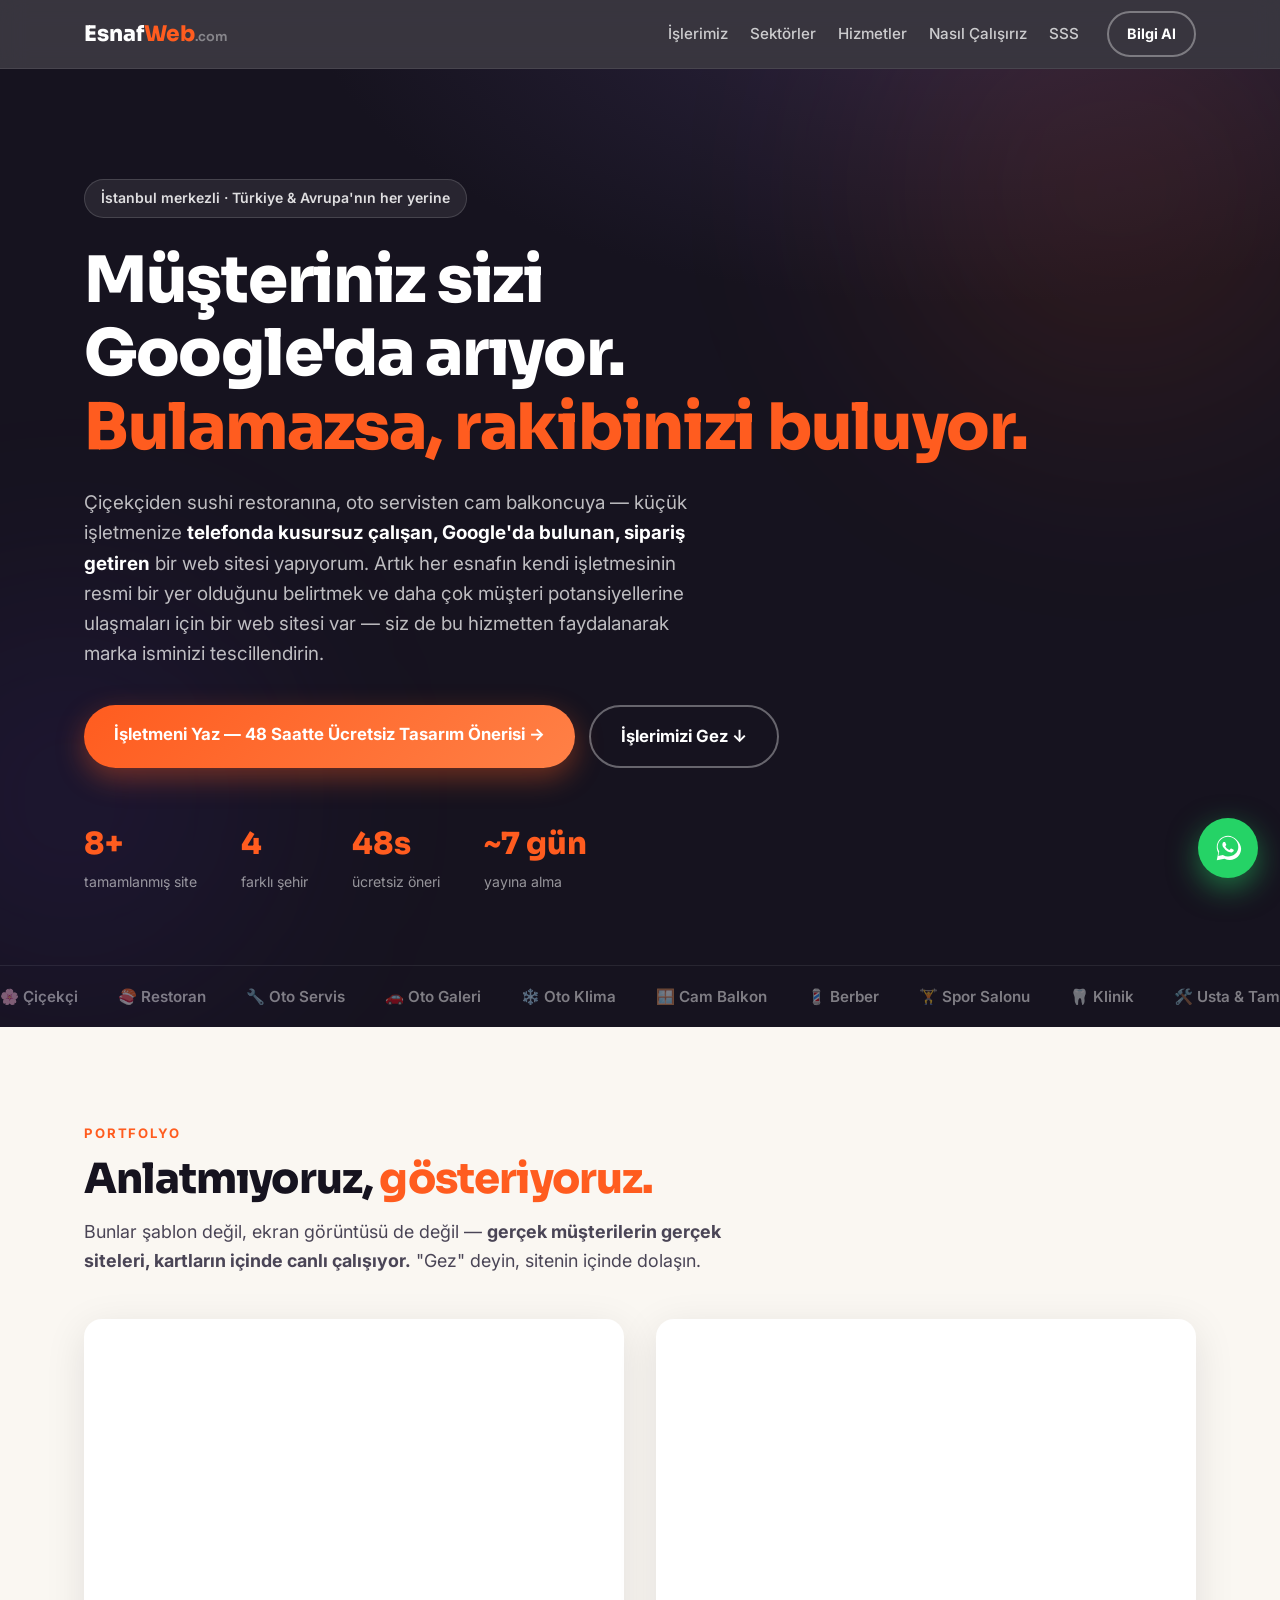
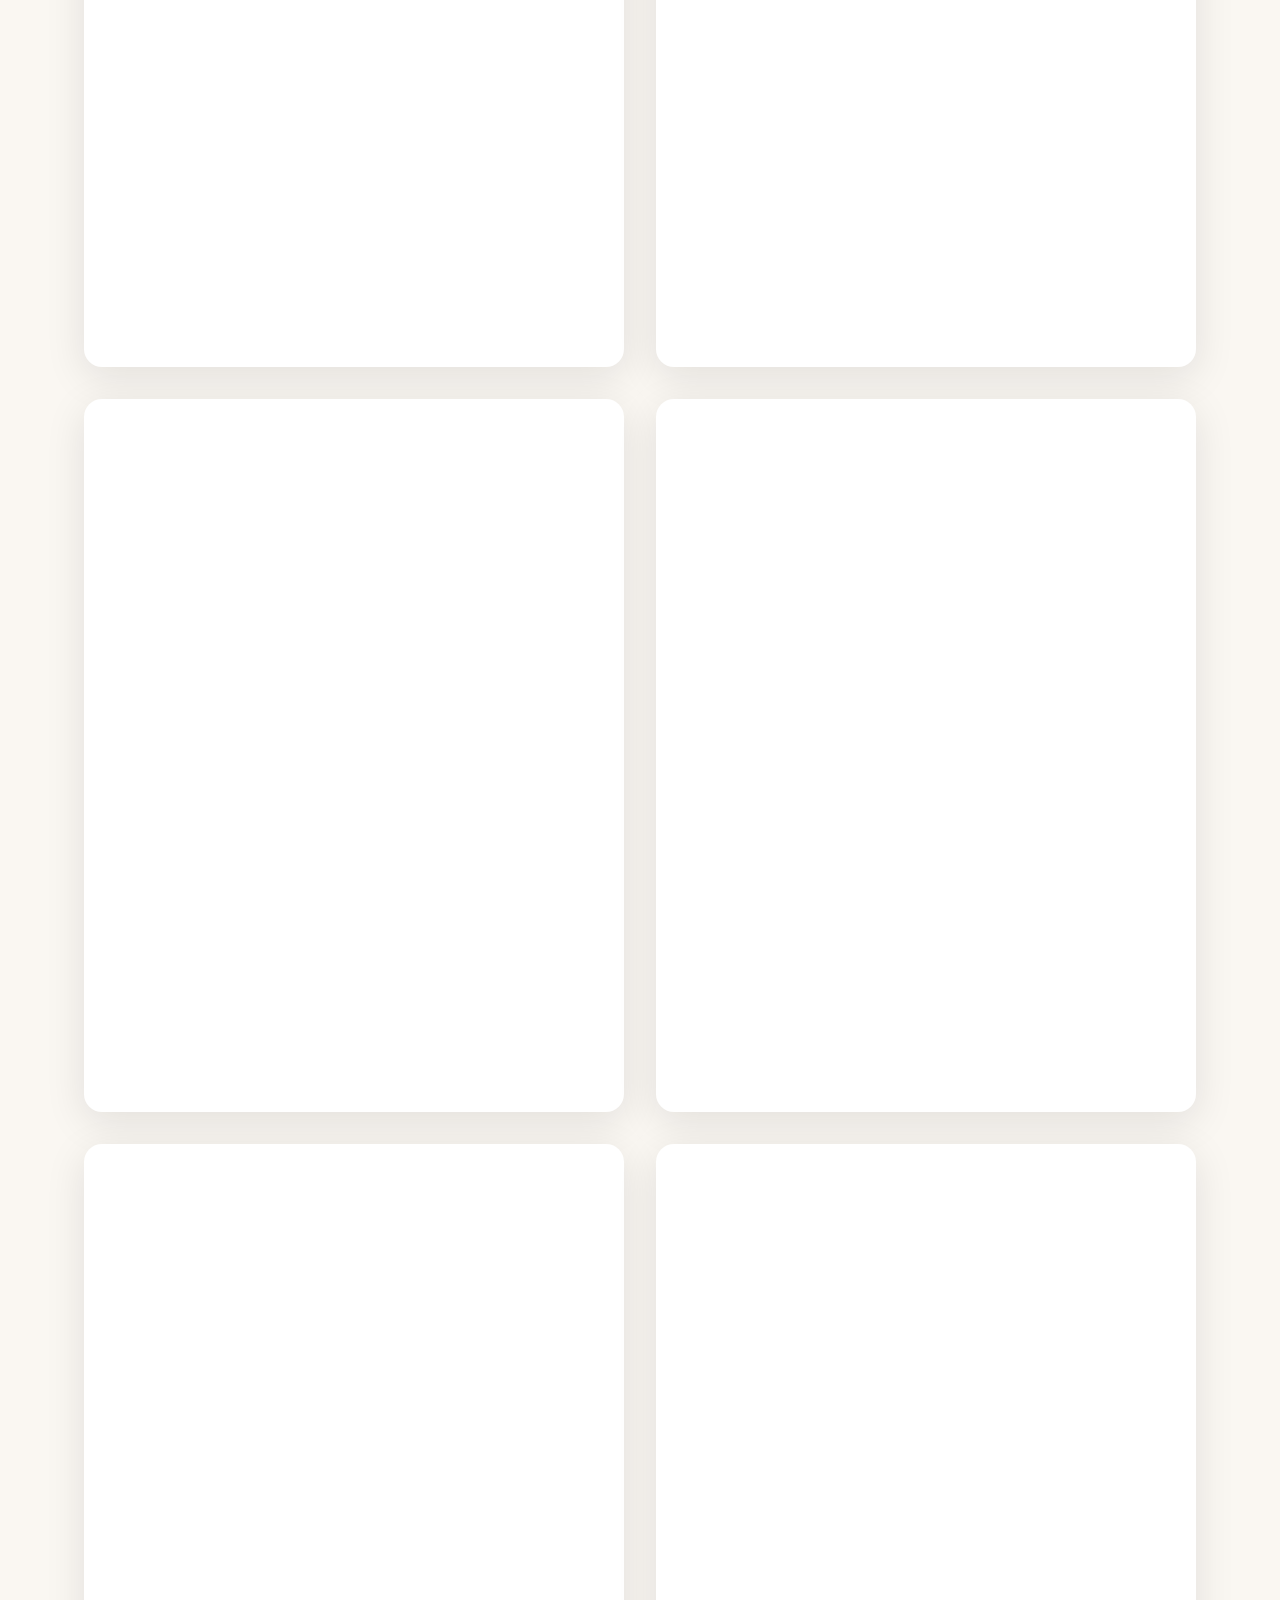
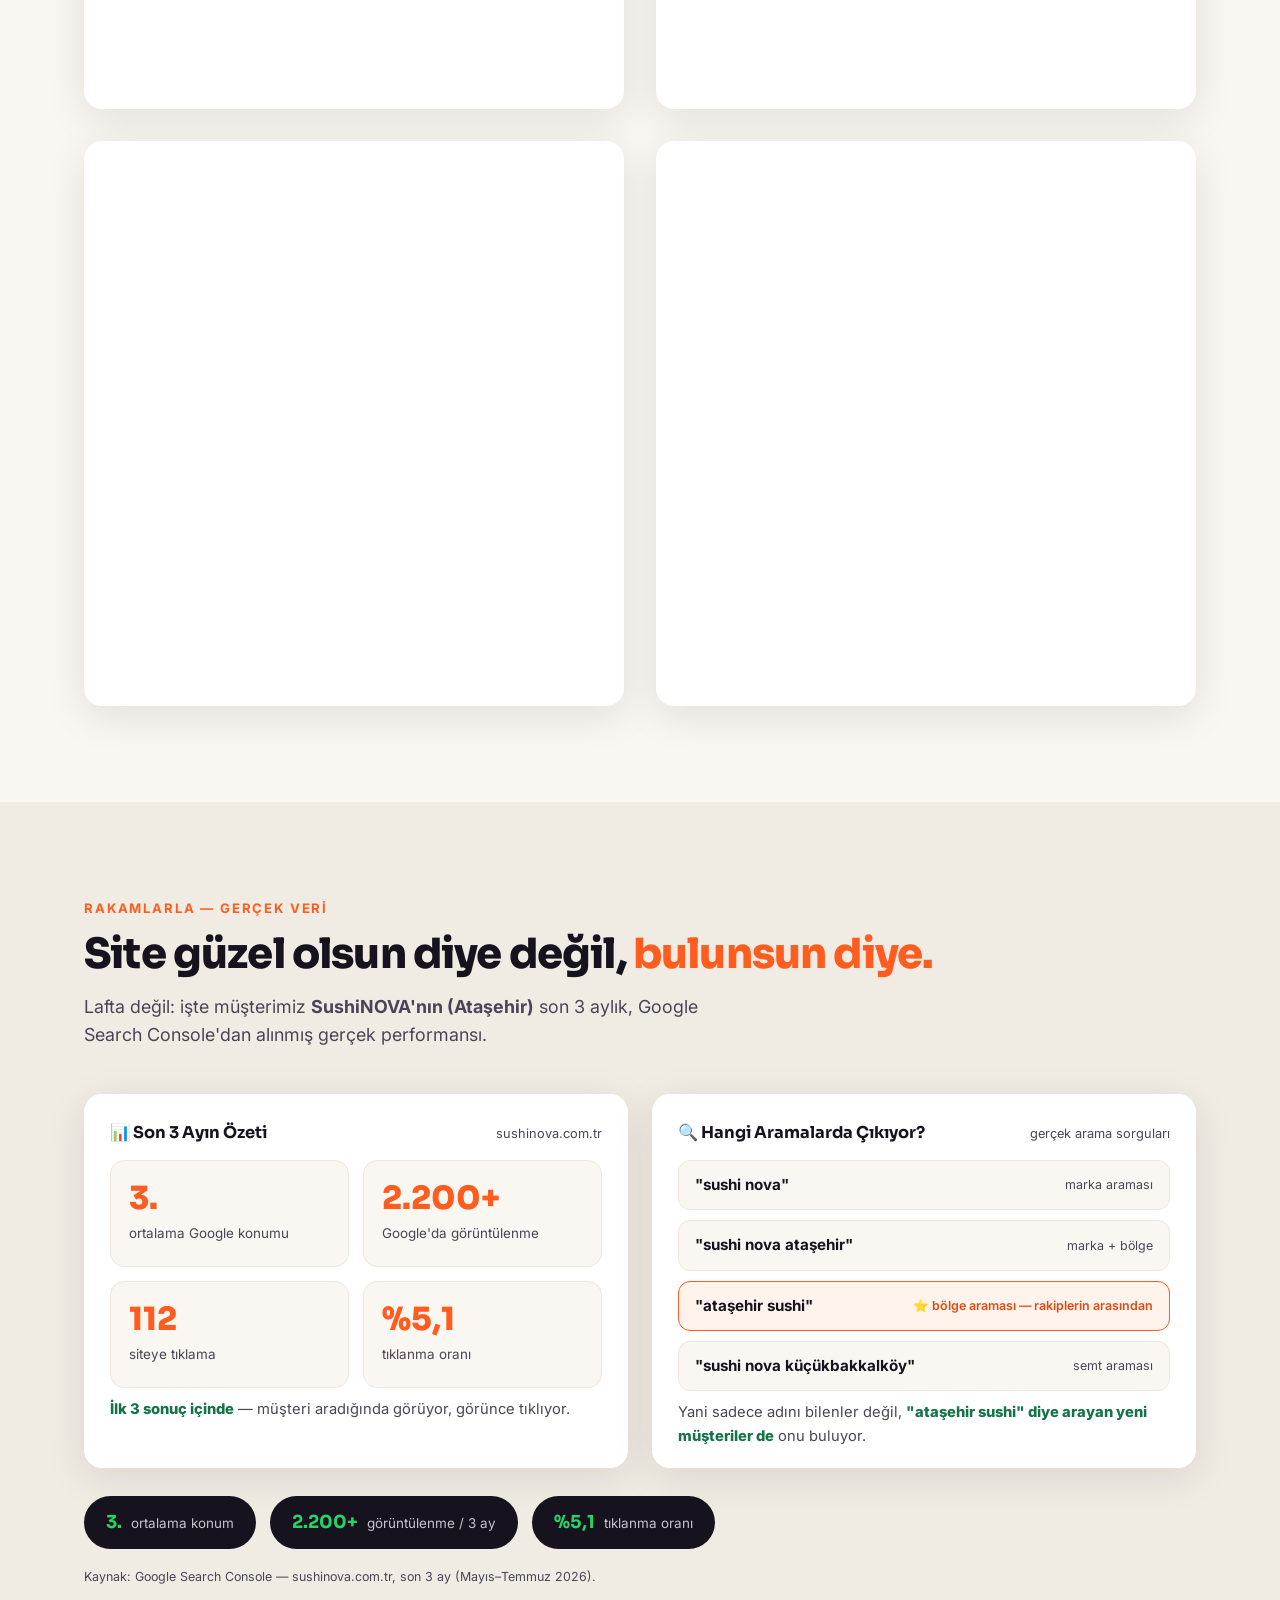
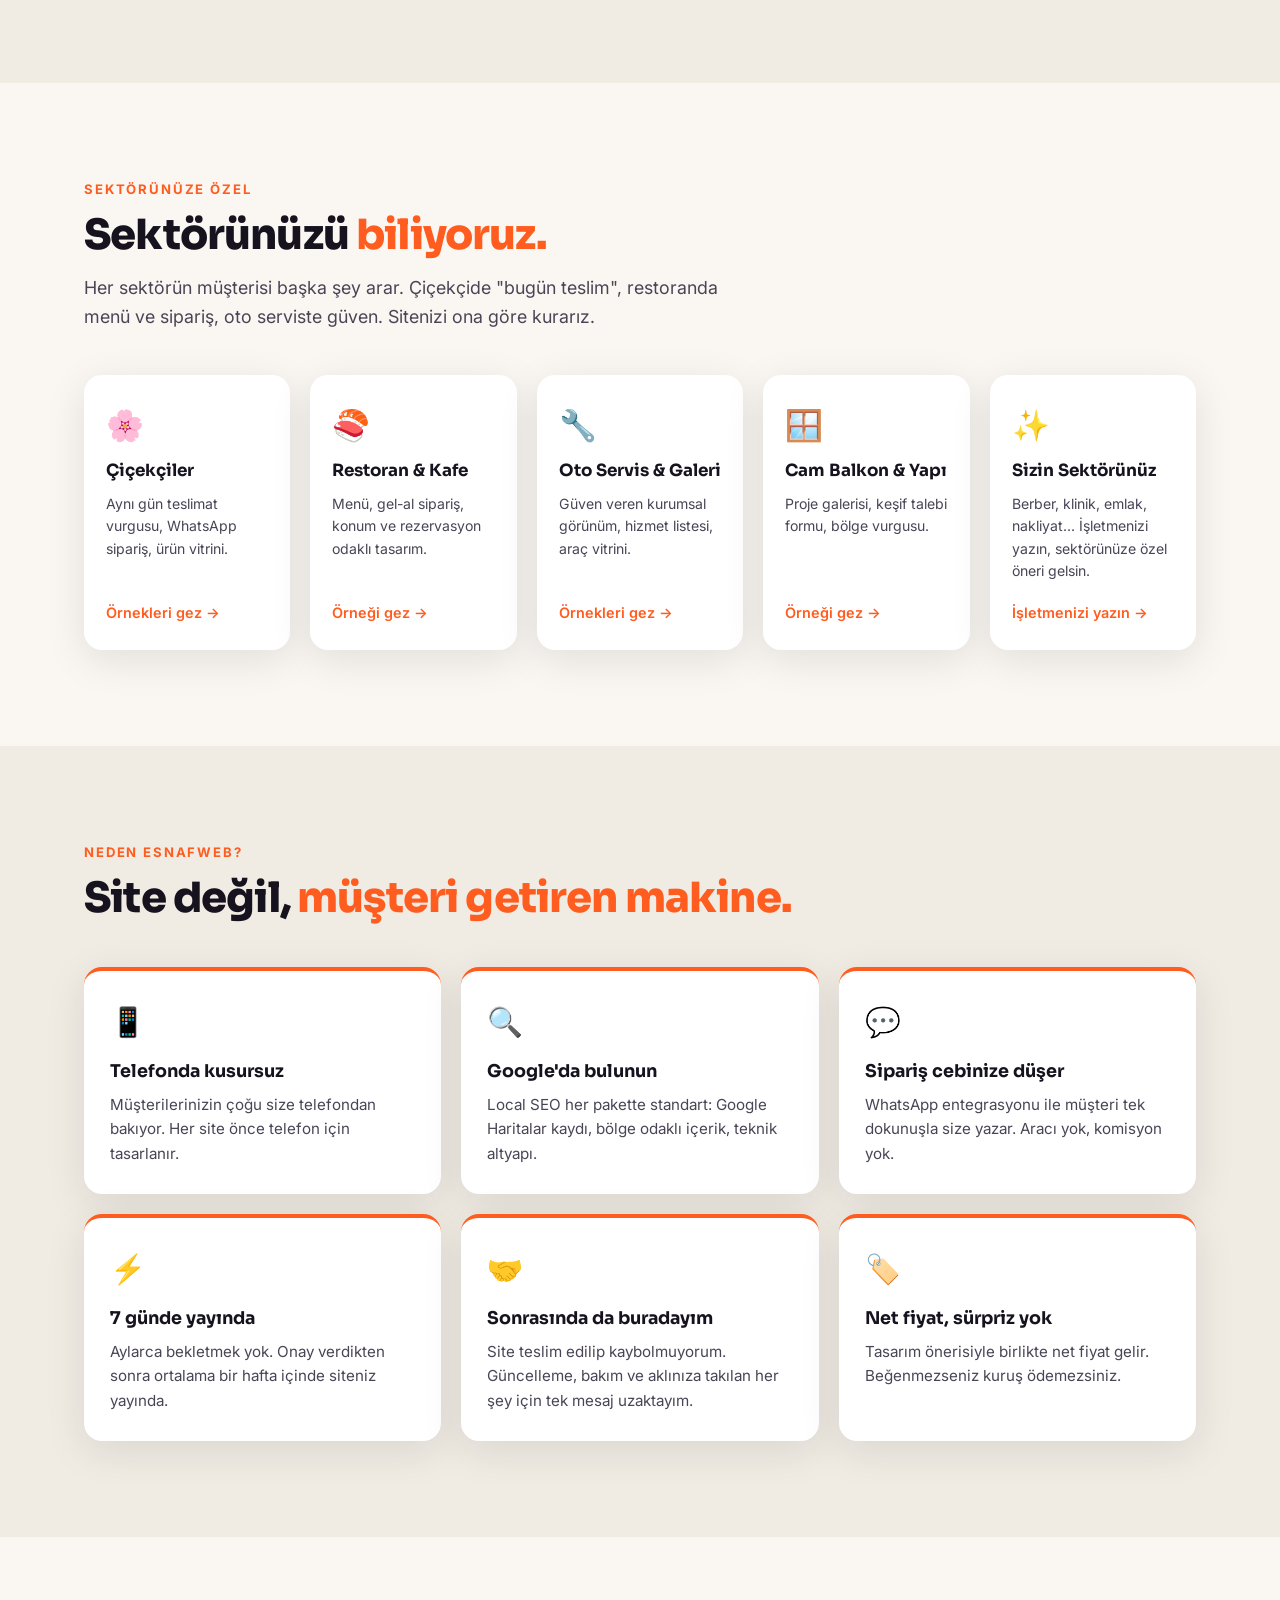
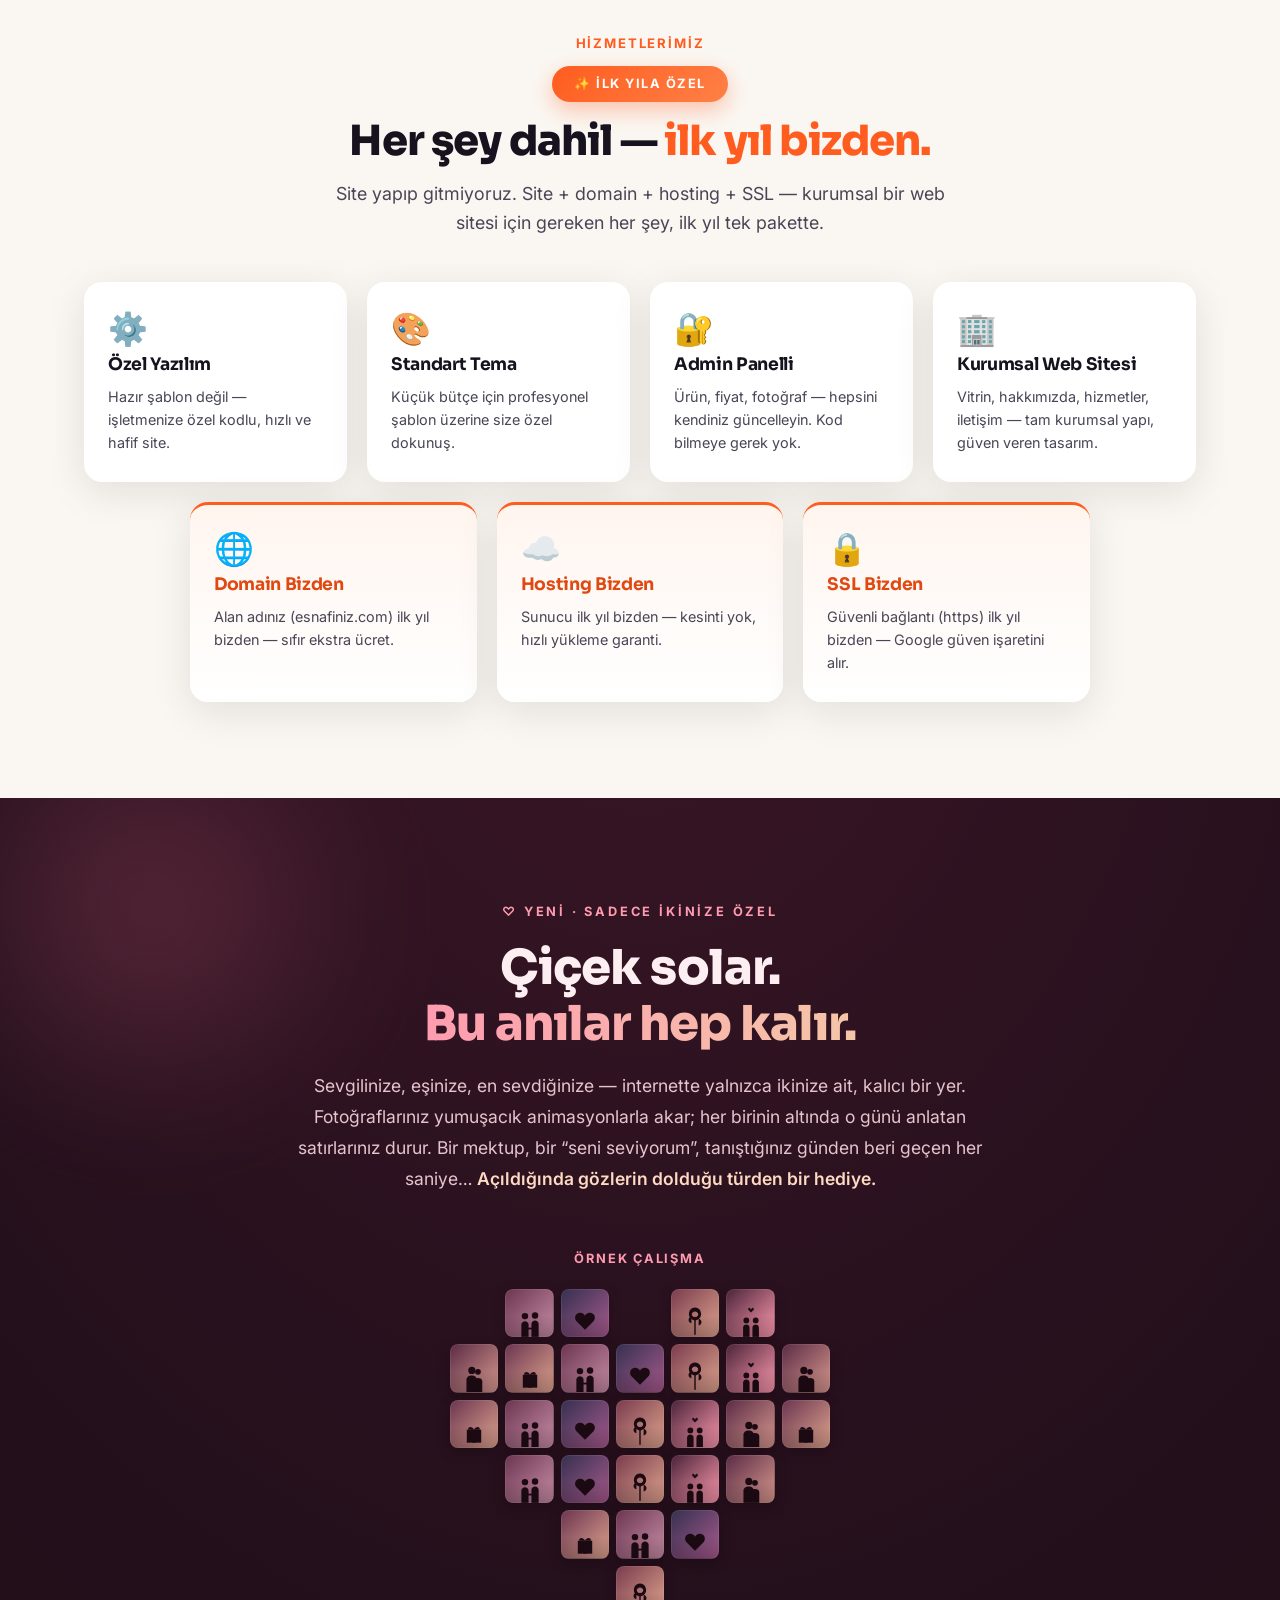
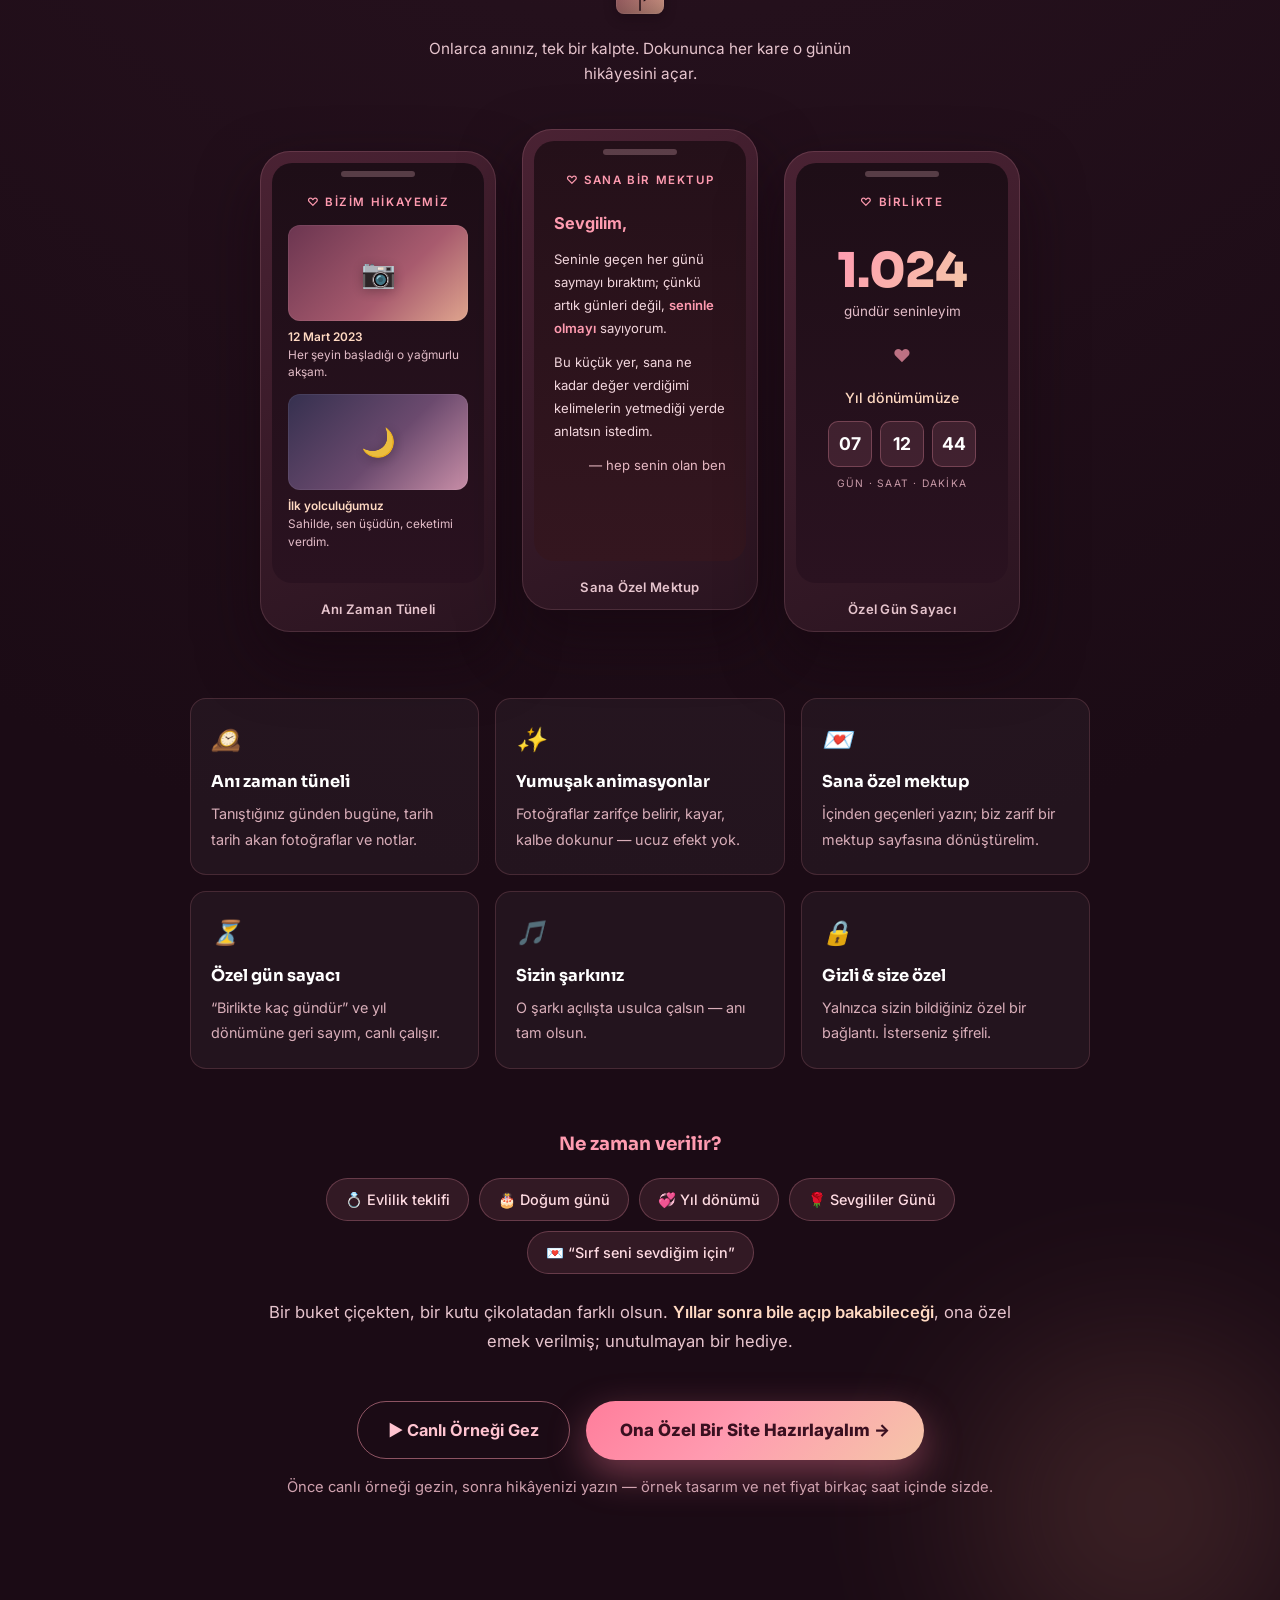
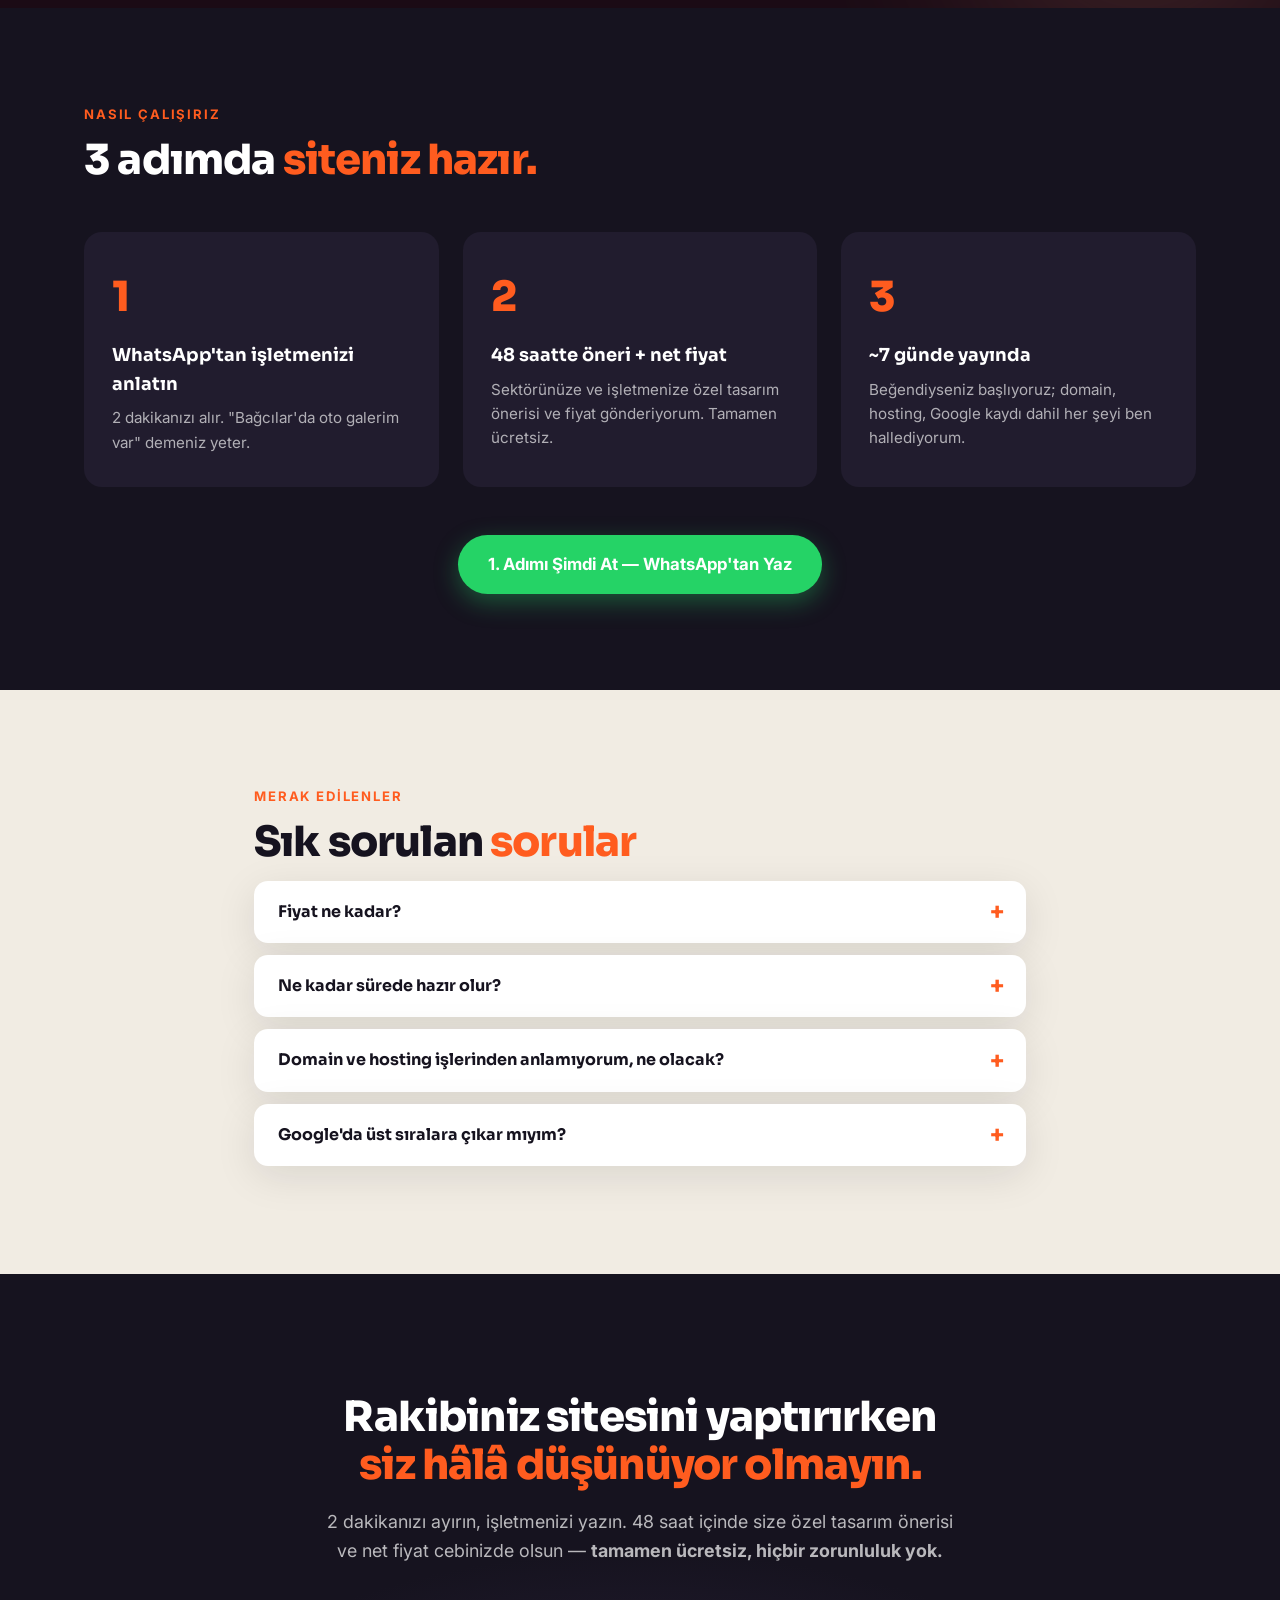
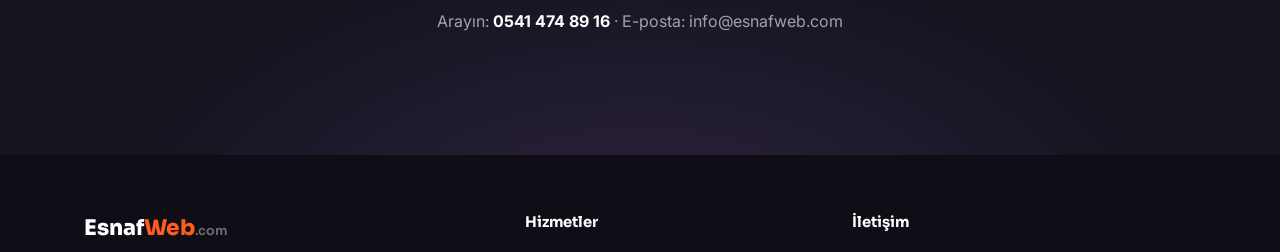
<file: index.html>
<!DOCTYPE html>
<html lang="tr">
<head>
  <meta charset="UTF-8">
  <meta name="viewport" content="width=device-width, initial-scale=1.0">
  <title>EsnafWeb | Esnafa Özel Web Sitesi Tasarımı — İstanbul, Türkiye & Avrupa</title>
  <meta name="description" content="Çiçekçi, restoran, oto servis, cam balkon... Küçük işletmenize telefonda kusursuz çalışan, Google'da bulunan, sipariş getiren web sitesi. 48 saatte ücretsiz tasarım önerisi, 7 günde yayında. İstanbul merkezli, Türkiye ve Avrupa'nın her yerine.">
  <meta name="keywords" content="esnaf web sitesi, küçük işletme web sitesi, istanbul web tasarım, çiçekçi web sitesi, restoran web sitesi, oto galeri web sitesi">
  <link rel="canonical" href="https://esnafweb.com/">
  <meta property="og:title" content="EsnafWeb — Esnafın Web Sitesini Yapan Marka">
  <meta property="og:description" content="Müşteriniz sizi Google'da arıyor. Bulamazsa rakibinizi buluyor. 48 saatte ücretsiz tasarım önerisi alın.">
  <meta property="og:type" content="website">
  <meta property="og:url" content="https://esnafweb.com/">
  <meta property="og:locale" content="tr_TR">
  <meta property="og:site_name" content="EsnafWeb">
  <meta property="og:image" content="https://esnafweb.com/images/og-image.jpg">
  <meta property="og:image:width" content="1200">
  <meta property="og:image:height" content="630">
  <meta name="twitter:card" content="summary_large_image">
  <meta name="twitter:title" content="EsnafWeb — Esnafın Web Sitesini Yapan Marka">
  <meta name="twitter:description" content="Müşteriniz sizi Google'da arıyor. Bulamazsa rakibinizi buluyor. 48 saatte ücretsiz tasarım önerisi alın.">
  <meta name="twitter:image" content="https://esnafweb.com/images/og-image.jpg">
  <meta name="theme-color" content="#16131f">
  <link rel="icon" href="images/favicon.svg" type="image/svg+xml">
  <link rel="apple-touch-icon" href="images/apple-touch-icon.png">
  <link rel="preconnect" href="https://fonts.googleapis.com">
  <link rel="preconnect" href="https://fonts.gstatic.com" crossorigin>
  <link href="https://fonts.googleapis.com/css2?family=Sora:wght@600;700;800&family=Inter:wght@400;500;600;700&display=swap" rel="stylesheet" media="print" onload="this.media='all'">
  <noscript><link href="https://fonts.googleapis.com/css2?family=Sora:wght@600;700;800&family=Inter:wght@400;500;600;700&display=swap" rel="stylesheet"></noscript>
  <link rel="stylesheet" href="styles.css">
  <script type="application/ld+json">
  {
    "@context": "https://schema.org",
    "@type": "ProfessionalService",
    "@id": "https://esnafweb.com/#business",
    "name": "EsnafWeb",
    "description": "Esnaf ve işletmelere özel web sitesi tasarımı. İstanbul merkezli; Türkiye ve Avrupa'nın her yerine hizmet.",
    "url": "https://esnafweb.com",
    "telephone": "+905414748916",
    "email": "info@esnafweb.com",
    "image": "https://esnafweb.com/images/og-image.jpg",
    "logo": "https://esnafweb.com/images/apple-touch-icon.png",
    "address": { "@type": "PostalAddress", "addressLocality": "İstanbul", "addressCountry": "TR" },
    "areaServed": ["İstanbul", "Türkiye", "Almanya", "Hollanda", "Fransa"],
    "priceRange": "₺₺",
    "knowsAbout": ["web tasarım", "local SEO", "küçük işletme web sitesi", "kurumsal web sitesi", "e-ticaret sitesi"],
    "openingHoursSpecification": [{
      "@type": "OpeningHoursSpecification",
      "dayOfWeek": ["Monday", "Tuesday", "Wednesday", "Thursday", "Friday", "Saturday"],
      "opens": "09:00",
      "closes": "21:00"
    }],
    "hasOfferCatalog": {
      "@type": "OfferCatalog",
      "name": "Web Tasarım Hizmetleri",
      "itemListElement": [
        { "@type": "Offer", "itemOffered": { "@type": "Service", "name": "Kurumsal Web Sitesi Tasarımı" } },
        { "@type": "Offer", "itemOffered": { "@type": "Service", "name": "Restoran ve Kafe Web Sitesi" } },
        { "@type": "Offer", "itemOffered": { "@type": "Service", "name": "E-Ticaret Sitesi" } },
        { "@type": "Offer", "itemOffered": { "@type": "Service", "name": "Local SEO ve Google İşletme Profili" } }
      ]
    }
  }
  </script>
  <script type="application/ld+json">
  {
    "@context": "https://schema.org",
    "@type": "FAQPage",
    "mainEntity": [
      {
        "@type": "Question",
        "name": "Web sitesi fiyatı ne kadar?",
        "acceptedAnswer": {
          "@type": "Answer",
          "text": "İşletmenize ve ihtiyacınıza göre değişir — tek sayfalık tanıtım sitesi ile sipariş sistemli site aynı fiyat olmaz. İşletmenizi yazın, 48 saat içinde tasarım önerisiyle birlikte net, sürprizsiz bir fiyat gönderiyoruz. Öneri tamamen ücretsizdir."
        }
      },
      {
        "@type": "Question",
        "name": "Web sitesi ne kadar sürede hazır olur?",
        "acceptedAnswer": {
          "@type": "Answer",
          "text": "Onay verdikten sonra ortalama 7 gün içinde siteniz yayında olur. Acil işlerde (kampanya, açılış vb.) daha da hızlanabiliriz."
        }
      },
      {
        "@type": "Question",
        "name": "Domain ve hosting işlerinden anlamıyorum, ne olacak?",
        "acceptedAnswer": {
          "@type": "Answer",
          "text": "Hiçbir şeyden anlamanıza gerek yok. Alan adı, hosting, e-posta, Google kaydı — hepsini sizin adınıza biz kuruyoruz. Her şey size ait olur, bize bağımlı kalmazsınız."
        }
      },
      {
        "@type": "Question",
        "name": "Google'da üst sıralara çıkar mıyım?",
        "acceptedAnswer": {
          "@type": "Answer",
          "text": "Her siteyi Google'ın sevdiği teknik altyapıyla ve bölgenize odaklı içerikle kurarız; Google Haritalar kaydınızı da yaparız. Kimse dürüstçe birinci sıra garantisi veremez, ama işletmenizin bölgenizde aranınca bulunması için gereken her şey pakete dahildir."
        }
      }
    ]
  }
  </script>
</head>
<body>

  <!-- ======= HEADER ======= -->
  <header class="site-header" id="top">
    <div class="container header-inner">
      <a href="#top" class="logo">Esnaf<span>Web</span><em>.com</em></a>
      <nav class="main-nav" id="mainNav">
        <a href="#isler">İşlerimiz</a>
        <a href="#sektorler">Sektörler</a>
        <a href="#hizmetler">Hizmetler</a>
        <a href="#surec">Nasıl Çalışırız</a>
        <a href="#sss">SSS</a>
        <a href="#" class="nav-cta" data-wa>İşletmeni Yaz →</a>
      </nav>
      <a href="#" class="btn btn-ghost btn-sm" data-wa>Bilgi Al</a>
      <button class="nav-toggle" id="navToggle" aria-label="Menü" aria-expanded="false">
        <span></span><span></span><span></span>
      </button>
    </div>
  </header>
  <div class="nav-backdrop" id="navBackdrop"></div>

  <!-- ======= HERO ======= -->
  <section class="hero">
    <div class="hero-glow hero-glow-1"></div>
    <div class="hero-glow hero-glow-2"></div>
    <div class="container hero-inner">
      <p class="hero-kicker">İstanbul merkezli · Türkiye &amp; Avrupa'nın her yerine</p>
      <h1>Müşteriniz sizi <br>Google'da arıyor.<br><span class="accent">Bulamazsa, rakibinizi buluyor.</span></h1>
      <p class="hero-sub">Çiçekçiden sushi restoranına, oto servisten cam balkoncuya — küçük işletmenize <strong>telefonda kusursuz çalışan, Google'da bulunan, sipariş getiren</strong> bir web sitesi yapıyorum. Artık her esnafın kendi işletmesinin resmi bir yer olduğunu belirtmek ve daha çok müşteri potansiyellerine ulaşmaları için bir web sitesi var — siz de bu hizmetten faydalanarak marka isminizi tescillendirin.</p>
      <div class="hero-cta">
        <a href="#" class="btn btn-primary btn-lg" data-wa>İşletmeni Yaz — 48 Saatte Ücretsiz Tasarım Önerisi →</a>
        <a href="#isler" class="btn btn-ghost btn-lg">İşlerimizi Gez ↓</a>
      </div>
      <div class="hero-stats">
        <div class="stat"><b>8+</b><span>tamamlanmış site</span></div>
        <div class="stat"><b>4</b><span>farklı şehir</span></div>
        <div class="stat"><b>48s</b><span>ücretsiz öneri</span></div>
        <div class="stat"><b>~7 gün</b><span>yayına alma</span></div>
      </div>
    </div>
    <div class="marquee" aria-hidden="true">
      <div class="marquee-track">
        <span>🌸 Çiçekçi</span><span>🍣 Restoran</span><span>🔧 Oto Servis</span><span>🚗 Oto Galeri</span><span>❄️ Oto Klima</span><span>🪟 Cam Balkon</span><span>💈 Berber</span><span>🏋️ Spor Salonu</span><span>🦷 Klinik</span><span>🛠️ Usta &amp; Tamirci</span>
        <span>🌸 Çiçekçi</span><span>🍣 Restoran</span><span>🔧 Oto Servis</span><span>🚗 Oto Galeri</span><span>❄️ Oto Klima</span><span>🪟 Cam Balkon</span><span>💈 Berber</span><span>🏋️ Spor Salonu</span><span>🦷 Klinik</span><span>🛠️ Usta &amp; Tamirci</span>
      </div>
    </div>
  </section>

  <!-- ======= PORTFOLYO ======= -->
  <section class="section" id="isler">
    <div class="container">
      <p class="section-kicker">Portfolyo</p>
      <h2>Anlatmıyoruz, <span class="accent">gösteriyoruz.</span></h2>
      <p class="section-sub">Bunlar şablon değil, ekran görüntüsü de değil — <strong>gerçek müşterilerin gerçek siteleri, kartların içinde canlı çalışıyor.</strong> "Gez" deyin, sitenin içinde dolaşın.</p>
      <div class="portfolio-grid" id="portfolioGrid"><!-- JS dolduruyor --></div>
    </div>
  </section>

  <!-- ======= SONUÇLAR ======= -->
  <section class="section section-alt" id="sonuclar">
    <div class="container">
      <p class="section-kicker">Rakamlarla — Gerçek Veri</p>
      <h2>Site güzel olsun diye değil, <span class="accent">bulunsun diye.</span></h2>
      <p class="section-sub">Lafta değil: işte müşterimiz <strong>SushiNOVA'nın (Ataşehir)</strong> son 3 aylık, Google Search Console'dan alınmış gerçek performansı.</p>
      <div class="stats-grid">
        <div class="stats-card">
          <div class="stats-head"><b>📊 Son 3 Ayın Özeti</b><span>sushinova.com.tr</span></div>
          <div class="stat-tiles">
            <div class="tile"><b>3.</b><span>ortalama Google konumu</span></div>
            <div class="tile"><b data-count="2200" data-suffix="+">0</b><span>Google'da görüntülenme</span></div>
            <div class="tile"><b data-count="112">0</b><span>siteye tıklama</span></div>
            <div class="tile"><b>%5,1</b><span>tıklanma oranı</span></div>
          </div>
          <p class="stats-foot"><b class="up">İlk 3 sonuç içinde</b> — müşteri aradığında görüyor, görünce tıklıyor.</p>
        </div>
        <div class="stats-card">
          <div class="stats-head"><b>🔍 Hangi Aramalarda Çıkıyor?</b><span>gerçek arama sorguları</span></div>
          <ul class="query-list">
            <li><span>"sushi nova"</span><em>marka araması</em></li>
            <li><span>"sushi nova ataşehir"</span><em>marka + bölge</em></li>
            <li class="hot"><span>"ataşehir sushi"</span><em>⭐ bölge araması — rakiplerin arasından</em></li>
            <li><span>"sushi nova küçükbakkalköy"</span><em>semt araması</em></li>
          </ul>
          <p class="stats-foot">Yani sadece adını bilenler değil, <b class="up">"ataşehir sushi" diye arayan yeni müşteriler de</b> onu buluyor.</p>
        </div>
      </div>
      <div class="stats-pills">
        <div class="stat-pill"><b>3.</b><span>ortalama konum</span></div>
        <div class="stat-pill"><b>2.200+</b><span>görüntülenme / 3 ay</span></div>
        <div class="stat-pill"><b>%5,1</b><span>tıklanma oranı</span></div>
      </div>
      <p class="stats-note">Kaynak: Google Search Console — sushinova.com.tr, son 3 ay (Mayıs–Temmuz 2026).</p>
    </div>
  </section>

  <!-- ======= SEKTÖRLER ======= -->
  <section class="section" id="sektorler">
    <div class="container">
      <p class="section-kicker">Sektörünüze Özel</p>
      <h2>Sektörünüzü <span class="accent">biliyoruz.</span></h2>
      <p class="section-sub">Her sektörün müşterisi başka şey arar. Çiçekçide "bugün teslim", restoranda menü ve sipariş, oto serviste güven. Sitenizi ona göre kurarız.</p>
      <div class="sector-grid">
        <a href="#isler" class="sector-card"><i>🌸</i><b>Çiçekçiler</b><span>Aynı gün teslimat vurgusu, WhatsApp sipariş, ürün vitrini.</span><em class="sector-cta">Örnekleri gez →</em></a>
        <a href="#isler" class="sector-card"><i>🍣</i><b>Restoran &amp; Kafe</b><span>Menü, gel-al sipariş, konum ve rezervasyon odaklı tasarım.</span><em class="sector-cta">Örneği gez →</em></a>
        <a href="#isler" class="sector-card"><i>🔧</i><b>Oto Servis &amp; Galeri</b><span>Güven veren kurumsal görünüm, hizmet listesi, araç vitrini.</span><em class="sector-cta">Örnekleri gez →</em></a>
        <a href="#isler" class="sector-card"><i>🪟</i><b>Cam Balkon &amp; Yapı</b><span>Proje galerisi, keşif talebi formu, bölge vurgusu.</span><em class="sector-cta">Örneği gez →</em></a>
        <a href="#" class="sector-card" data-wa><i>✨</i><b>Sizin Sektörünüz</b><span>Berber, klinik, emlak, nakliyat... İşletmenizi yazın, sektörünüze özel öneri gelsin.</span><em class="sector-cta">İşletmenizi yazın →</em></a>
      </div>
    </div>
  </section>

  <!-- ======= NEDEN ======= -->
  <section class="section section-alt" id="neden">
    <div class="container">
      <p class="section-kicker">Neden EsnafWeb?</p>
      <h2>Site değil, <span class="accent">müşteri getiren makine.</span></h2>
      <div class="why-grid">
        <div class="why-card"><i>📱</i><b>Telefonda kusursuz</b><p>Müşterilerinizin çoğu size telefondan bakıyor. Her site önce telefon için tasarlanır.</p></div>
        <div class="why-card"><i>🔍</i><b>Google'da bulunun</b><p>Local SEO her pakette standart: Google Haritalar kaydı, bölge odaklı içerik, teknik altyapı.</p></div>
        <div class="why-card"><i>💬</i><b>Sipariş cebinize düşer</b><p>WhatsApp entegrasyonu ile müşteri tek dokunuşla size yazar. Aracı yok, komisyon yok.</p></div>
        <div class="why-card"><i>⚡</i><b>7 günde yayında</b><p>Aylarca bekletmek yok. Onay verdikten sonra ortalama bir hafta içinde siteniz yayında.</p></div>
        <div class="why-card"><i>🤝</i><b>Sonrasında da buradayım</b><p>Site teslim edilip kaybolmuyorum. Güncelleme, bakım ve aklınıza takılan her şey için tek mesaj uzaktayım.</p></div>
        <div class="why-card"><i>🏷️</i><b>Net fiyat, sürpriz yok</b><p>Tasarım önerisiyle birlikte net fiyat gelir. Beğenmezseniz kuruş ödemezsiniz.</p></div>
      </div>
    </div>
  </section>

  <!-- ======= HİZMETLERİMİZ ======= -->
  <section class="section" id="hizmetler">
    <div class="container center">
      <p class="section-kicker">Hizmetlerimiz</p>
      <div class="services-badge">✨ İlk Yıla Özel</div>
      <h2>Her şey dahil — <span class="accent">ilk yıl bizden.</span></h2>
      <p class="section-sub">Site yapıp gitmiyoruz. Site + domain + hosting + SSL — kurumsal bir web sitesi için gereken her şey, ilk yıl tek pakette.</p>
      <div class="services-grid">
        <div class="service-card"><i>⚙️</i><h3>Özel Yazılım</h3><p>Hazır şablon değil — işletmenize özel kodlu, hızlı ve hafif site.</p></div>
        <div class="service-card"><i>🎨</i><h3>Standart Tema</h3><p>Küçük bütçe için profesyonel şablon üzerine size özel dokunuş.</p></div>
        <div class="service-card"><i>🔐</i><h3>Admin Panelli</h3><p>Ürün, fiyat, fotoğraf — hepsini kendiniz güncelleyin. Kod bilmeye gerek yok.</p></div>
        <div class="service-card"><i>🏢</i><h3>Kurumsal Web Sitesi</h3><p>Vitrin, hakkımızda, hizmetler, iletişim — tam kurumsal yapı, güven veren tasarım.</p></div>
      </div>
      <div class="services-grid services-grid-included">
        <div class="service-card included"><i>🌐</i><h3>Domain Bizden</h3><p>Alan adınız (esnafiniz.com) ilk yıl bizden — sıfır ekstra ücret.</p></div>
        <div class="service-card included"><i>☁️</i><h3>Hosting Bizden</h3><p>Sunucu ilk yıl bizden — kesinti yok, hızlı yükleme garanti.</p></div>
        <div class="service-card included"><i>🔒</i><h3>SSL Bizden</h3><p>Güvenli bağlantı (https) ilk yıl bizden — Google güven işaretini alır.</p></div>
      </div>
    </div>
  </section>

  <!-- ======= SEVGİLİYE ÖZEL HEDİYE SİTESİ ======= -->
  <section class="gift-section" id="hediye">
    <div class="gift-glow gift-glow-1"></div>
    <div class="gift-glow gift-glow-2"></div>
    <div class="gift-hearts" aria-hidden="true">
      <span>♥</span><span>♥</span><span>♥</span><span>♥</span><span>♥</span><span>♥</span>
    </div>
    <div class="container">
      <div class="gift-head">
        <p class="gift-kicker">♡ Yeni · Sadece İkinize Özel</p>
        <h2 class="gift-title">Çiçek solar.<br><em>Bu anılar hep kalır.</em></h2>
        <p class="gift-sub">Sevgilinize, eşinize, en sevdiğinize — internette yalnızca ikinize ait, kalıcı bir yer.
          Fotoğraflarınız yumuşacık animasyonlarla akar; her birinin altında o günü anlatan satırlarınız durur.
          Bir mektup, bir “seni seviyorum”, tanıştığınız günden beri geçen her saniye…
          <strong>Açıldığında gözlerin dolduğu türden bir hediye.</strong></p>
      </div>

      <!-- ÖRNEK: KALP ŞEKLİNDE ANI KOLAJI -->
      <div class="gift-collage-wrap">
        <p class="gift-collage-label">Örnek Çalışma</p>
        <div class="gift-heart" id="giftHeart" aria-label="Kalp şeklinde fotoğraf kolajı örneği">
          <i></i><span class="ph"></span><span class="ph"></span><i></i><span class="ph"></span><span class="ph"></span><i></i>
          <span class="ph"></span><span class="ph"></span><span class="ph"></span><span class="ph"></span><span class="ph"></span><span class="ph"></span><span class="ph"></span>
          <span class="ph"></span><span class="ph"></span><span class="ph"></span><span class="ph"></span><span class="ph"></span><span class="ph"></span><span class="ph"></span>
          <i></i><span class="ph"></span><span class="ph"></span><span class="ph"></span><span class="ph"></span><span class="ph"></span><i></i>
          <i></i><i></i><span class="ph"></span><span class="ph"></span><span class="ph"></span><i></i><i></i>
          <i></i><i></i><i></i><span class="ph"></span><i></i><i></i><i></i>
        </div>
        <p class="gift-collage-cap">Onlarca anınız, tek bir kalpte. Dokununca her kare o günün hikâyesini açar.</p>
      </div>

      <!-- ÖRNEK ÇALIŞMALAR -->
      <div class="gift-showcase">
        <!-- 1: Anı zaman tüneli -->
        <figure class="gift-phone">
          <div class="gift-phone-notch"></div>
          <div class="gift-screen">
            <div class="gs-top">♡ bizim hikayemiz</div>
            <div class="gs-photo gs-photo-a"><span>📷</span></div>
            <p class="gs-cap"><b>12 Mart 2023</b><br>Her şeyin başladığı o yağmurlu akşam.</p>
            <div class="gs-photo gs-photo-b"><span>🌙</span></div>
            <p class="gs-cap"><b>İlk yolculuğumuz</b><br>Sahilde, sen üşüdün, ceketimi verdim.</p>
          </div>
          <figcaption>Anı Zaman Tüneli</figcaption>
        </figure>

        <!-- 2: Mektup -->
        <figure class="gift-phone gift-phone-center">
          <div class="gift-phone-notch"></div>
          <div class="gift-screen gs-letter">
            <div class="gs-top">♡ sana bir mektup</div>
            <div class="gs-letter-body">
              <p class="gs-hi">Sevgilim,</p>
              <p>Seninle geçen her günü saymayı bıraktım; çünkü artık günleri değil, <em>seninle olmayı</em> sayıyorum.</p>
              <p>Bu küçük yer, sana ne kadar değer verdiğimi kelimelerin yetmediği yerde anlatsın istedim.</p>
              <p class="gs-sign">— hep senin olan ben</p>
            </div>
          </div>
          <figcaption>Sana Özel Mektup</figcaption>
        </figure>

        <!-- 3: Sayaç / özel gün -->
        <figure class="gift-phone">
          <div class="gift-phone-notch"></div>
          <div class="gift-screen gs-counter">
            <div class="gs-top">♡ birlikte</div>
            <div class="gs-count-num">1.024</div>
            <div class="gs-count-label">gündür seninleyim</div>
            <div class="gs-divider">♥</div>
            <p class="gs-next">Yıl dönümümüze</p>
            <div class="gs-count-pills"><span>07</span><span>12</span><span>44</span></div>
            <p class="gs-next-sub">gün · saat · dakika</p>
          </div>
          <figcaption>Özel Gün Sayacı</figcaption>
        </figure>
      </div>

      <!-- NELER VAR -->
      <div class="gift-features">
        <div class="gift-feat"><i>🕰️</i><b>Anı zaman tüneli</b><span>Tanıştığınız günden bugüne, tarih tarih akan fotoğraflar ve notlar.</span></div>
        <div class="gift-feat"><i>✨</i><b>Yumuşak animasyonlar</b><span>Fotoğraflar zarifçe belirir, kayar, kalbe dokunur — ucuz efekt yok.</span></div>
        <div class="gift-feat"><i>💌</i><b>Sana özel mektup</b><span>İçinden geçenleri yazın; biz zarif bir mektup sayfasına dönüştürelim.</span></div>
        <div class="gift-feat"><i>⏳</i><b>Özel gün sayacı</b><span>“Birlikte kaç gündür” ve yıl dönümüne geri sayım, canlı çalışır.</span></div>
        <div class="gift-feat"><i>🎵</i><b>Sizin şarkınız</b><span>O şarkı açılışta usulca çalsın — anı tam olsun.</span></div>
        <div class="gift-feat"><i>🔒</i><b>Gizli & size özel</b><span>Yalnızca sizin bildiğiniz özel bir bağlantı. İsterseniz şifreli.</span></div>
      </div>

      <!-- HEDİYE VURGUSU -->
      <div class="gift-gift">
        <p class="gift-gift-lead">Ne zaman verilir?</p>
        <div class="gift-occasions">
          <span>💍 Evlilik teklifi</span>
          <span>🎂 Doğum günü</span>
          <span>💞 Yıl dönümü</span>
          <span>🌹 Sevgililer Günü</span>
          <span>💌 “Sırf seni sevdiğim için”</span>
        </div>
        <p class="gift-gift-note">Bir buket çiçekten, bir kutu çikolatadan farklı olsun.
          <strong>Yıllar sonra bile açıp bakabileceği</strong>, ona özel emek verilmiş; unutulmayan bir hediye.</p>
      </div>

      <div class="gift-cta-wrap">
        <a href="demo/sevgiliye-ozel/" class="btn gift-btn-demo" target="_blank" rel="noopener">▶ Canlı Örneği Gez</a>
        <a href="#" class="btn gift-btn" data-wa-gift>Ona Özel Bir Site Hazırlayalım →</a>
        <span class="gift-cta-note">Önce canlı örneği gezin, sonra hikâyenizi yazın — örnek tasarım ve net fiyat birkaç saat içinde sizde.</span>
      </div>
    </div>
  </section>

  <!-- ======= SÜREÇ ======= -->
  <section class="section section-dark" id="surec">
    <div class="container">
      <p class="section-kicker">Nasıl Çalışırız</p>
      <h2>3 adımda <span class="accent">siteniz hazır.</span></h2>
      <div class="steps">
        <div class="step"><em>1</em><b>WhatsApp'tan işletmenizi anlatın</b><p>2 dakikanızı alır. "Bağcılar'da oto galerim var" demeniz yeter.</p></div>
        <div class="step"><em>2</em><b>48 saatte öneri + net fiyat</b><p>Sektörünüze ve işletmenize özel tasarım önerisi ve fiyat gönderiyorum. Tamamen ücretsiz.</p></div>
        <div class="step"><em>3</em><b>~7 günde yayında</b><p>Beğendiyseniz başlıyoruz; domain, hosting, Google kaydı dahil her şeyi ben hallediyorum.</p></div>
      </div>
      <div class="center"><a href="#" class="btn btn-wa btn-lg" data-wa>1. Adımı Şimdi At — WhatsApp'tan Yaz</a></div>
    </div>
  </section>

  <!-- ======= SSS ======= -->
  <section class="section section-alt" id="sss">
    <div class="container container-narrow">
      <p class="section-kicker">Merak Edilenler</p>
      <h2>Sık sorulan <span class="accent">sorular</span></h2>
      <div class="faq" id="faqList">
        <details><summary>Fiyat ne kadar?</summary><p>İşletmenize ve ihtiyacınıza göre değişir — tek sayfalık tanıtım sitesi ile sipariş sistemli site aynı fiyat olmaz. WhatsApp'tan işletmenizi yazın, 48 saat içinde tasarım önerisiyle birlikte <b>net, sürprizsiz bir fiyat</b> göndereyim. Öneri tamamen ücretsizdir.</p></details>
        <details><summary>Ne kadar sürede hazır olur?</summary><p>Onay verdikten sonra ortalama <b>7 gün</b> içinde siteniz yayında olur. Acil işlerde (kampanya, açılış vb.) daha da hızlanabiliriz.</p></details>
        <details><summary>Domain ve hosting işlerinden anlamıyorum, ne olacak?</summary><p>Hiçbir şeyden anlamanıza gerek yok. Alan adı, hosting, e-posta, Google kaydı — hepsini <b>sizin adınıza</b> ben kuruyorum. Her şey size ait olur, bana bağımlı kalmazsınız.</p></details>
        <details><summary>Google'da üst sıralara çıkar mıyım?</summary><p>Her siteyi Google'ın sevdiği teknik altyapıyla ve bölgenize odaklı içerikle kurarım; Google Haritalar kaydınızı da yaparım. Kimse dürüstçe "1. sıra garantisi" veremez, ama işletmenizin <b>bölgenizde aranınca bulunması</b> için gereken her şey pakete dahildir.</p></details>
      </div>
    </div>
  </section>

  <!-- ======= SON CTA ======= -->
  <section class="section final-cta" id="iletisim">
    <div class="container center">
      <h2>Rakibiniz sitesini yaptırırken<br><span class="accent">siz hâlâ düşünüyor olmayın.</span></h2>
      <p class="section-sub">2 dakikanızı ayırın, işletmenizi yazın. 48 saat içinde size özel tasarım önerisi ve net fiyat cebinizde olsun — <strong>tamamen ücretsiz, hiçbir zorunluluk yok.</strong></p>
      <p class="contact-alt">Arayın: <a href="tel:+905414748916" data-tel-link><b data-tel>0541 474 89 16</b></a> · E-posta: <a href="mailto:info@esnafweb.com" data-mail><b>info@esnafweb.com</b></a></p>
    </div>
  </section>

  <!-- ======= FOOTER ======= -->
  <footer class="site-footer">
    <div class="container footer-inner">
      <div>
        <a href="#top" class="logo">Esnaf<span>Web</span><em>.com</em></a>
        <p>İstanbul merkezli web tasarım. Türkiye'nin ve Avrupa'nın her yerindeki küçük işletmelere hizmet verir.</p>
      </div>
      <div class="footer-links">
        <b>Hizmetler</b>
        <ul class="footer-list">
          <li>Web Tasarım</li>
          <li>Local SEO</li>
          <li>Google Haritalar Kaydı</li>
          <li>Bakım &amp; Güncelleme</li>
        </ul>
      </div>
      <div class="footer-links">
        <b>İletişim</b>
        <ul class="footer-list">
          <li><a href="tel:+905414748916" data-tel-link><span data-tel>0541 474 89 16</span></a></li>
          <li><a href="mailto:info@esnafweb.com" data-mail>info@esnafweb.com</a></li>
          <li><a href="#" data-wa>WhatsApp'tan yazın →</a></li>
        </ul>
      </div>
    </div>
    <div class="container footer-bottom">© <span id="year"></span> EsnafWeb — Esnafın web sitesini yapan marka.</div>
  </footer>

  <!-- Sabit WhatsApp butonu -->
  <a href="#" class="wa-fab" data-wa aria-label="WhatsApp'tan yaz">
    <svg viewBox="0 0 32 32" width="30" height="30" fill="currentColor"><path d="M16 3C9.4 3 4 8.4 4 15c0 2.1.6 4.2 1.6 6L4 29l8.2-1.5c1.8.9 3.7 1.4 5.8 1.4 6.6 0 12-5.4 12-12S22.6 3 16 3zm0 22c-1.8 0-3.5-.5-5-1.3l-.4-.2-4.9.9.9-4.7-.2-.4C5.5 17.8 5 16.4 5 15 5 9 9.9 4 16 4s11 5 11 11-4.9 10-11 10zm5.5-7.4c-.3-.2-1.8-.9-2-1-.3-.1-.5-.2-.7.2-.2.3-.8 1-.9 1.1-.2.2-.3.2-.6.1-.3-.2-1.3-.5-2.4-1.5-.9-.8-1.5-1.8-1.7-2.1-.2-.3 0-.5.1-.6l.5-.5c.1-.2.2-.3.3-.5.1-.2 0-.4 0-.5-.1-.2-.7-1.7-1-2.3-.2-.6-.5-.5-.7-.5h-.6c-.2 0-.5.1-.8.4-.3.3-1 1-1 2.5s1.1 2.9 1.2 3.1c.2.2 2.1 3.2 5.1 4.5.7.3 1.3.5 1.7.6.7.2 1.4.2 1.9.1.6-.1 1.8-.7 2-1.4.3-.7.3-1.3.2-1.4-.1-.2-.3-.2-.6-.4z"/></svg>
  </a>

  <script src="script.js"></script>
</body>
</html>
</file>
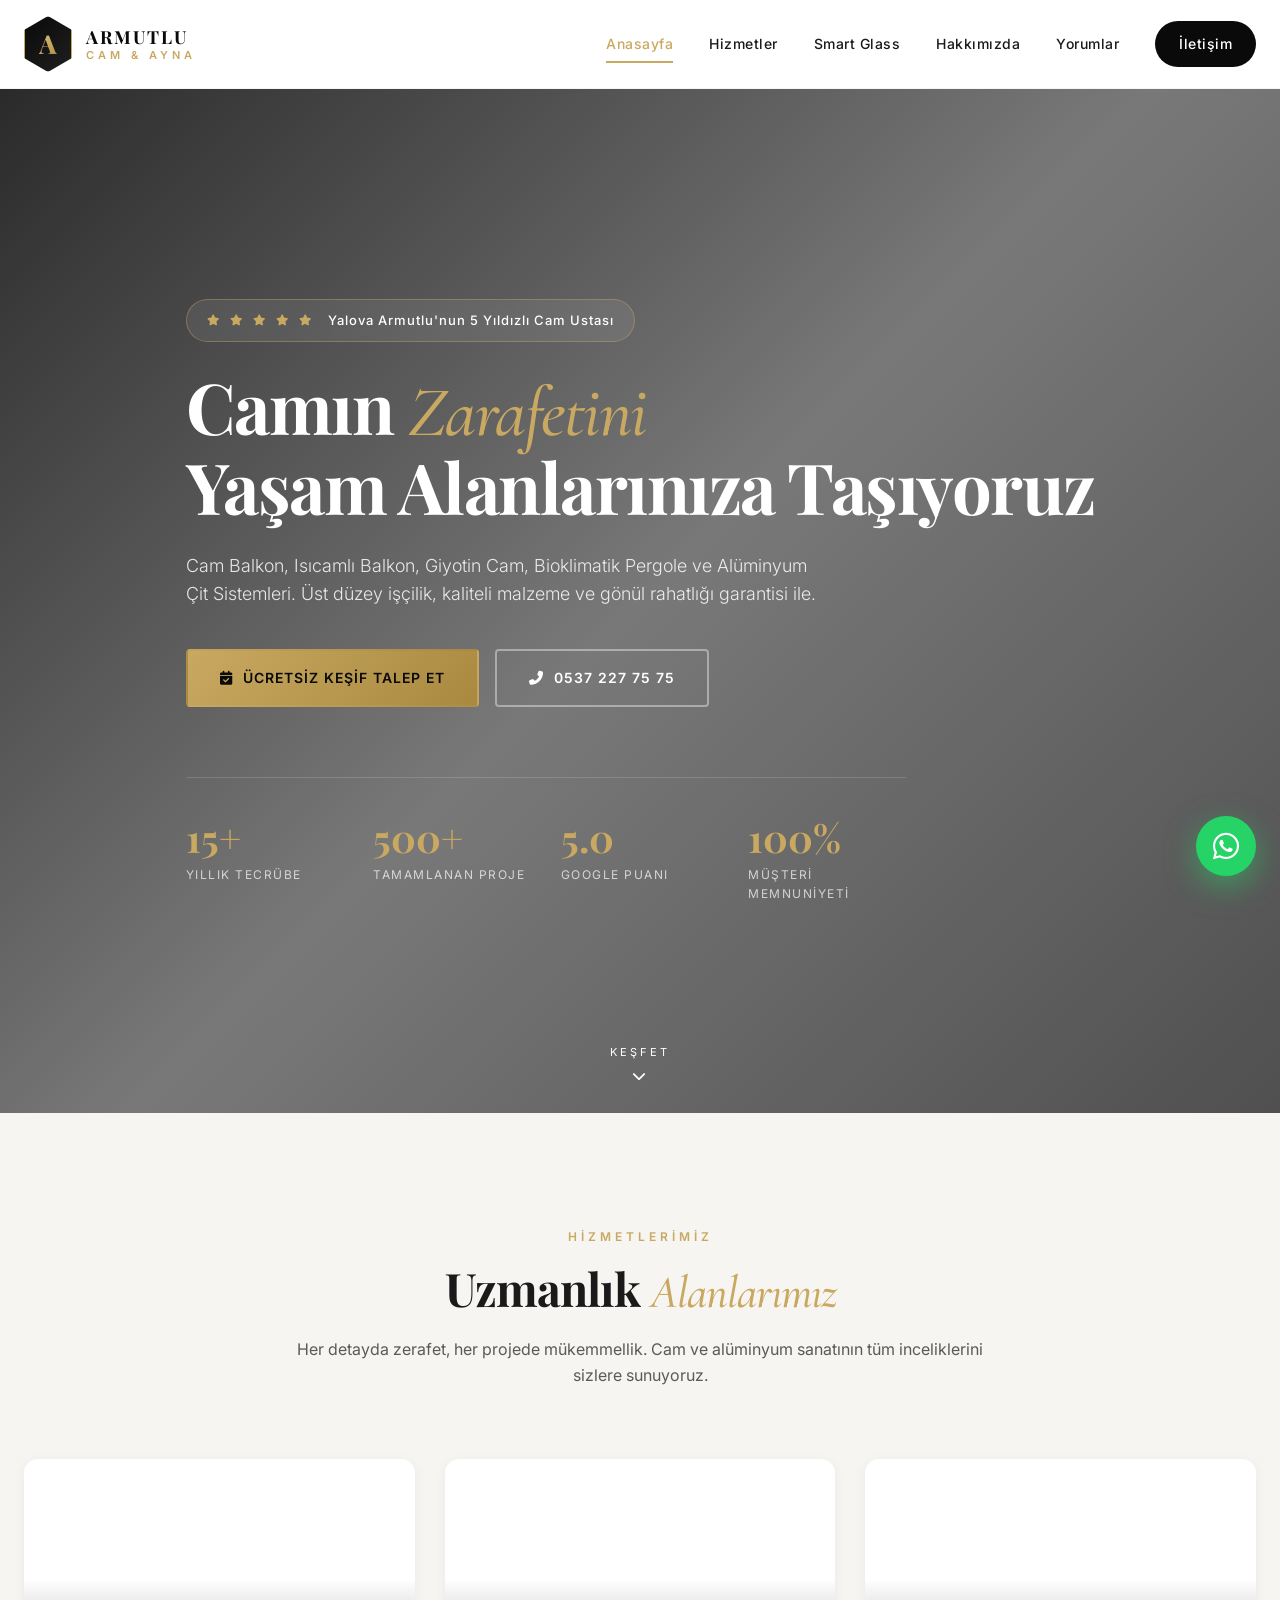
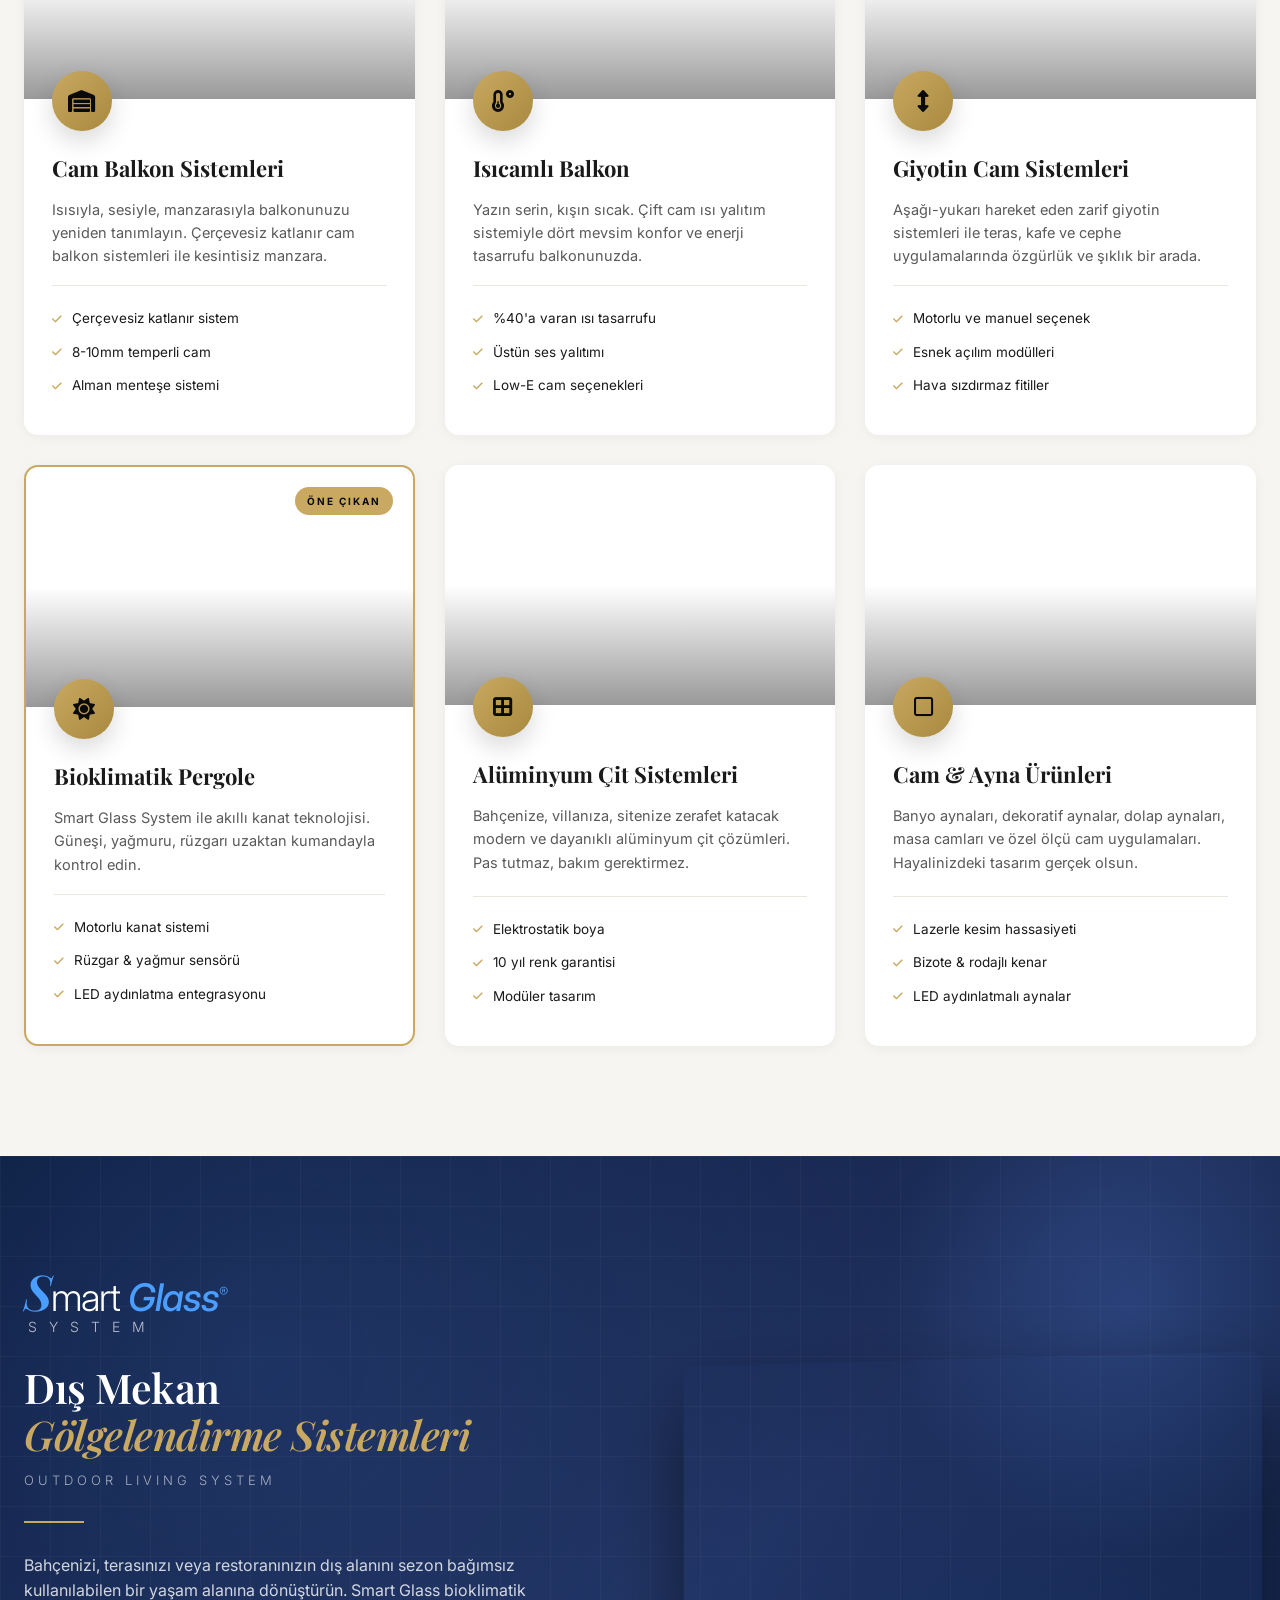
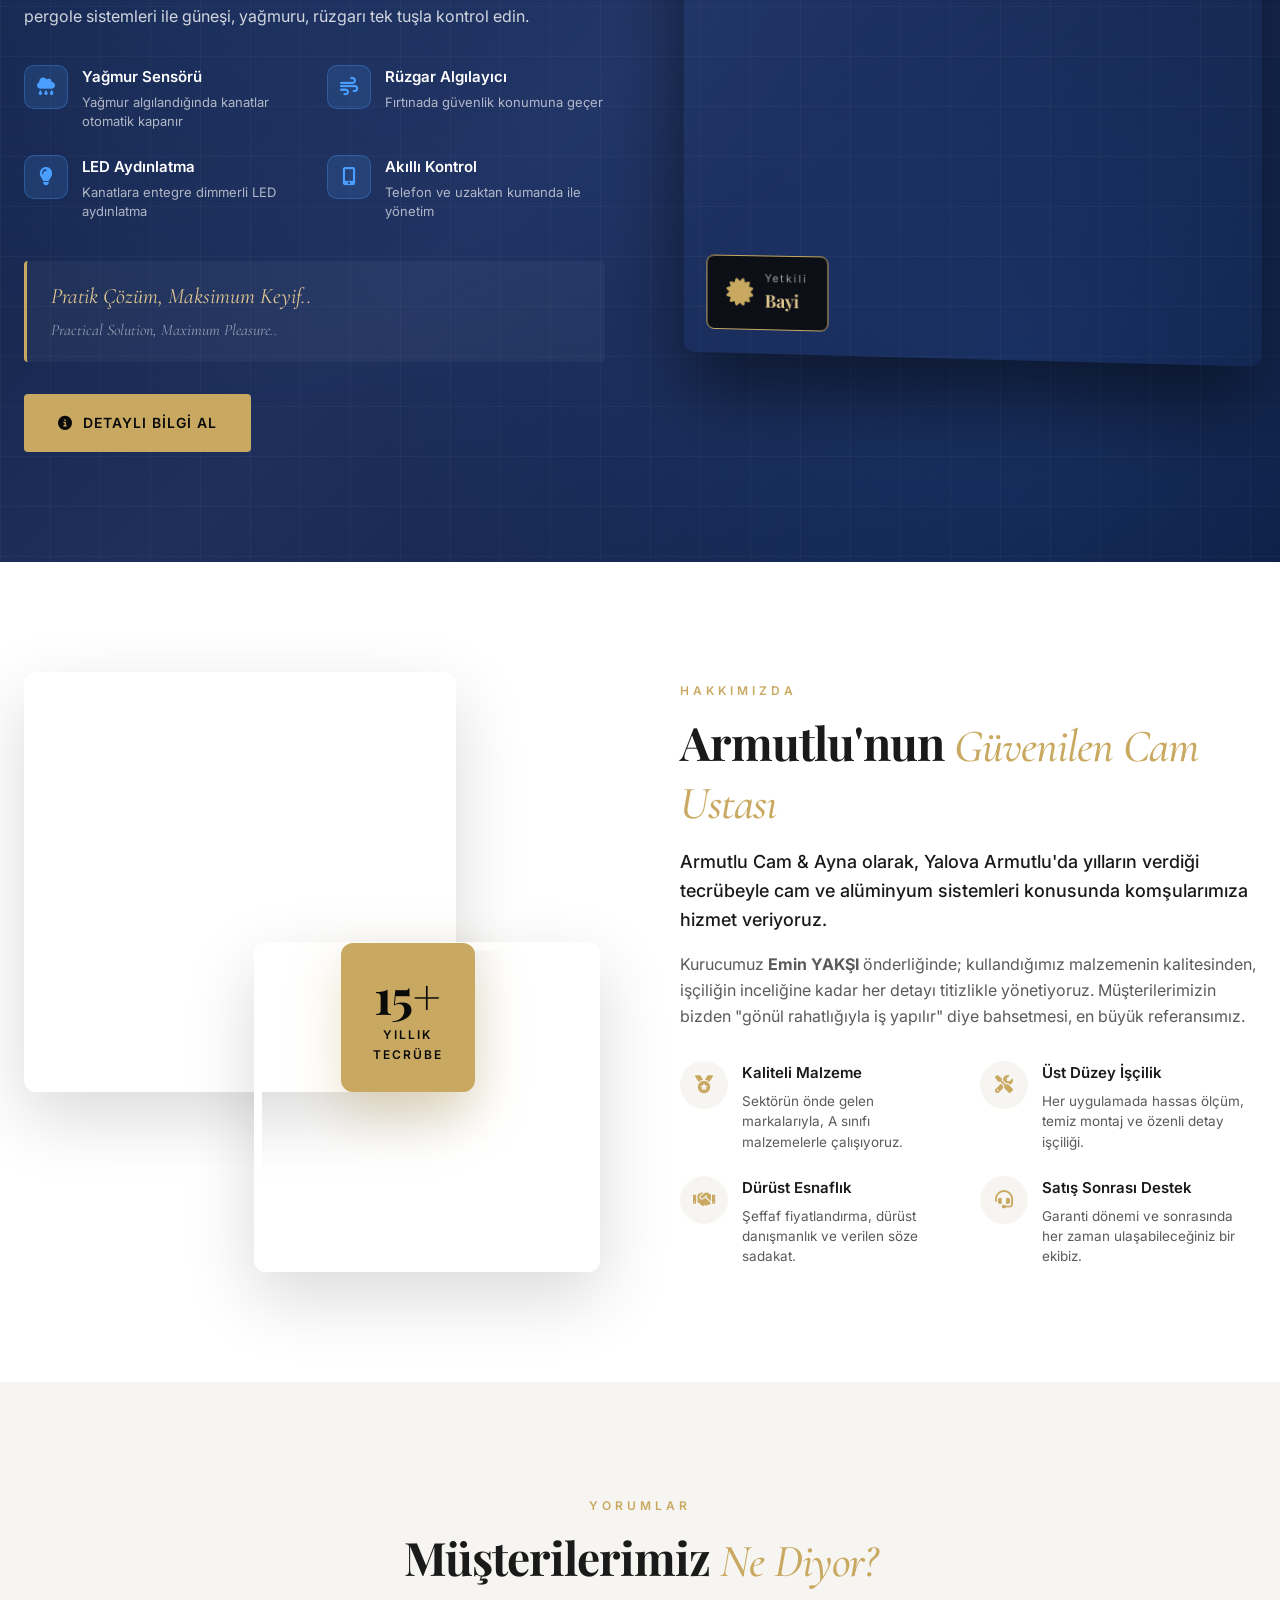
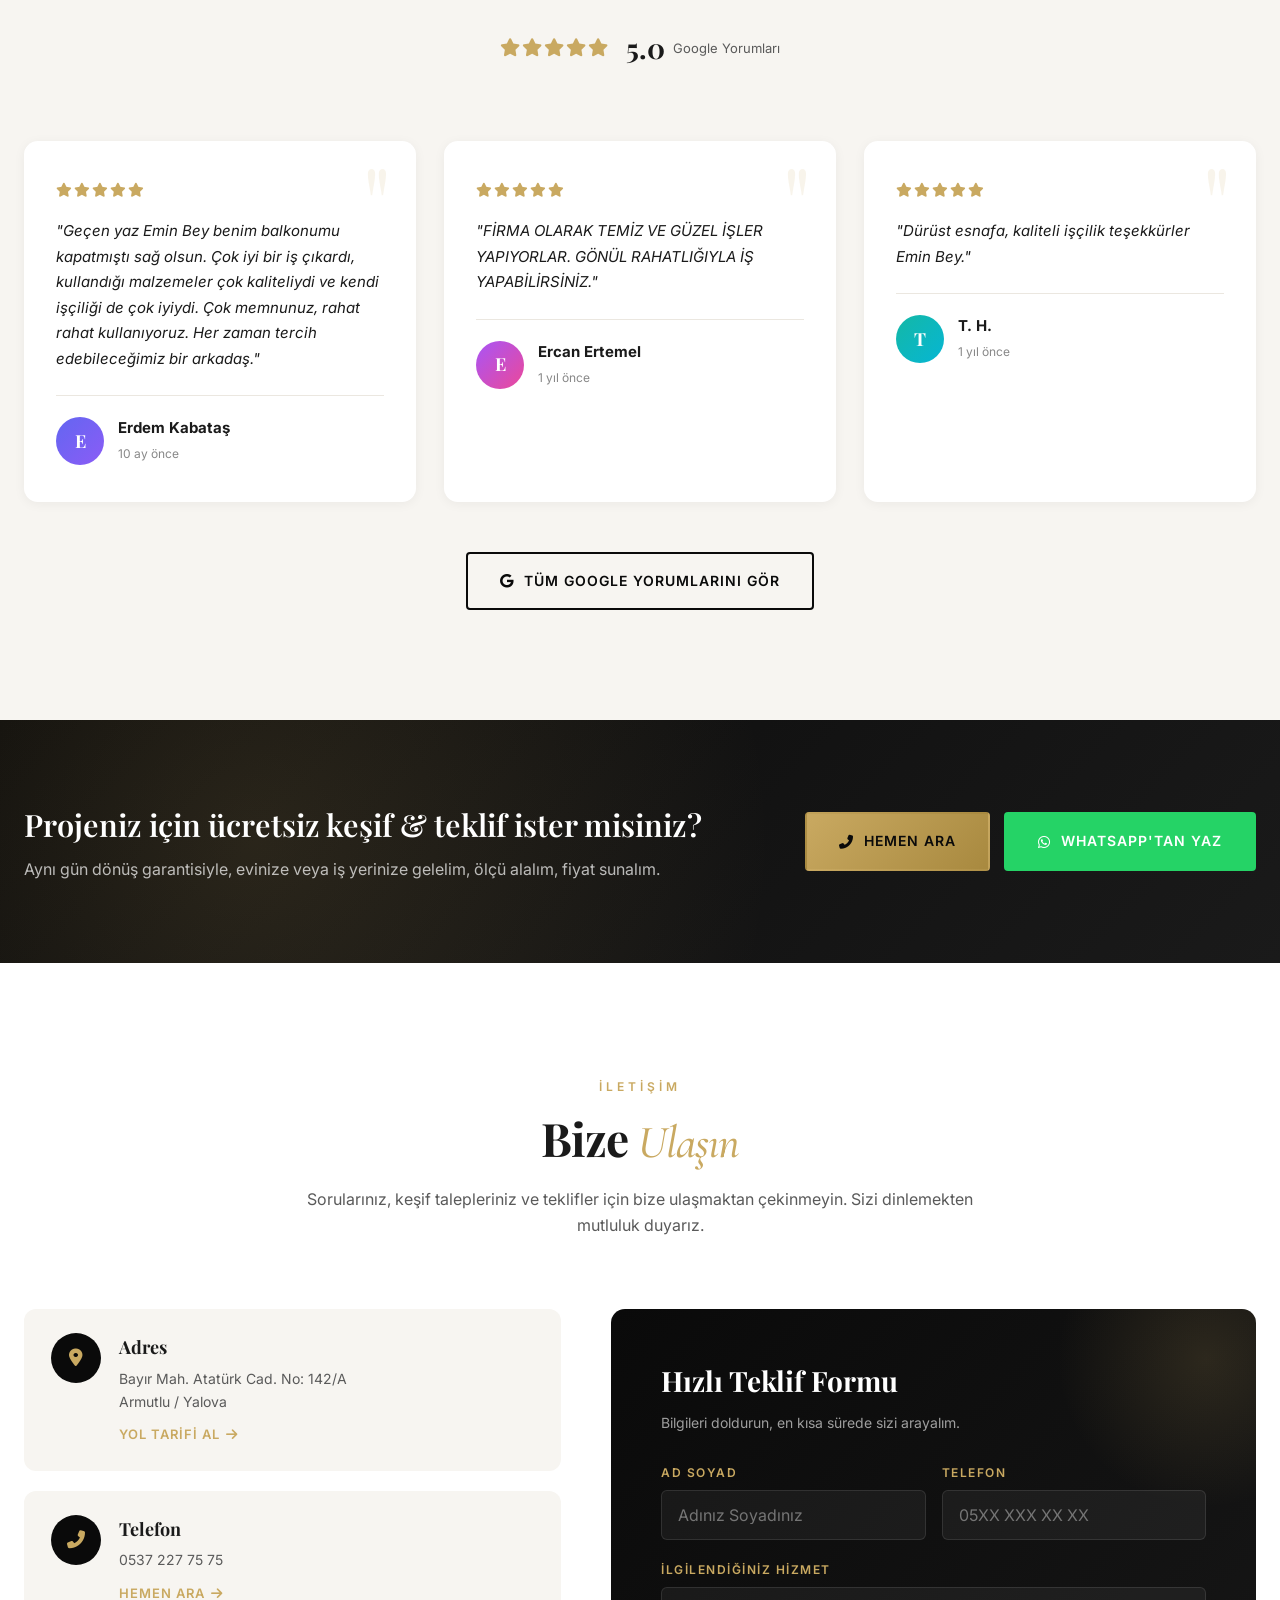
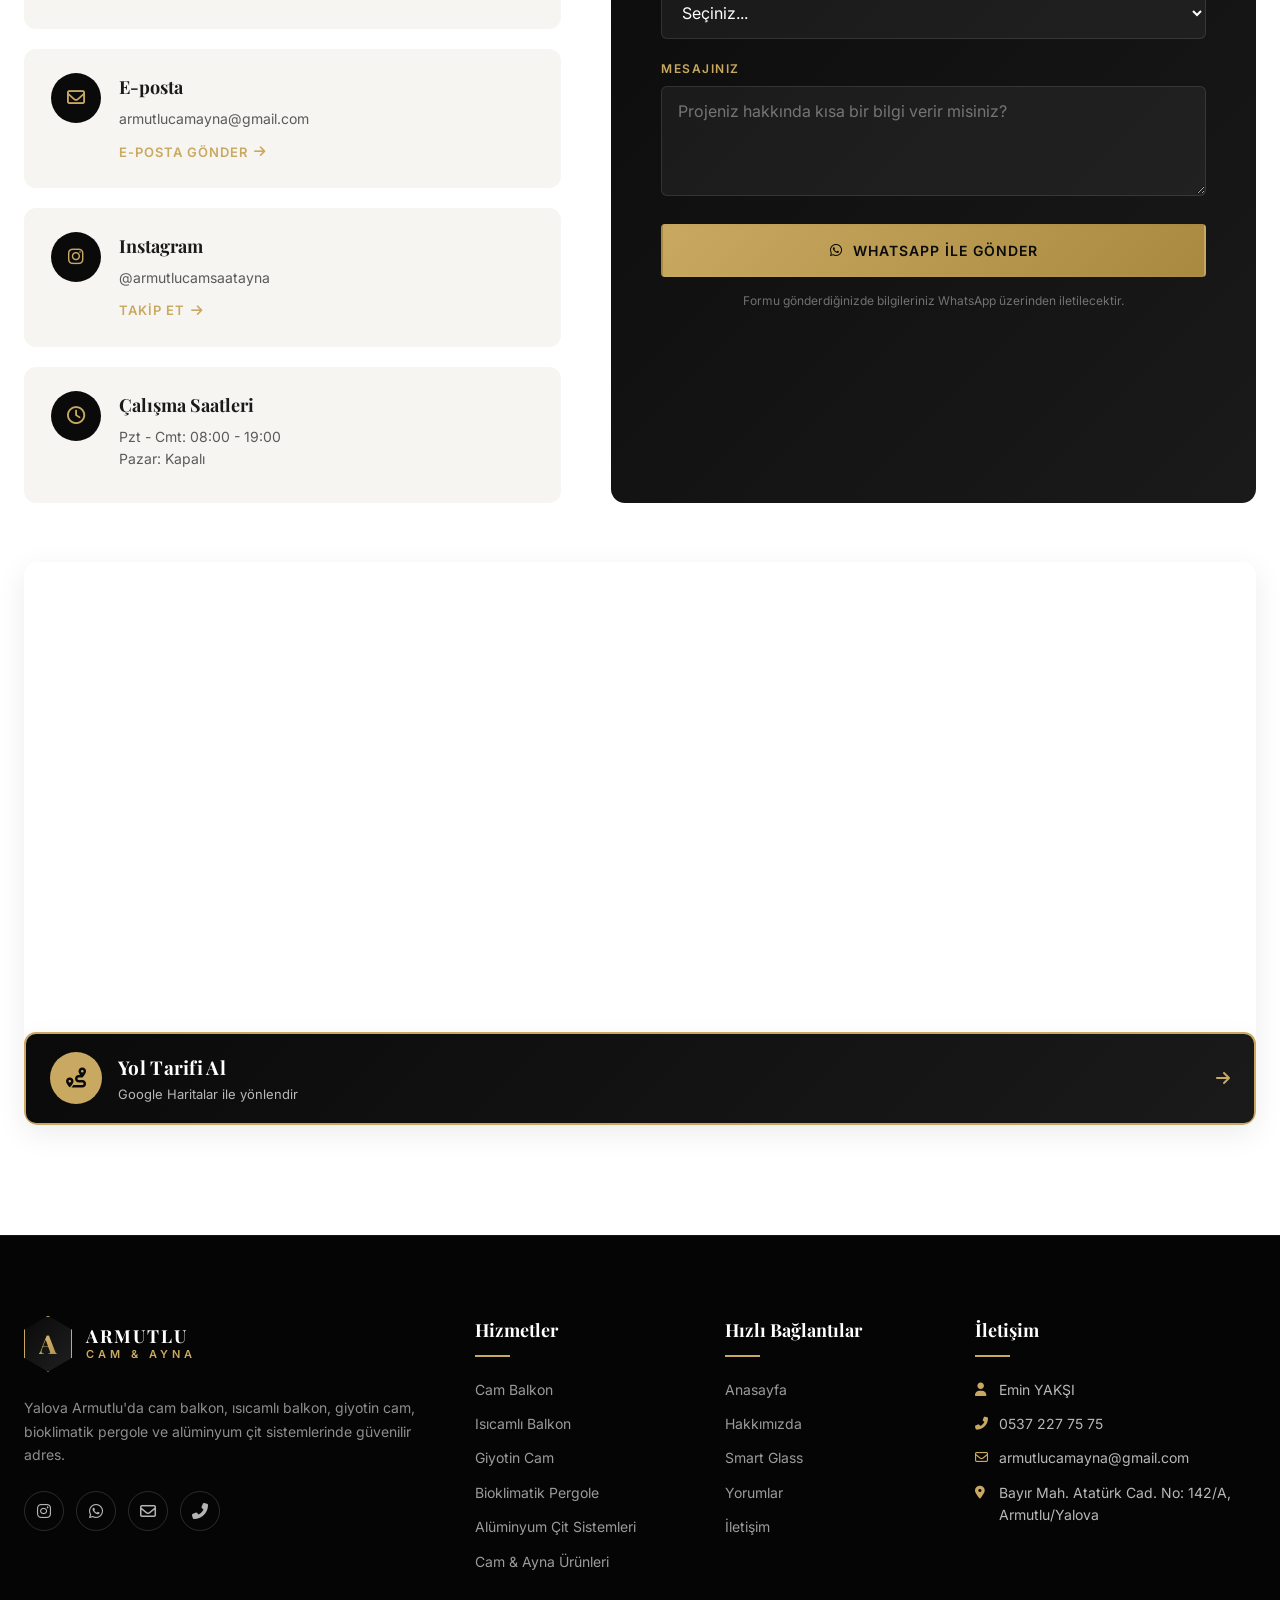
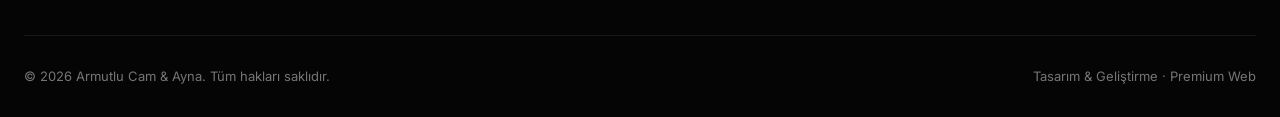
<file: demo/armutlu-cam/index.html>
<!DOCTYPE html>
<html lang="tr">
<head>
    <meta charset="UTF-8">
    <meta http-equiv="X-UA-Compatible" content="IE=edge">
    <meta name="viewport" content="width=device-width, initial-scale=1.0, viewport-fit=cover">
    <meta name="theme-color" content="#0a0a0a">
    <meta name="format-detection" content="telephone=yes">
    <meta name="mobile-web-app-capable" content="yes">
    <meta name="apple-mobile-web-app-capable" content="yes">
    <meta name="apple-mobile-web-app-status-bar-style" content="black-translucent">
    <meta name="description" content="Armutlu Cam & Ayna - Cam Balkon, Isıcamlı Balkon, Giyotin Cam, Bioklimatik Pergole ve Alüminyum Çit Sistemleri. Yalova Armutlu'da üst düzey işçilik ve kaliteli malzeme garantisi.">
    <meta name="keywords" content="Armutlu cam, Armutlu cam balkon, Yalova pergole, bioklimatik pergole, giyotin cam, ısıcamlı balkon, Smart Glass Armutlu, alüminyum çit">
    <meta name="author" content="Armutlu Cam & Ayna - Emin YAKŞI">
    <meta property="og:title" content="Armutlu Cam & Ayna | Cam Balkon, Pergole ve Smart Glass Sistemleri">
    <meta property="og:description" content="Yalova Armutlu'da 5 yıldızlı hizmet anlayışı ile cam balkon, giyotin cam, bioklimatik pergole ve daha fazlası.">
    <meta property="og:type" content="website">
    <title>Armutlu Cam & Ayna | Cam Balkon, Bioklimatik Pergole, Giyotin Cam — Yalova</title>

    <link rel="icon" type="image/svg+xml" href="data:image/svg+xml;utf8,<svg xmlns='http://www.w3.org/2000/svg' viewBox='0 0 100 110'><path d='M50 0 L100 27 L100 82 L50 110 L0 82 L0 27 Z' fill='%230a0a0a' stroke='%23c9a961' stroke-width='4'/><text x='50' y='75' font-family='Georgia,serif' font-size='62' font-weight='700' text-anchor='middle' fill='%23c9a961'>A</text></svg>">
    <link rel="apple-touch-icon" href="data:image/svg+xml;utf8,<svg xmlns='http://www.w3.org/2000/svg' viewBox='0 0 100 110'><path d='M50 0 L100 27 L100 82 L50 110 L0 82 L0 27 Z' fill='%230a0a0a' stroke='%23c9a961' stroke-width='4'/><text x='50' y='75' font-family='Georgia,serif' font-size='62' font-weight='700' text-anchor='middle' fill='%23c9a961'>A</text></svg>">

    <link rel="preconnect" href="https://fonts.googleapis.com">
    <link rel="preconnect" href="https://fonts.gstatic.com" crossorigin>
    <link rel="preconnect" href="https://images.unsplash.com">
    <link rel="dns-prefetch" href="https://cdnjs.cloudflare.com">
    <link rel="dns-prefetch" href="https://unpkg.com">
    <link href="https://fonts.googleapis.com/css2?family=Playfair+Display:wght@400;600;700&family=Inter:wght@300;400;500;600;700&family=Cormorant+Garamond:ital,wght@1,400;1,500&display=swap" rel="stylesheet">

    <link rel="stylesheet" href="https://cdnjs.cloudflare.com/ajax/libs/font-awesome/6.5.1/css/all.min.css">
    <link rel="stylesheet" href="https://unpkg.com/aos@2.3.4/dist/aos.css">
    <link rel="stylesheet" href="styles.css">
</head>
<body>

    <!-- Navigation -->
    <header class="header" id="header">
        <div class="container nav-container">
            <a href="#anasayfa" class="brand">
                <div class="brand-logo">
                    <span class="logo-letter">A</span>
                </div>
                <div class="brand-text">
                    <span class="brand-name">ARMUTLU</span>
                    <span class="brand-sub">CAM &amp; AYNA</span>
                </div>
            </a>

            <nav class="nav-menu" id="navMenu">
                <a href="#anasayfa" class="nav-link active">Anasayfa</a>
                <a href="#hizmetler" class="nav-link">Hizmetler</a>
                <a href="#smartglass" class="nav-link">Smart Glass</a>
                <a href="#hakkimizda" class="nav-link">Hakkımızda</a>
                <a href="#yorumlar" class="nav-link">Yorumlar</a>
                <a href="#iletisim" class="nav-link nav-cta">İletişim</a>
            </nav>

            <button class="nav-toggle" id="navToggle" aria-label="Menüyü aç/kapat">
                <span></span><span></span><span></span>
            </button>
        </div>
    </header>

    <!-- Hero -->
    <section class="hero" id="anasayfa">
        <div class="hero-slider">
            <div class="hero-slide active" style="background-image:url('https://images.unsplash.com/photo-1600607687939-ce8a6c25118c?auto=format&fit=crop&w=1400&q=75')"></div>
            <div class="hero-slide" style="background-image:url('https://images.unsplash.com/photo-1600585154340-be6161a56a0c?auto=format&fit=crop&w=1400&q=75')"></div>
            <div class="hero-slide" style="background-image:url('https://images.unsplash.com/photo-1600566753190-17f0baa2a6c3?auto=format&fit=crop&w=1400&q=75')"></div>
        </div>
        <div class="hero-overlay"></div>

        <div class="container hero-content">
            <div class="hero-tag" data-aos="fade-up">
                <i class="fas fa-star"></i><i class="fas fa-star"></i><i class="fas fa-star"></i><i class="fas fa-star"></i><i class="fas fa-star"></i>
                <span>Yalova Armutlu'nun 5 Yıldızlı Cam Ustası</span>
            </div>
            <h1 class="hero-title" data-aos="fade-up" data-aos-delay="100">
                Camın <span class="text-gold">Zarafetini</span><br>
                Yaşam Alanlarınıza Taşıyoruz
            </h1>
            <p class="hero-desc" data-aos="fade-up" data-aos-delay="200">
                Cam Balkon, Isıcamlı Balkon, Giyotin Cam, Bioklimatik Pergole ve Alüminyum Çit Sistemleri.
                Üst düzey işçilik, kaliteli malzeme ve gönül rahatlığı garantisi ile.
            </p>
            <div class="hero-cta" data-aos="fade-up" data-aos-delay="300">
                <a href="#iletisim" class="btn btn-primary">
                    <i class="fas fa-calendar-check"></i> Ücretsiz Keşif Talep Et
                </a>
                <a href="tel:+905372277575" class="btn btn-outline">
                    <i class="fas fa-phone-alt"></i> 0537 227 75 75
                </a>
            </div>

            <div class="hero-stats" data-aos="fade-up" data-aos-delay="400">
                <div class="stat">
                    <span class="stat-num">15+</span>
                    <span class="stat-label">Yıllık Tecrübe</span>
                </div>
                <div class="stat">
                    <span class="stat-num">500+</span>
                    <span class="stat-label">Tamamlanan Proje</span>
                </div>
                <div class="stat">
                    <span class="stat-num">5.0</span>
                    <span class="stat-label">Google Puanı</span>
                </div>
                <div class="stat">
                    <span class="stat-num">100%</span>
                    <span class="stat-label">Müşteri Memnuniyeti</span>
                </div>
            </div>
        </div>

        <a href="#hizmetler" class="hero-scroll">
            <span>Keşfet</span>
            <i class="fas fa-chevron-down"></i>
        </a>
    </section>

    <!-- Services -->
    <section class="services" id="hizmetler">
        <div class="container">
            <div class="section-head" data-aos="fade-up">
                <span class="section-tag">HİZMETLERİMİZ</span>
                <h2 class="section-title">Uzmanlık <span class="text-gold">Alanlarımız</span></h2>
                <p class="section-desc">Her detayda zerafet, her projede mükemmellik. Cam ve alüminyum sanatının tüm inceliklerini sizlere sunuyoruz.</p>
            </div>

            <div class="services-grid">
                <div class="service-card" data-aos="fade-up">
                    <div class="service-img" style="background-image:url('https://images.unsplash.com/photo-1600566753190-17f0baa2a6c3?auto=format&fit=crop&w=700&q=75')"></div>
                    <div class="service-body">
                        <div class="service-icon"><i class="fas fa-warehouse"></i></div>
                        <h3>Cam Balkon Sistemleri</h3>
                        <p>Isısıyla, sesiyle, manzarasıyla balkonunuzu yeniden tanımlayın. Çerçevesiz katlanır cam balkon sistemleri ile kesintisiz manzara.</p>
                        <ul class="service-features">
                            <li><i class="fas fa-check"></i> Çerçevesiz katlanır sistem</li>
                            <li><i class="fas fa-check"></i> 8-10mm temperli cam</li>
                            <li><i class="fas fa-check"></i> Alman menteşe sistemi</li>
                        </ul>
                    </div>
                </div>

                <div class="service-card" data-aos="fade-up" data-aos-delay="100">
                    <div class="service-img" style="background-image:url('https://images.unsplash.com/photo-1493809842364-78817add7ffb?auto=format&fit=crop&w=700&q=75')"></div>
                    <div class="service-body">
                        <div class="service-icon"><i class="fas fa-temperature-low"></i></div>
                        <h3>Isıcamlı Balkon</h3>
                        <p>Yazın serin, kışın sıcak. Çift cam ısı yalıtım sistemiyle dört mevsim konfor ve enerji tasarrufu balkonunuzda.</p>
                        <ul class="service-features">
                            <li><i class="fas fa-check"></i> %40'a varan ısı tasarrufu</li>
                            <li><i class="fas fa-check"></i> Üstün ses yalıtımı</li>
                            <li><i class="fas fa-check"></i> Low-E cam seçenekleri</li>
                        </ul>
                    </div>
                </div>

                <div class="service-card" data-aos="fade-up" data-aos-delay="200">
                    <div class="service-img" style="background-image:url('https://images.unsplash.com/photo-1600210492486-724fe5c67fb0?auto=format&fit=crop&w=700&q=75')"></div>
                    <div class="service-body">
                        <div class="service-icon"><i class="fas fa-arrows-alt-v"></i></div>
                        <h3>Giyotin Cam Sistemleri</h3>
                        <p>Aşağı-yukarı hareket eden zarif giyotin sistemleri ile teras, kafe ve cephe uygulamalarında özgürlük ve şıklık bir arada.</p>
                        <ul class="service-features">
                            <li><i class="fas fa-check"></i> Motorlu ve manuel seçenek</li>
                            <li><i class="fas fa-check"></i> Esnek açılım modülleri</li>
                            <li><i class="fas fa-check"></i> Hava sızdırmaz fitiller</li>
                        </ul>
                    </div>
                </div>

                <div class="service-card service-card-featured" data-aos="fade-up" data-aos-delay="300">
                    <div class="service-badge">ÖNE ÇIKAN</div>
                    <div class="service-img" style="background-image:url('https://images.unsplash.com/photo-1696846912293-9a8013e17403?auto=format&fit=crop&w=700&q=75')"></div>
                    <div class="service-body">
                        <div class="service-icon"><i class="fas fa-sun"></i></div>
                        <h3>Bioklimatik Pergole</h3>
                        <p>Smart Glass System ile akıllı kanat teknolojisi. Güneşi, yağmuru, rüzgarı uzaktan kumandayla kontrol edin.</p>
                        <ul class="service-features">
                            <li><i class="fas fa-check"></i> Motorlu kanat sistemi</li>
                            <li><i class="fas fa-check"></i> Rüzgar &amp; yağmur sensörü</li>
                            <li><i class="fas fa-check"></i> LED aydınlatma entegrasyonu</li>
                        </ul>
                    </div>
                </div>

                <div class="service-card" data-aos="fade-up" data-aos-delay="400">
                    <div class="service-img" style="background-image:url('https://images.unsplash.com/photo-1591474200742-8e512e6f98f8?auto=format&fit=crop&w=700&q=75')"></div>
                    <div class="service-body">
                        <div class="service-icon"><i class="fas fa-border-all"></i></div>
                        <h3>Alüminyum Çit Sistemleri</h3>
                        <p>Bahçenize, villanıza, sitenize zerafet katacak modern ve dayanıklı alüminyum çit çözümleri. Pas tutmaz, bakım gerektirmez.</p>
                        <ul class="service-features">
                            <li><i class="fas fa-check"></i> Elektrostatik boya</li>
                            <li><i class="fas fa-check"></i> 10 yıl renk garantisi</li>
                            <li><i class="fas fa-check"></i> Modüler tasarım</li>
                        </ul>
                    </div>
                </div>

                <div class="service-card" data-aos="fade-up" data-aos-delay="500">
                    <div class="service-img" style="background-image:url('https://images.unsplash.com/photo-1618220179428-22790b461013?auto=format&fit=crop&w=700&q=75')"></div>
                    <div class="service-body">
                        <div class="service-icon"><i class="far fa-square"></i></div>
                        <h3>Cam &amp; Ayna Ürünleri</h3>
                        <p>Banyo aynaları, dekoratif aynalar, dolap aynaları, masa camları ve özel ölçü cam uygulamaları. Hayalinizdeki tasarım gerçek olsun.</p>
                        <ul class="service-features">
                            <li><i class="fas fa-check"></i> Lazerle kesim hassasiyeti</li>
                            <li><i class="fas fa-check"></i> Bizote &amp; rodajlı kenar</li>
                            <li><i class="fas fa-check"></i> LED aydınlatmalı aynalar</li>
                        </ul>
                    </div>
                </div>
            </div>
        </div>
    </section>

    <!-- Smart Glass Featured Section -->
    <section class="smartglass" id="smartglass">
        <div class="smartglass-bg"></div>
        <div class="container">
            <div class="smartglass-wrap">
                <div class="smartglass-left" data-aos="fade-right">
                    <div class="sg-brand">
                        <span class="sg-brand-s">S</span><span class="sg-brand-mart">mart</span> <span class="sg-brand-glass">Glass</span><sup>®</sup>
                        <div class="sg-brand-system">SYSTEM</div>
                    </div>
                    <h2 class="sg-title">
                        Dış Mekan<br>
                        <span class="sg-title-gold">Gölgelendirme Sistemleri</span>
                    </h2>
                    <p class="sg-subtitle">OUTDOOR LIVING SYSTEM</p>

                    <div class="sg-divider"></div>

                    <p class="sg-desc">
                        Bahçenizi, terasınızı veya restoranınızın dış alanını sezon bağımsız kullanılabilen
                        bir yaşam alanına dönüştürün. Smart Glass bioklimatik pergole sistemleri ile
                        güneşi, yağmuru, rüzgarı tek tuşla kontrol edin.
                    </p>

                    <div class="sg-features">
                        <div class="sg-feature">
                            <i class="fas fa-cloud-rain"></i>
                            <div>
                                <h4>Yağmur Sensörü</h4>
                                <p>Yağmur algılandığında kanatlar otomatik kapanır</p>
                            </div>
                        </div>
                        <div class="sg-feature">
                            <i class="fas fa-wind"></i>
                            <div>
                                <h4>Rüzgar Algılayıcı</h4>
                                <p>Fırtınada güvenlik konumuna geçer</p>
                            </div>
                        </div>
                        <div class="sg-feature">
                            <i class="fas fa-lightbulb"></i>
                            <div>
                                <h4>LED Aydınlatma</h4>
                                <p>Kanatlara entegre dimmerli LED aydınlatma</p>
                            </div>
                        </div>
                        <div class="sg-feature">
                            <i class="fas fa-mobile-alt"></i>
                            <div>
                                <h4>Akıllı Kontrol</h4>
                                <p>Telefon ve uzaktan kumanda ile yönetim</p>
                            </div>
                        </div>
                    </div>

                    <div class="sg-tagline">
                        <span class="sg-tagline-tr">Pratik Çözüm, Maksimum Keyif..</span>
                        <span class="sg-tagline-en">Practical Solution, Maximum Pleasure..</span>
                    </div>

                    <a href="#iletisim" class="btn btn-gold">
                        <i class="fas fa-info-circle"></i> Detaylı Bilgi Al
                    </a>
                </div>

                <div class="smartglass-right" data-aos="fade-left">
                    <div class="sg-image-frame">
                        <img src="https://images.unsplash.com/photo-1696846912293-9a8013e17403?auto=format&fit=crop&w=900&q=80"
                             alt="Bioklimatik Pergole - Smart Glass System"
                             loading="lazy" decoding="async" width="900" height="600"
                             onerror="this.src='https://images.unsplash.com/photo-1527359443443-84a48aec73d2?auto=format&fit=crop&w=900&q=80'">
                        <div class="sg-image-badge">
                            <i class="fas fa-certificate"></i>
                            <div>
                                <span>Yetkili</span>
                                <strong>Bayi</strong>
                            </div>
                        </div>
                    </div>
                </div>
            </div>
        </div>
    </section>

    <!-- About -->
    <section class="about" id="hakkimizda">
        <div class="container">
            <div class="about-grid">
                <div class="about-images" data-aos="fade-right">
                    <div class="about-img about-img-1" style="background-image:url('https://images.unsplash.com/photo-1600585154340-be6161a56a0c?auto=format&fit=crop&w=800&q=75')"></div>
                    <div class="about-img about-img-2" style="background-image:url('https://images.unsplash.com/photo-1600566753190-17f0baa2a6c3?auto=format&fit=crop&w=700&q=75')"></div>
                    <div class="about-experience">
                        <span class="ae-num">15+</span>
                        <span class="ae-label">Yıllık<br>Tecrübe</span>
                    </div>
                </div>

                <div class="about-content" data-aos="fade-left">
                    <span class="section-tag">HAKKIMIZDA</span>
                    <h2 class="section-title">Armutlu'nun <span class="text-gold">Güvenilen Cam Ustası</span></h2>
                    <p class="about-lead">
                        Armutlu Cam &amp; Ayna olarak, Yalova Armutlu'da yılların verdiği tecrübeyle
                        cam ve alüminyum sistemleri konusunda komşularımıza hizmet veriyoruz.
                    </p>
                    <p class="about-text">
                        Kurucumuz <strong>Emin YAKŞI</strong> önderliğinde; kullandığımız malzemenin kalitesinden,
                        işçiliğin inceliğine kadar her detayı titizlikle yönetiyoruz. Müşterilerimizin
                        bizden "gönül rahatlığıyla iş yapılır" diye bahsetmesi, en büyük referansımız.
                    </p>

                    <div class="about-points">
                        <div class="about-point">
                            <div class="ap-icon"><i class="fas fa-medal"></i></div>
                            <div>
                                <h4>Kaliteli Malzeme</h4>
                                <p>Sektörün önde gelen markalarıyla, A sınıfı malzemelerle çalışıyoruz.</p>
                            </div>
                        </div>
                        <div class="about-point">
                            <div class="ap-icon"><i class="fas fa-tools"></i></div>
                            <div>
                                <h4>Üst Düzey İşçilik</h4>
                                <p>Her uygulamada hassas ölçüm, temiz montaj ve özenli detay işçiliği.</p>
                            </div>
                        </div>
                        <div class="about-point">
                            <div class="ap-icon"><i class="fas fa-handshake"></i></div>
                            <div>
                                <h4>Dürüst Esnaflık</h4>
                                <p>Şeffaf fiyatlandırma, dürüst danışmanlık ve verilen söze sadakat.</p>
                            </div>
                        </div>
                        <div class="about-point">
                            <div class="ap-icon"><i class="fas fa-headset"></i></div>
                            <div>
                                <h4>Satış Sonrası Destek</h4>
                                <p>Garanti dönemi ve sonrasında her zaman ulaşabileceğiniz bir ekibiz.</p>
                            </div>
                        </div>
                    </div>
                </div>
            </div>
        </div>
    </section>

    <!-- Reviews -->
    <section class="reviews" id="yorumlar">
        <div class="container">
            <div class="section-head" data-aos="fade-up">
                <span class="section-tag">YORUMLAR</span>
                <h2 class="section-title">Müşterilerimiz <span class="text-gold">Ne Diyor?</span></h2>
                <div class="reviews-rating">
                    <div class="rr-stars">
                        <i class="fas fa-star"></i><i class="fas fa-star"></i><i class="fas fa-star"></i><i class="fas fa-star"></i><i class="fas fa-star"></i>
                    </div>
                    <div class="rr-info">
                        <strong>5.0</strong>
                        <span>Google Yorumları</span>
                    </div>
                </div>
            </div>

            <div class="reviews-grid">
                <div class="review-card" data-aos="fade-up">
                    <div class="review-stars">
                        <i class="fas fa-star"></i><i class="fas fa-star"></i><i class="fas fa-star"></i><i class="fas fa-star"></i><i class="fas fa-star"></i>
                    </div>
                    <p class="review-text">
                        "Geçen yaz Emin Bey benim balkonumu kapatmıştı sağ olsun. Çok iyi bir iş çıkardı,
                        kullandığı malzemeler çok kaliteliydi ve kendi işçiliği de çok iyiydi.
                        Çok memnunuz, rahat rahat kullanıyoruz. Her zaman tercih edebileceğimiz bir arkadaş."
                    </p>
                    <div class="review-author">
                        <div class="ra-avatar" style="background:linear-gradient(135deg, #6366f1, #8b5cf6)">E</div>
                        <div>
                            <strong>Erdem Kabataş</strong>
                            <span>10 ay önce</span>
                        </div>
                    </div>
                </div>

                <div class="review-card" data-aos="fade-up" data-aos-delay="150">
                    <div class="review-stars">
                        <i class="fas fa-star"></i><i class="fas fa-star"></i><i class="fas fa-star"></i><i class="fas fa-star"></i><i class="fas fa-star"></i>
                    </div>
                    <p class="review-text">
                        "FİRMA OLARAK TEMİZ VE GÜZEL İŞLER YAPIYORLAR. GÖNÜL RAHATLIĞIYLA İŞ YAPABİLİRSİNİZ."
                    </p>
                    <div class="review-author">
                        <div class="ra-avatar" style="background:linear-gradient(135deg, #a855f7, #ec4899)">E</div>
                        <div>
                            <strong>Ercan Ertemel</strong>
                            <span>1 yıl önce</span>
                        </div>
                    </div>
                </div>

                <div class="review-card" data-aos="fade-up" data-aos-delay="300">
                    <div class="review-stars">
                        <i class="fas fa-star"></i><i class="fas fa-star"></i><i class="fas fa-star"></i><i class="fas fa-star"></i><i class="fas fa-star"></i>
                    </div>
                    <p class="review-text">
                        "Dürüst esnafa, kaliteli işçilik teşekkürler Emin Bey."
                    </p>
                    <div class="review-author">
                        <div class="ra-avatar" style="background:linear-gradient(135deg, #14b8a6, #06b6d4)">T</div>
                        <div>
                            <strong>T. H.</strong>
                            <span>1 yıl önce</span>
                        </div>
                    </div>
                </div>
            </div>

            <div class="reviews-cta" data-aos="fade-up">
                <a href="https://www.google.com/search?q=Armutlu+Cam+%26+Ayna" target="_blank" rel="noopener" class="btn btn-outline-dark">
                    <i class="fab fa-google"></i> Tüm Google Yorumlarını Gör
                </a>
            </div>
        </div>
    </section>

    <!-- CTA Banner -->
    <section class="cta-banner">
        <div class="container cta-inner" data-aos="zoom-in">
            <div>
                <h3>Projeniz için ücretsiz keşif &amp; teklif ister misiniz?</h3>
                <p>Aynı gün dönüş garantisiyle, evinize veya iş yerinize gelelim, ölçü alalım, fiyat sunalım.</p>
            </div>
            <div class="cta-buttons">
                <a href="tel:+905372277575" class="btn btn-primary"><i class="fas fa-phone-alt"></i> Hemen Ara</a>
                <a href="https://wa.me/905372277575" target="_blank" rel="noopener" class="btn btn-whatsapp"><i class="fab fa-whatsapp"></i> WhatsApp'tan Yaz</a>
            </div>
        </div>
    </section>

    <!-- Contact -->
    <section class="contact" id="iletisim">
        <div class="container">
            <div class="section-head" data-aos="fade-up">
                <span class="section-tag">İLETİŞİM</span>
                <h2 class="section-title">Bize <span class="text-gold">Ulaşın</span></h2>
                <p class="section-desc">Sorularınız, keşif talepleriniz ve teklifler için bize ulaşmaktan çekinmeyin. Sizi dinlemekten mutluluk duyarız.</p>
            </div>

            <div class="contact-grid">
                <div class="contact-info" data-aos="fade-right">
                    <div class="ci-card">
                        <div class="ci-icon"><i class="fas fa-map-marker-alt"></i></div>
                        <div>
                            <h4>Adres</h4>
                            <p>Bayır Mah. Atatürk Cad. No: 142/A<br>Armutlu / Yalova</p>
                            <a href="https://maps.google.com/?q=Bayır+Mah.+Atatürk+Cad.+142/A+Armutlu+Yalova" target="_blank" rel="noopener">Yol Tarifi Al <i class="fas fa-arrow-right"></i></a>
                        </div>
                    </div>

                    <div class="ci-card">
                        <div class="ci-icon"><i class="fas fa-phone-alt"></i></div>
                        <div>
                            <h4>Telefon</h4>
                            <p>0537 227 75 75</p>
                            <a href="tel:+905372277575">Hemen Ara <i class="fas fa-arrow-right"></i></a>
                        </div>
                    </div>

                    <div class="ci-card">
                        <div class="ci-icon"><i class="far fa-envelope"></i></div>
                        <div>
                            <h4>E-posta</h4>
                            <p>armutlucamayna@gmail.com</p>
                            <a href="mailto:armutlucamayna@gmail.com">E-posta Gönder <i class="fas fa-arrow-right"></i></a>
                        </div>
                    </div>

                    <div class="ci-card">
                        <div class="ci-icon"><i class="fab fa-instagram"></i></div>
                        <div>
                            <h4>Instagram</h4>
                            <p>@armutlucamsaatayna</p>
                            <a href="https://www.instagram.com/armutlucamsaatayna" target="_blank" rel="noopener">Takip Et <i class="fas fa-arrow-right"></i></a>
                        </div>
                    </div>

                    <div class="ci-card">
                        <div class="ci-icon"><i class="far fa-clock"></i></div>
                        <div>
                            <h4>Çalışma Saatleri</h4>
                            <p>Pzt - Cmt: 08:00 - 19:00<br>Pazar: Kapalı</p>
                        </div>
                    </div>
                </div>

                <div class="contact-form-wrap" data-aos="fade-left">
                    <form class="contact-form" id="contactForm">
                        <h3>Hızlı Teklif Formu</h3>
                        <p>Bilgileri doldurun, en kısa sürede sizi arayalım.</p>

                        <div class="form-row">
                            <div class="form-group">
                                <label for="name">Ad Soyad</label>
                                <input type="text" id="name" name="name" placeholder="Adınız Soyadınız" required autocomplete="name" autocapitalize="words">
                            </div>
                            <div class="form-group">
                                <label for="phone">Telefon</label>
                                <input type="tel" id="phone" name="phone" placeholder="05XX XXX XX XX" required autocomplete="tel" inputmode="tel" pattern="[0-9 ]{10,14}">
                            </div>
                        </div>

                        <div class="form-group">
                            <label for="service">İlgilendiğiniz Hizmet</label>
                            <select id="service" name="service" required>
                                <option value="">Seçiniz...</option>
                                <option>Cam Balkon</option>
                                <option>Isıcamlı Balkon</option>
                                <option>Giyotin Cam</option>
                                <option>Bioklimatik Pergole (Smart Glass)</option>
                                <option>Alüminyum Çit Sistemleri</option>
                                <option>Cam &amp; Ayna Ürünleri</option>
                                <option>Diğer</option>
                            </select>
                        </div>

                        <div class="form-group">
                            <label for="message">Mesajınız</label>
                            <textarea id="message" name="message" rows="4" placeholder="Projeniz hakkında kısa bir bilgi verir misiniz?"></textarea>
                        </div>

                        <button type="submit" class="btn btn-primary btn-full">
                            <i class="fab fa-whatsapp"></i> WhatsApp ile Gönder
                        </button>
                        <small class="form-note">Formu gönderdiğinizde bilgileriniz WhatsApp üzerinden iletilecektir.</small>
                    </form>
                </div>
            </div>

            <div class="map-wrap" data-aos="fade-up">
                <iframe src="https://www.google.com/maps?q=Bay%C4%B1r+Mah.+At%C4%B1rk+Cad.+142%2FA+Armutlu+Yalova&output=embed"
                        width="100%" height="450" style="border:0;" allowfullscreen="" loading="lazy"
                        referrerpolicy="no-referrer-when-downgrade"></iframe>
                <a href="https://www.google.com/maps/dir/?api=1&destination=Armutlu+Cam+%26+Ayna%2C+Bay%C4%B1r+Mah.+Atat%C3%BCrk+Cad.+No+142%2FA%2C+Armutlu%2FYalova"
                   target="_blank" rel="noopener" class="map-directions-btn">
                    <span class="md-icon"><i class="fas fa-route"></i></span>
                    <span class="md-text">
                        <strong>Yol Tarifi Al</strong>
                        <small>Google Haritalar ile yönlendir</small>
                    </span>
                    <i class="fas fa-arrow-right md-arrow"></i>
                </a>
            </div>
        </div>
    </section>

    <!-- Footer -->
    <footer class="footer">
        <div class="container">
            <div class="footer-grid">
                <div class="footer-col">
                    <a href="#anasayfa" class="brand brand-footer">
                        <div class="brand-logo"><span class="logo-letter">A</span></div>
                        <div class="brand-text">
                            <span class="brand-name">ARMUTLU</span>
                            <span class="brand-sub">CAM &amp; AYNA</span>
                        </div>
                    </a>
                    <p class="footer-about">
                        Yalova Armutlu'da cam balkon, ısıcamlı balkon, giyotin cam, bioklimatik
                        pergole ve alüminyum çit sistemlerinde güvenilir adres.
                    </p>
                    <div class="footer-socials">
                        <a href="https://www.instagram.com/armutlucamsaatayna" target="_blank" rel="noopener" aria-label="Instagram"><i class="fab fa-instagram"></i></a>
                        <a href="https://wa.me/905372277575" target="_blank" rel="noopener" aria-label="WhatsApp"><i class="fab fa-whatsapp"></i></a>
                        <a href="mailto:armutlucamayna@gmail.com" aria-label="E-posta"><i class="far fa-envelope"></i></a>
                        <a href="tel:+905372277575" aria-label="Telefon"><i class="fas fa-phone-alt"></i></a>
                    </div>
                </div>

                <div class="footer-col">
                    <h4>Hizmetler</h4>
                    <ul>
                        <li><a href="#hizmetler">Cam Balkon</a></li>
                        <li><a href="#hizmetler">Isıcamlı Balkon</a></li>
                        <li><a href="#hizmetler">Giyotin Cam</a></li>
                        <li><a href="#smartglass">Bioklimatik Pergole</a></li>
                        <li><a href="#hizmetler">Alüminyum Çit Sistemleri</a></li>
                        <li><a href="#hizmetler">Cam &amp; Ayna Ürünleri</a></li>
                    </ul>
                </div>

                <div class="footer-col">
                    <h4>Hızlı Bağlantılar</h4>
                    <ul>
                        <li><a href="#anasayfa">Anasayfa</a></li>
                        <li><a href="#hakkimizda">Hakkımızda</a></li>
                        <li><a href="#smartglass">Smart Glass</a></li>
                        <li><a href="#yorumlar">Yorumlar</a></li>
                        <li><a href="#iletisim">İletişim</a></li>
                    </ul>
                </div>

                <div class="footer-col">
                    <h4>İletişim</h4>
                    <ul class="footer-contact">
                        <li><i class="fas fa-user"></i> Emin YAKŞI</li>
                        <li><i class="fas fa-phone-alt"></i> 0537 227 75 75</li>
                        <li><i class="far fa-envelope"></i> armutlucamayna@gmail.com</li>
                        <li><i class="fas fa-map-marker-alt"></i> Bayır Mah. Atatürk Cad. No: 142/A, Armutlu/Yalova</li>
                    </ul>
                </div>
            </div>

            <div class="footer-bottom">
                <p>&copy; <span id="year"></span> Armutlu Cam &amp; Ayna. Tüm hakları saklıdır.</p>
                <p>Tasarım &amp; Geliştirme · Premium Web</p>
            </div>
        </div>
    </footer>

    <!-- Floating WhatsApp -->
    <a href="https://wa.me/905372277575" target="_blank" rel="noopener" class="float-whatsapp" aria-label="WhatsApp">
        <i class="fab fa-whatsapp"></i>
    </a>

    <script src="https://unpkg.com/aos@2.3.4/dist/aos.js"></script>
    <script src="script.js"></script>
</body>
</html>
</file>
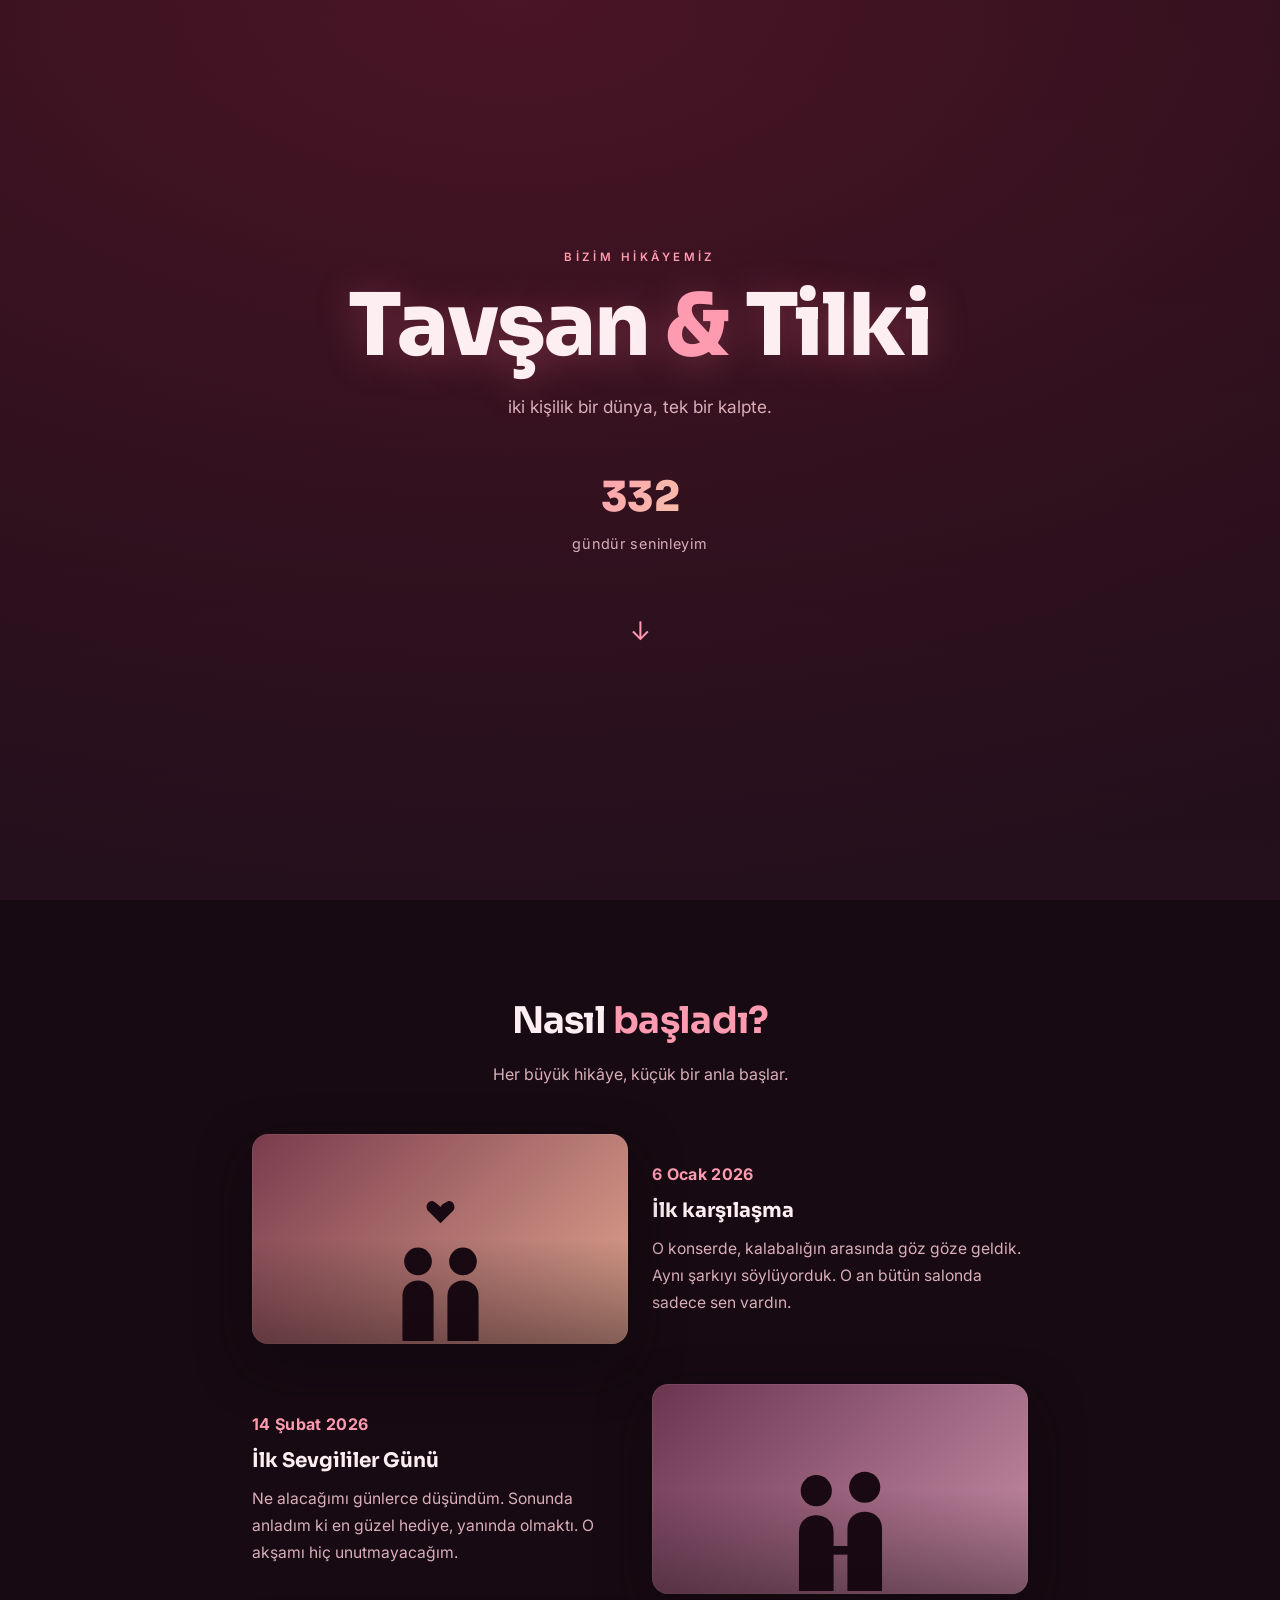
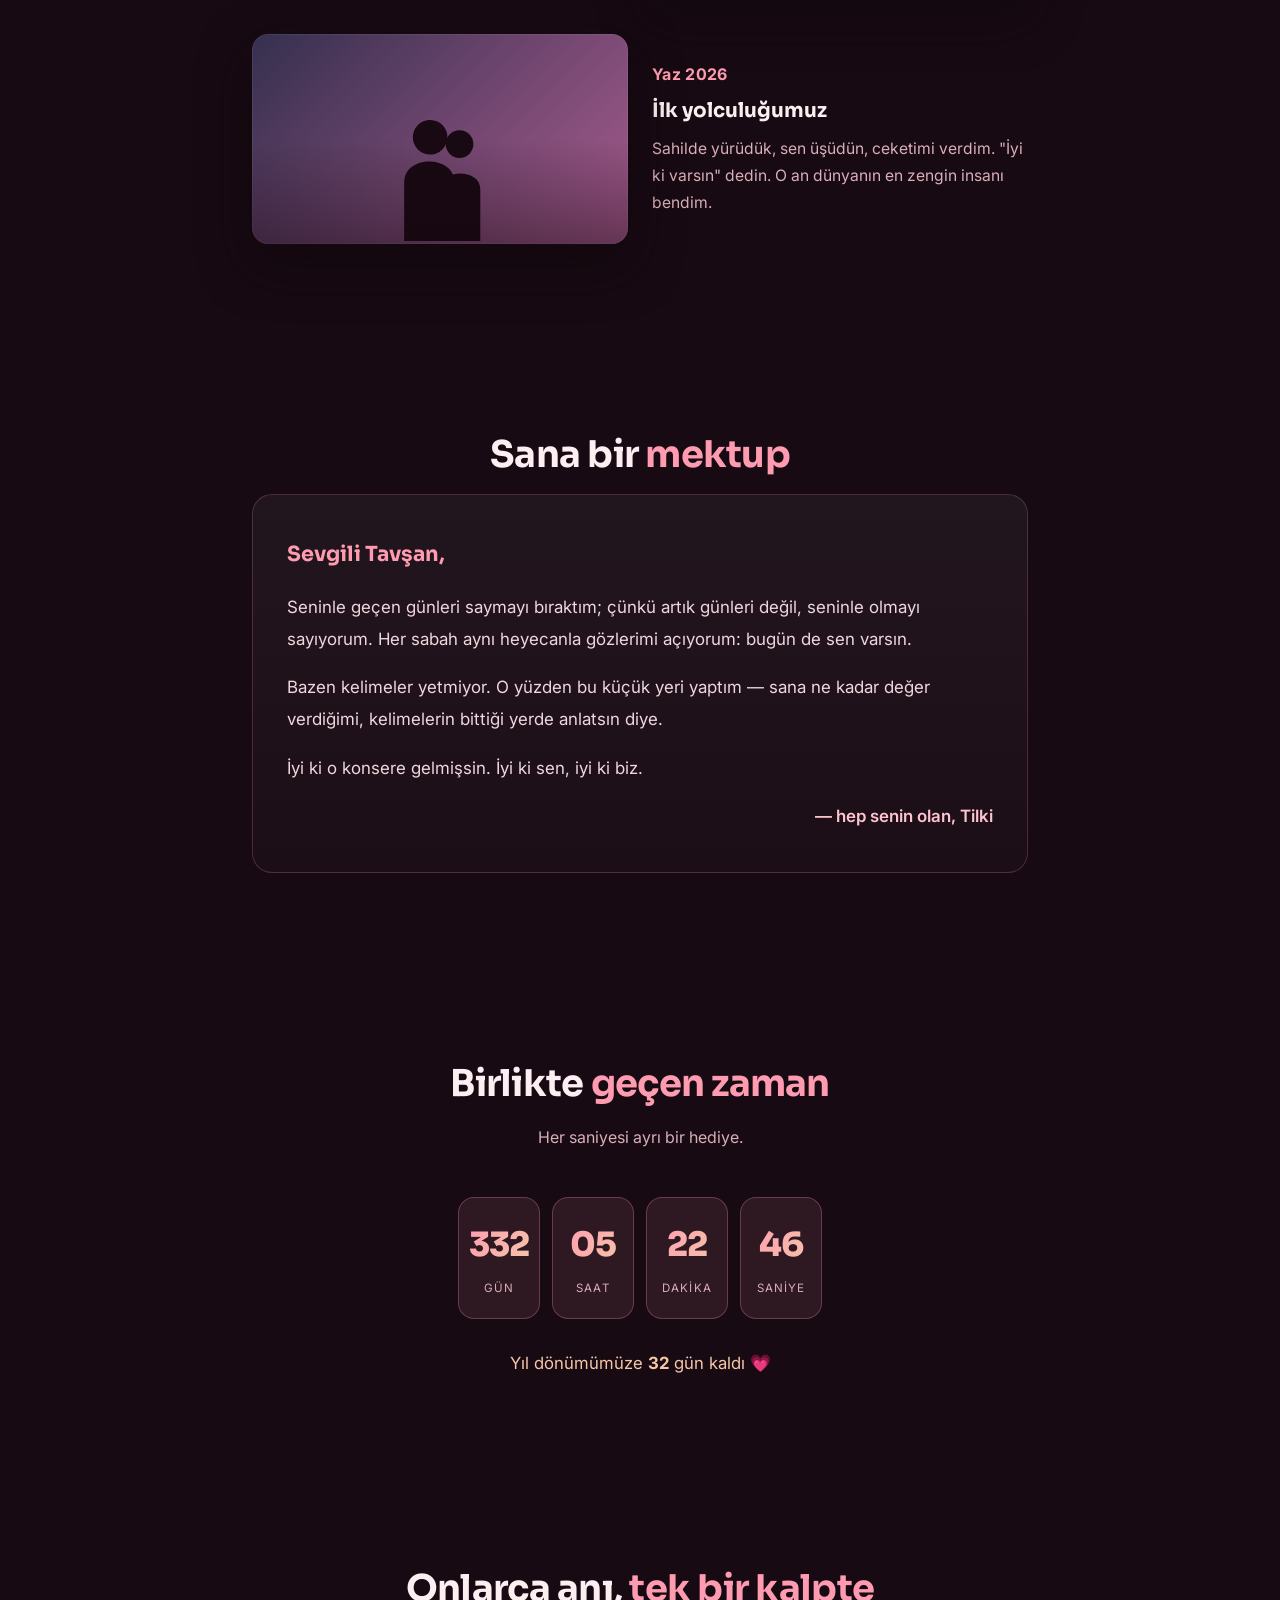
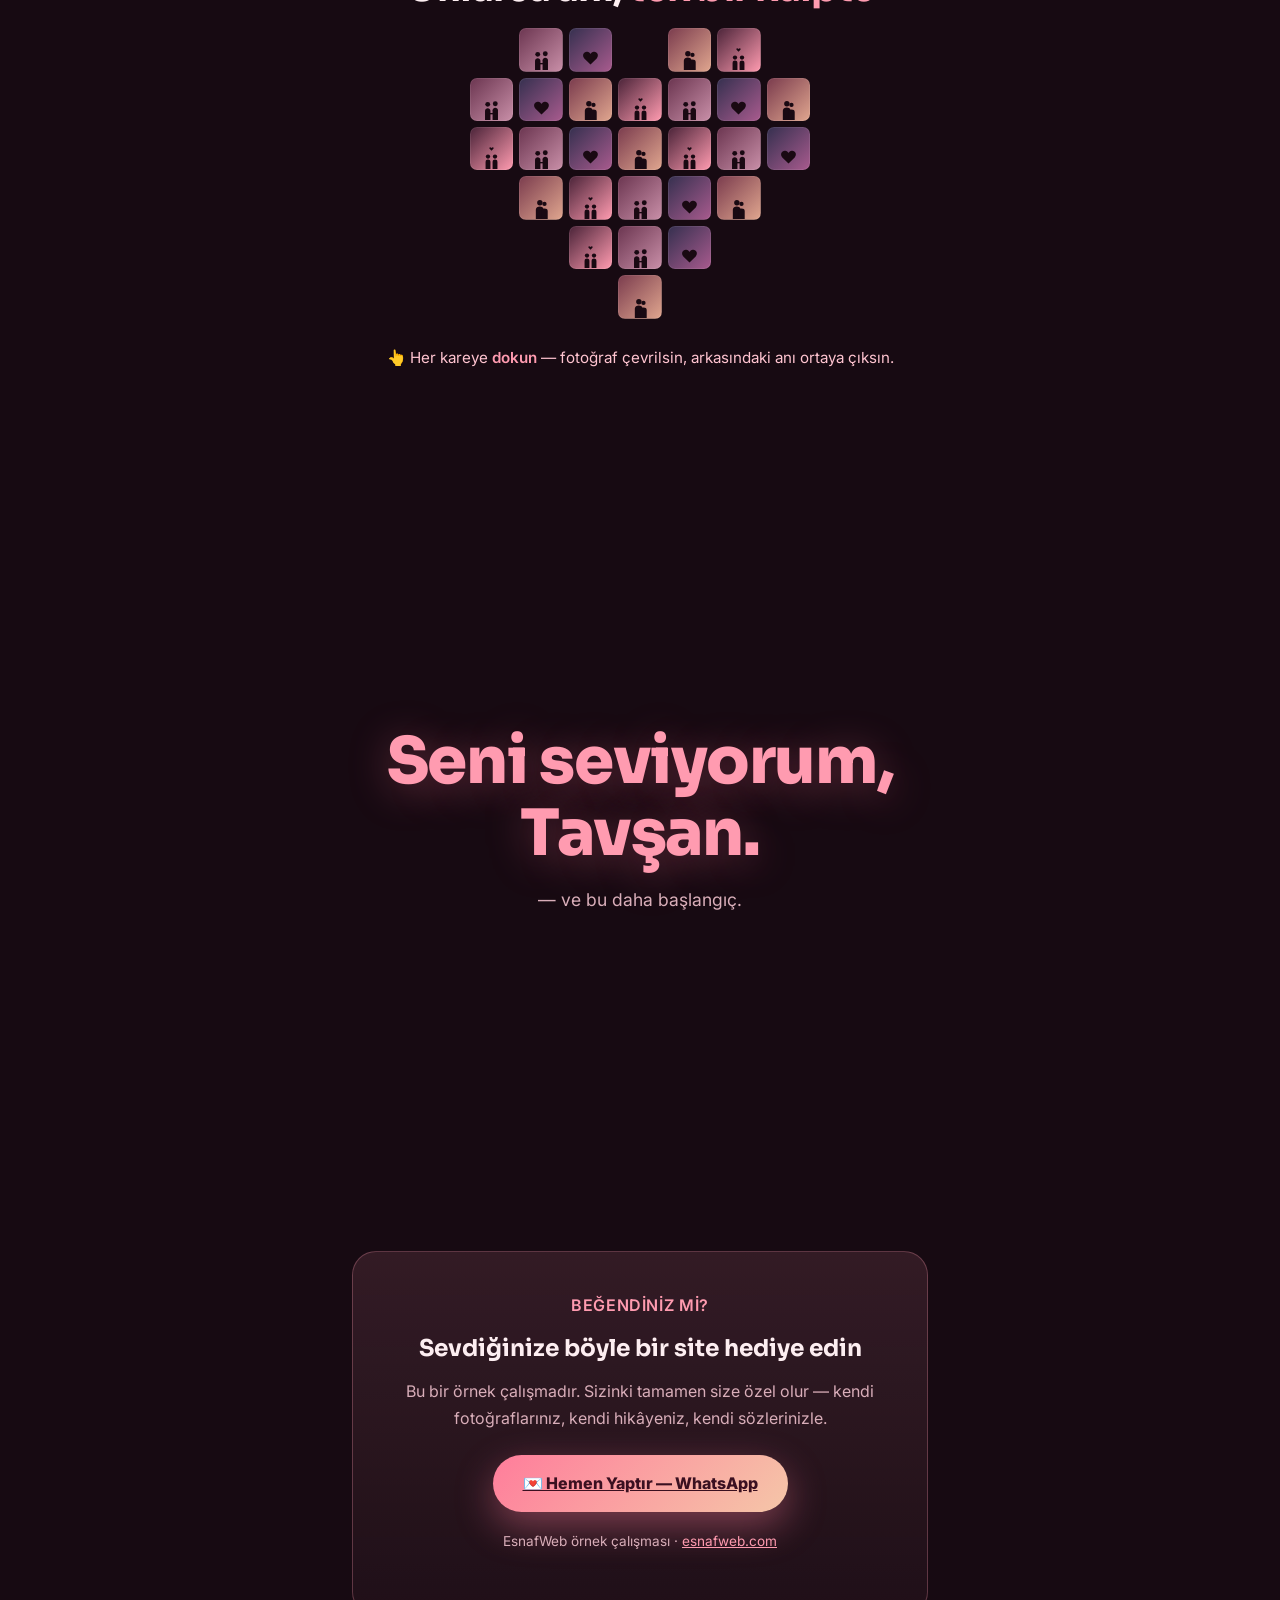
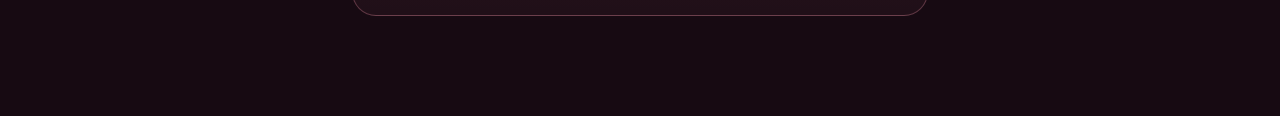
<file: demo/sevgiliye-ozel/index.html>
<!DOCTYPE html>
<html lang="tr">
<head>
<meta charset="UTF-8">
<meta name="viewport" content="width=device-width, initial-scale=1.0">
<meta name="robots" content="noindex">
<title>Tavşan & Tilki — Hikâyemiz 💗</title>
<meta name="description" content="Sadece ikimize ait, kalıcı bir yer. EsnafWeb örnek çalışması.">
<link rel="preconnect" href="https://fonts.googleapis.com">
<link rel="preconnect" href="https://fonts.gstatic.com" crossorigin>
<link href="https://fonts.googleapis.com/css2?family=Sora:wght@600;700;800&family=Inter:wght@400;500;600;700&display=swap" rel="stylesheet">
<style>
  :root {
    --rose: #ff9bb0;
    --rose-soft: #ffc4d0;
    --gold: #f5c6a8;
    --cream: #fdeef1;
    --muted: #d9aeb9;
    --head: 'Sora', -apple-system, sans-serif;
    --body: 'Inter', -apple-system, sans-serif;
  }
  * { margin: 0; padding: 0; box-sizing: border-box; }
  html { scroll-behavior: smooth; }
  body {
    font-family: var(--body); color: var(--cream);
    background: #170a12; line-height: 1.7; overflow-x: hidden;
    -webkit-font-smoothing: antialiased;
  }
  .bg {
    position: fixed; inset: 0; z-index: -2;
    background:
      radial-gradient(120% 90% at 20% 0%, #4a1526 0%, transparent 55%),
      radial-gradient(110% 90% at 90% 100%, #3a1f2e 0%, transparent 55%),
      linear-gradient(180deg, #1c0b15 0%, #24101c 50%, #180a12 100%);
    background-size: 200% 200%;
    animation: bgShift 22s ease-in-out infinite;
  }
  @keyframes bgShift { 0%,100%{background-position:0% 0%} 50%{background-position:100% 100%} }

  /* uçuşan kalpler */
  .hearts { position: fixed; inset: 0; z-index: -1; pointer-events: none; overflow: hidden; }
  .hearts b {
    position: absolute; bottom: -40px; color: rgba(255,155,176,.28);
    font-size: 18px; animation: rise linear infinite;
  }
  @keyframes rise {
    0% { transform: translateY(0) scale(.8) rotate(0); opacity: 0; }
    12% { opacity: .5; }
    88% { opacity: .5; }
    100% { transform: translateY(-108vh) scale(1.25) rotate(30deg); opacity: 0; }
  }

  section { padding: 90px 22px; max-width: 820px; margin: 0 auto; }
  .reveal { opacity: 0; transform: translateY(30px); transition: opacity .9s ease, transform .9s ease; }
  .reveal.on { opacity: 1; transform: none; }

  /* HERO */
  .hero {
    min-height: 100vh; display: flex; flex-direction: column;
    align-items: center; justify-content: center; text-align: center; gap: 6px;
    max-width: none; padding: 40px 22px;
  }
  .hero .kick { letter-spacing: .3em; text-transform: uppercase; font-size: .72rem; font-weight: 600; color: var(--rose); opacity: 0; animation: fadeUp 1s ease .3s forwards; }
  .hero h1 {
    font-family: var(--head); font-weight: 800; letter-spacing: -.02em;
    font-size: clamp(2.8rem, 11vw, 5.4rem); line-height: 1.08; color: var(--cream);
    text-shadow: 0 6px 40px rgba(255,120,150,.3);
    opacity: 0; animation: fadeUp 1.1s ease .6s forwards; margin-top: 6px;
  }
  .hero .amp { color: var(--rose); display: inline-block; animation: beat 2.4s ease-in-out 2s infinite; }
  .hero .tag { font-size: 1.08rem; color: var(--muted); margin-top: 14px; opacity: 0; animation: fadeUp 1.1s ease 1s forwards; }
  .hero .since { margin-top: 34px; opacity: 0; animation: fadeUp 1.1s ease 1.3s forwards; }
  .hero .since .n { font-family: var(--head); font-weight: 800; font-size: 2.6rem; letter-spacing: -.02em;
    background: linear-gradient(120deg, var(--rose), var(--gold)); -webkit-background-clip: text; background-clip: text; color: transparent; }
  .hero .since .l { font-size: .9rem; color: var(--muted); letter-spacing: .05em; }
  .scrolldown { margin-top: 46px; color: var(--rose); font-size: 1.6rem; opacity: 0; animation: fadeUp 1s ease 1.7s forwards, bob 1.8s ease-in-out 2s infinite; }
  @keyframes fadeUp { from{opacity:0;transform:translateY(24px)} to{opacity:1;transform:none} }
  @keyframes bob { 0%,100%{transform:translateY(0)} 50%{transform:translateY(8px)} }
  @keyframes beat { 0%,100%{transform:scale(1)} 14%{transform:scale(1.18)} 28%{transform:scale(1)} 42%{transform:scale(1.12)} 56%{transform:scale(1)} }

  .sec-title { font-family: var(--head); font-weight: 700; letter-spacing: -.02em; font-size: clamp(1.6rem, 4.6vw, 2.3rem); text-align: center; margin-bottom: 8px; }
  .sec-title em { font-style: normal; color: var(--rose); }
  .sec-sub { text-align: center; color: var(--muted); margin-bottom: 46px; }

  /* FOTOĞRAF (silüet + gradient) */
  .photo { border-radius: 16px; position: relative; overflow: hidden; box-shadow: 0 20px 50px rgba(15,5,12,.5), inset 0 0 0 1px rgba(255,255,255,.06);
    background-repeat: no-repeat; background-position: center 92%, center; background-size: 46%, cover; }
  .photo::after { content:""; position:absolute; inset:0; background: linear-gradient(180deg, transparent 50%, rgba(20,6,14,.45)); }
  .p1 { background-image: url("data:image/svg+xml,%3Csvg xmlns='http://www.w3.org/2000/svg' viewBox='0 0 100 100'%3E%3Cg fill='%23190912'%3E%3Ccircle cx='36' cy='42' r='9'/%3E%3Cpath d='M26,100V66c0-13,20-13,20,0v34z'/%3E%3Ccircle cx='64' cy='40' r='9'/%3E%3Cpath d='M54,100V64c0-13,20-13,20,0v36z'/%3E%3Crect x='44' y='74' width='12' height='5'/%3E%3C/g%3E%3C/svg%3E"), linear-gradient(135deg, #6b3550, #c98fa8); }
  .p2 { background-image: url("data:image/svg+xml,%3Csvg xmlns='http://www.w3.org/2000/svg' viewBox='0 0 100 100'%3E%3Cg fill='%23190912'%3E%3Ccircle cx='44' cy='40' r='10'/%3E%3Ccircle cx='61' cy='44' r='8'/%3E%3Cpath d='M29,100V66c0-16,29-16,29,0v34z'/%3E%3Cpath d='M50,100V70c0-12,23-12,23,0v30z'/%3E%3C/g%3E%3C/svg%3E"), linear-gradient(135deg, #35304f, #a85b8e); }
  .p3 { background-image: url("data:image/svg+xml,%3Csvg xmlns='http://www.w3.org/2000/svg' viewBox='0 0 100 100'%3E%3Cg fill='%23190912'%3E%3Cpath d='M50,32,43,25c-3-3,1-8,4-5,1,.7,2,1.7,3,2.6,.5-.9,1.4-1.9,3-2.6,3-3,7,2,4,5z'/%3E%3Ccircle cx='37' cy='54' r='8'/%3E%3Cpath d='M28,100V74c0-12,18-12,18,0v26z'/%3E%3Ccircle cx='63' cy='54' r='8'/%3E%3Cpath d='M54,100V74c0-12,18-12,18,0v26z'/%3E%3C/g%3E%3C/svg%3E"), linear-gradient(135deg, #7a3b4d, #e0a68f); }

  /* ZAMAN TÜNELİ */
  .timeline { display: flex; flex-direction: column; gap: 40px; }
  .memory { display: grid; grid-template-columns: 1fr 1fr; gap: 24px; align-items: center; }
  .memory:nth-child(even) .m-photo { order: 2; }
  .m-photo { height: 210px; }
  .m-date { font-weight: 700; font-size: 1rem; color: var(--rose); margin-bottom: 6px; letter-spacing: .02em; }
  .m-text h3 { font-family: var(--head); font-weight: 700; font-size: 1.25rem; margin-bottom: 8px; }
  .m-text p { color: var(--muted); font-size: .98rem; }

  /* MEKTUP */
  .letter { background: linear-gradient(180deg, rgba(255,255,255,.05), rgba(255,255,255,.02));
    border: 1px solid rgba(255,155,176,.2); border-radius: 20px; padding: 40px 34px;
    font-size: 1.06rem; line-height: 1.9; color: #f2d6dd; }
  .letter .hi { font-family: var(--head); font-weight: 700; font-size: 1.3rem; color: var(--rose); margin-bottom: 16px; }
  .letter p { margin-bottom: 16px; }
  .letter .sign { text-align: right; font-weight: 600; color: var(--rose-soft); margin-top: 10px; }

  /* SAYAÇ */
  .counter-wrap { text-align: center; }
  .counter { display: flex; justify-content: center; gap: 12px; flex-wrap: wrap; margin-top: 8px; }
  .cbox { background: rgba(255,155,176,.1); border: 1px solid rgba(255,155,176,.28); border-radius: 16px; padding: 18px 8px; min-width: 82px; }
  .cbox b { display: block; font-family: var(--head); font-weight: 800; font-size: 2.1rem; letter-spacing: -.02em;
    background: linear-gradient(120deg, var(--rose), var(--gold)); -webkit-background-clip: text; background-clip: text; color: transparent; }
  .cbox span { font-size: .72rem; letter-spacing: .1em; text-transform: uppercase; color: var(--muted); }
  .next-anniv { margin-top: 30px; color: var(--gold); font-size: 1.05rem; }

  /* KALP KOLAJI + FLIP */
  .heart { display: grid; grid-template-columns: repeat(7, 1fr); gap: 6px; max-width: 340px; margin: 0 auto; }
  .heart i { aspect-ratio: 1; visibility: hidden; }
  .heart .h {
    aspect-ratio: 1; position: relative; border-radius: 7px; perspective: 320px;
    cursor: pointer; touch-action: manipulation;
    opacity: 0; transform: scale(.3); transition: opacity .5s ease, transform .6s cubic-bezier(.34,1.56,.64,1);
  }
  .heart.on .h { opacity: 1; transform: none; }
  .h-inner { position: absolute; inset: 0; transform-style: preserve-3d; transition: transform .55s ease; }
  .h.flipped .h-inner { transform: rotateY(180deg); }
  .h-face {
    position: absolute; inset: 0; border-radius: 7px;
    backface-visibility: hidden; -webkit-backface-visibility: hidden;
    background-repeat: no-repeat; background-position: center 92%, center; background-size: 62%, cover;
    box-shadow: inset 0 0 0 1px rgba(255,255,255,.08);
  }
  .h-back {
    transform: rotateY(180deg); display: flex; align-items: center; justify-content: center;
    color: #fff; font-size: 15px; background: linear-gradient(135deg, #ff7d9b, #f5c6a8);
  }
  .heart .h:nth-of-type(4n+1) .h-front{ background-image: url("data:image/svg+xml,%3Csvg xmlns='http://www.w3.org/2000/svg' viewBox='0 0 100 100'%3E%3Cg fill='%23190912'%3E%3Ccircle cx='36' cy='42' r='9'/%3E%3Cpath d='M26,100V66c0-13,20-13,20,0v34z'/%3E%3Ccircle cx='64' cy='40' r='9'/%3E%3Cpath d='M54,100V64c0-13,20-13,20,0v36z'/%3E%3Crect x='44' y='74' width='12' height='5'/%3E%3C/g%3E%3C/svg%3E"), linear-gradient(135deg,#6b3550,#c98fa8); }
  .heart .h:nth-of-type(4n+2) .h-front{ background-image: url("data:image/svg+xml,%3Csvg xmlns='http://www.w3.org/2000/svg' viewBox='0 0 100 100'%3E%3Cpath fill='%23190912' d='M50,80,27,57C17,46,25,29,41,33c5,1.3,8,5,9,8,1-3,4-6.7,9-8,16-4,24,13,14,24z'/%3E%3C/svg%3E"), linear-gradient(135deg,#35304f,#a85b8e); }
  .heart .h:nth-of-type(4n+3) .h-front{ background-image: url("data:image/svg+xml,%3Csvg xmlns='http://www.w3.org/2000/svg' viewBox='0 0 100 100'%3E%3Cg fill='%23190912'%3E%3Ccircle cx='44' cy='40' r='10'/%3E%3Ccircle cx='61' cy='44' r='8'/%3E%3Cpath d='M29,100V66c0-16,29-16,29,0v34z'/%3E%3Cpath d='M50,100V70c0-12,23-12,23,0v30z'/%3E%3C/g%3E%3C/svg%3E"), linear-gradient(135deg,#7a3b4d,#e0a68f); }
  .heart .h:nth-of-type(4n+4) .h-front{ background-image: url("data:image/svg+xml,%3Csvg xmlns='http://www.w3.org/2000/svg' viewBox='0 0 100 100'%3E%3Cg fill='%23190912'%3E%3Cpath d='M50,32,43,25c-3-3,1-8,4-5,1,.7,2,1.7,3,2.6,.5-.9,1.4-1.9,3-2.6,3-3,7,2,4,5z'/%3E%3Ccircle cx='37' cy='54' r='8'/%3E%3Cpath d='M28,100V74c0-12,18-12,18,0v26z'/%3E%3Ccircle cx='63' cy='54' r='8'/%3E%3Cpath d='M54,100V74c0-12,18-12,18,0v26z'/%3E%3C/g%3E%3C/svg%3E"), linear-gradient(135deg,#4a2338,#ff9bb0); }
  .heart-hint { text-align: center; color: var(--rose-soft); font-size: .95rem; margin-top: 26px; }
  .heart-hint b { color: var(--rose); font-weight: 600; }

  /* KAPANIŞ */
  .closing { text-align: center; min-height: 80vh; display: flex; flex-direction: column; justify-content: center; align-items: center; }
  .closing h2 { font-family: var(--head); font-weight: 800; letter-spacing: -.02em; font-size: clamp(2.2rem, 9vw, 4rem); color: var(--rose);
    text-shadow: 0 6px 40px rgba(255,120,150,.35); line-height: 1.12; }
  .closing p { color: var(--muted); margin-top: 16px; font-size: 1.1rem; }

  /* DEMO ROZETİ + CTA */
  .cta { text-align: center; padding: 70px 22px 100px; max-width: 620px; margin: 0 auto; }
  .cta-card { background: linear-gradient(180deg, rgba(255,155,176,.12), rgba(255,155,176,.04));
    border: 1px solid rgba(255,155,176,.28); border-radius: 24px; padding: 40px 28px; }
  .cta-card .k { font-weight: 600; font-size: 1rem; letter-spacing: .04em; text-transform: uppercase; color: var(--rose); }
  .cta-card h3 { font-family: var(--head); font-weight: 700; font-size: 1.45rem; margin: 10px 0 10px; }
  .cta-card p { color: var(--muted); margin-bottom: 22px; }
  .cta-btn { display: inline-block; background: linear-gradient(135deg, #ff7d9b, #f5c6a8); color: #3a1020;
    font-weight: 800; padding: 15px 30px; border-radius: 999px; box-shadow: 0 14px 38px rgba(255,125,155,.4); }
  .cta-foot { margin-top: 18px; font-size: .85rem; color: var(--muted); }
  .cta-foot a { color: var(--rose); }

  @media (max-width: 600px) {
    .memory { grid-template-columns: 1fr; gap: 12px; }
    .memory:nth-child(even) .m-photo { order: 0; }
    .m-photo { height: 190px; }
    .letter { padding: 30px 22px; font-size: 1.02rem; }
  }
</style>
</head>
<body>
  <div class="bg"></div>
  <div class="hearts" id="hearts" aria-hidden="true"></div>

  <!-- HERO -->
  <header class="hero">
    <p class="kick">bizim hikâyemiz</p>
    <h1>Tavşan <span class="amp">&amp;</span> Tilki</h1>
    <p class="tag">iki kişilik bir dünya, tek bir kalpte.</p>
    <div class="since">
      <div class="n" id="sinceDays">—</div>
      <div class="l">gündür seninleyim</div>
    </div>
    <div class="scrolldown">↓</div>
  </header>

  <!-- ZAMAN TÜNELİ -->
  <section>
    <h2 class="sec-title reveal">Nasıl <em>başladı?</em></h2>
    <p class="sec-sub reveal">Her büyük hikâye, küçük bir anla başlar.</p>
    <div class="timeline">
      <div class="memory reveal">
        <div class="photo p3 m-photo"></div>
        <div class="m-text">
          <div class="m-date">6 Ocak 2026</div>
          <h3>İlk karşılaşma</h3>
          <p>O konserde, kalabalığın arasında göz göze geldik. Aynı şarkıyı söylüyorduk. O an bütün salonda sadece sen vardın.</p>
        </div>
      </div>
      <div class="memory reveal">
        <div class="photo p1 m-photo"></div>
        <div class="m-text">
          <div class="m-date">14 Şubat 2026</div>
          <h3>İlk Sevgililer Günü</h3>
          <p>Ne alacağımı günlerce düşündüm. Sonunda anladım ki en güzel hediye, yanında olmaktı. O akşamı hiç unutmayacağım.</p>
        </div>
      </div>
      <div class="memory reveal">
        <div class="photo p2 m-photo"></div>
        <div class="m-text">
          <div class="m-date">Yaz 2026</div>
          <h3>İlk yolculuğumuz</h3>
          <p>Sahilde yürüdük, sen üşüdün, ceketimi verdim. "İyi ki varsın" dedin. O an dünyanın en zengin insanı bendim.</p>
        </div>
      </div>
    </div>
  </section>

  <!-- MEKTUP -->
  <section>
    <h2 class="sec-title reveal">Sana bir <em>mektup</em></h2>
    <div class="letter reveal">
      <div class="hi">Sevgili Tavşan,</div>
      <p>Seninle geçen günleri saymayı bıraktım; çünkü artık günleri değil, seninle olmayı sayıyorum. Her sabah aynı heyecanla gözlerimi açıyorum: bugün de sen varsın.</p>
      <p>Bazen kelimeler yetmiyor. O yüzden bu küçük yeri yaptım — sana ne kadar değer verdiğimi, kelimelerin bittiği yerde anlatsın diye.</p>
      <p>İyi ki o konsere gelmişsin. İyi ki sen, iyi ki biz.</p>
      <div class="sign">— hep senin olan, Tilki</div>
    </div>
  </section>

  <!-- SAYAÇ -->
  <section class="counter-wrap">
    <h2 class="sec-title reveal">Birlikte <em>geçen zaman</em></h2>
    <p class="sec-sub reveal">Her saniyesi ayrı bir hediye.</p>
    <div class="counter reveal">
      <div class="cbox"><b id="cD">0</b><span>gün</span></div>
      <div class="cbox"><b id="cH">0</b><span>saat</span></div>
      <div class="cbox"><b id="cM">0</b><span>dakika</span></div>
      <div class="cbox"><b id="cS">0</b><span>saniye</span></div>
    </div>
    <p class="next-anniv reveal">Yıl dönümümüze <b id="anniv">—</b> gün kaldı 💗</p>
  </section>

  <!-- KALP KOLAJI -->
  <section>
    <h2 class="sec-title reveal">Onlarca anı, <em>tek bir kalpte</em></h2>
    <div class="heart" id="heart">
      <i></i><span class="h"></span><span class="h"></span><i></i><span class="h"></span><span class="h"></span><i></i>
      <span class="h"></span><span class="h"></span><span class="h"></span><span class="h"></span><span class="h"></span><span class="h"></span><span class="h"></span>
      <span class="h"></span><span class="h"></span><span class="h"></span><span class="h"></span><span class="h"></span><span class="h"></span><span class="h"></span>
      <i></i><span class="h"></span><span class="h"></span><span class="h"></span><span class="h"></span><span class="h"></span><i></i>
      <i></i><i></i><span class="h"></span><span class="h"></span><span class="h"></span><i></i><i></i>
      <i></i><i></i><i></i><span class="h"></span><i></i><i></i><i></i>
    </div>
    <p class="heart-hint reveal">👆 Her kareye <b>dokun</b> — fotoğraf çevrilsin, arkasındaki anı ortaya çıksın.</p>
  </section>

  <!-- KAPANIŞ -->
  <section class="closing">
    <h2 class="reveal">Seni seviyorum,<br>Tavşan.</h2>
    <p class="reveal">— ve bu daha başlangıç.</p>
  </section>

  <!-- CTA (demo → lead) -->
  <div class="cta">
    <div class="cta-card">
      <div class="k">Beğendiniz mi?</div>
      <h3>Sevdiğinize böyle bir site hediye edin</h3>
      <p>Bu bir örnek çalışmadır. Sizinki tamamen size özel olur — kendi fotoğraflarınız, kendi hikâyeniz, kendi sözlerinizle.</p>
      <a class="cta-btn" id="waBtn" target="_blank" rel="noopener">💌 Hemen Yaptır — WhatsApp</a>
      <p class="cta-foot">EsnafWeb örnek çalışması · <a href="https://esnafweb.com" target="_blank" rel="noopener">esnafweb.com</a></p>
    </div>
  </div>

<script>
  /* uçuşan kalpler */
  (function () {
    const box = document.getElementById('hearts');
    for (let i = 0; i < 14; i++) {
      const b = document.createElement('b');
      b.textContent = '♥';
      b.style.left = Math.random() * 100 + '%';
      b.style.fontSize = (12 + Math.random() * 16) + 'px';
      b.style.animationDuration = (12 + Math.random() * 12) + 's';
      b.style.animationDelay = (Math.random() * 12) + 's';
      box.appendChild(b);
    }
  })();

  /* kalp kolajı: kareleri iç yüzlerle doldur (ön = foto, arka = kalp) */
  document.querySelectorAll('#heart .h').forEach(h => {
    h.innerHTML = '<span class="h-inner"><span class="h-face h-front"></span><span class="h-face h-back">♥</span></span>';
    h.addEventListener('click', () => h.classList.toggle('flipped'));
  });

  /* scroll reveal */
  const io = new IntersectionObserver((es) => {
    es.forEach(e => { if (e.isIntersecting) { e.target.classList.add('on'); io.unobserve(e.target); } });
  }, { threshold: 0.15 });
  document.querySelectorAll('.reveal').forEach(el => io.observe(el));

  /* kalp kolajı sıralı beliriş */
  const heart = document.getElementById('heart');
  const hio = new IntersectionObserver((es) => {
    es.forEach(e => {
      if (e.isIntersecting) {
        heart.querySelectorAll('.h').forEach((t, i) => t.style.transitionDelay = (i * 0.04).toFixed(2) + 's');
        heart.classList.add('on'); hio.unobserve(heart);
      }
    });
  }, { threshold: 0.25 });
  hio.observe(heart);

  /* canlı sayaç */
  const START = new Date('2026-01-06T20:00:00');
  const pad = n => String(n).padStart(2, '0');
  function tick() {
    const now = new Date();
    const diff = now - START;
    const d = Math.floor(diff / 86400000);
    const h = Math.floor(diff / 3600000) % 24;
    const m = Math.floor(diff / 60000) % 60;
    const s = Math.floor(diff / 1000) % 60;
    document.getElementById('cD').textContent = d.toLocaleString('tr-TR');
    document.getElementById('cH').textContent = pad(h);
    document.getElementById('cM').textContent = pad(m);
    document.getElementById('cS').textContent = pad(s);
    document.getElementById('sinceDays').textContent = d.toLocaleString('tr-TR');
    let next = new Date(now.getFullYear(), 0, 6);
    if (next < now) next = new Date(now.getFullYear() + 1, 0, 6);
    document.getElementById('anniv').textContent = Math.ceil((next - now) / 86400000);
  }
  tick(); setInterval(tick, 1000);

  /* WhatsApp CTA */
  const waMsg = encodeURIComponent('Merhaba! Sevgiliye özel hediye sitesi örneğini gördüm, benimkini yaptırmak istiyorum 💌');
  document.getElementById('waBtn').href = 'https://wa.me/905414748916?text=' + waMsg;

</script>
</body>
</html>
</file>
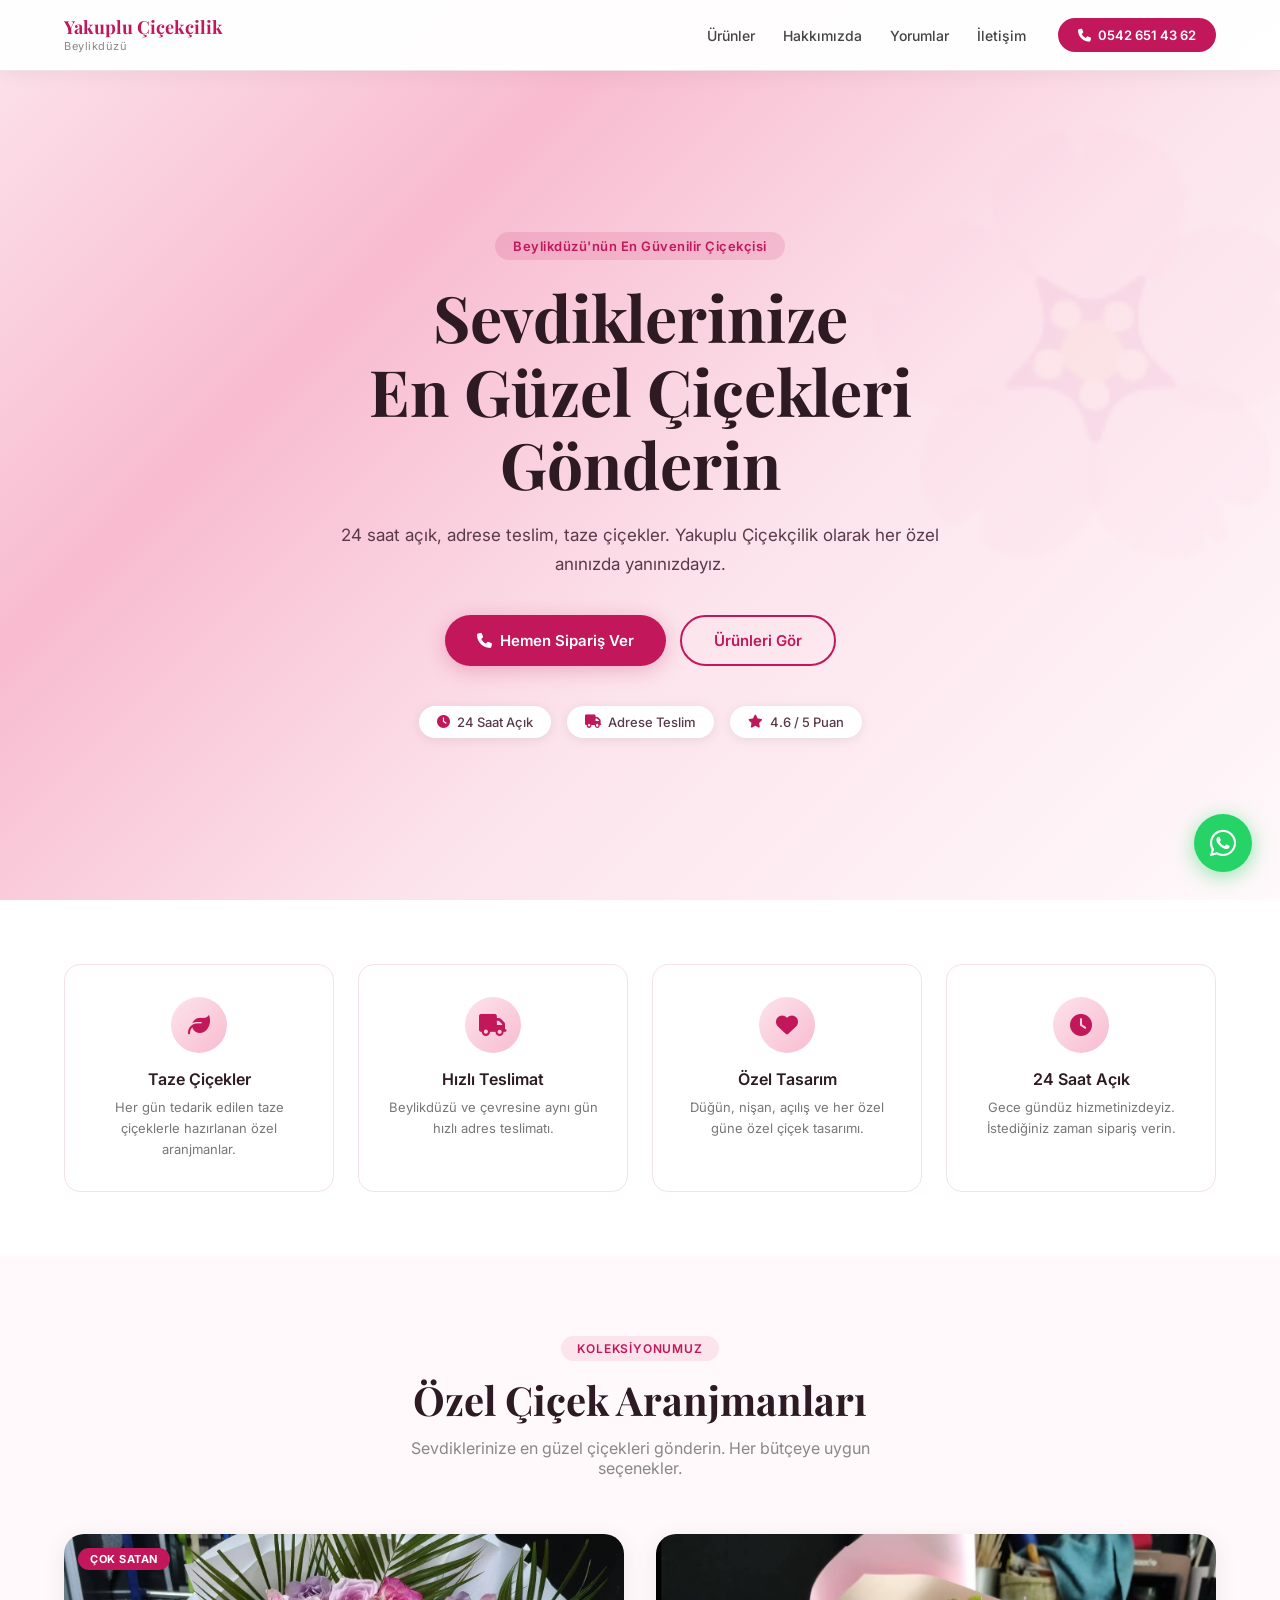
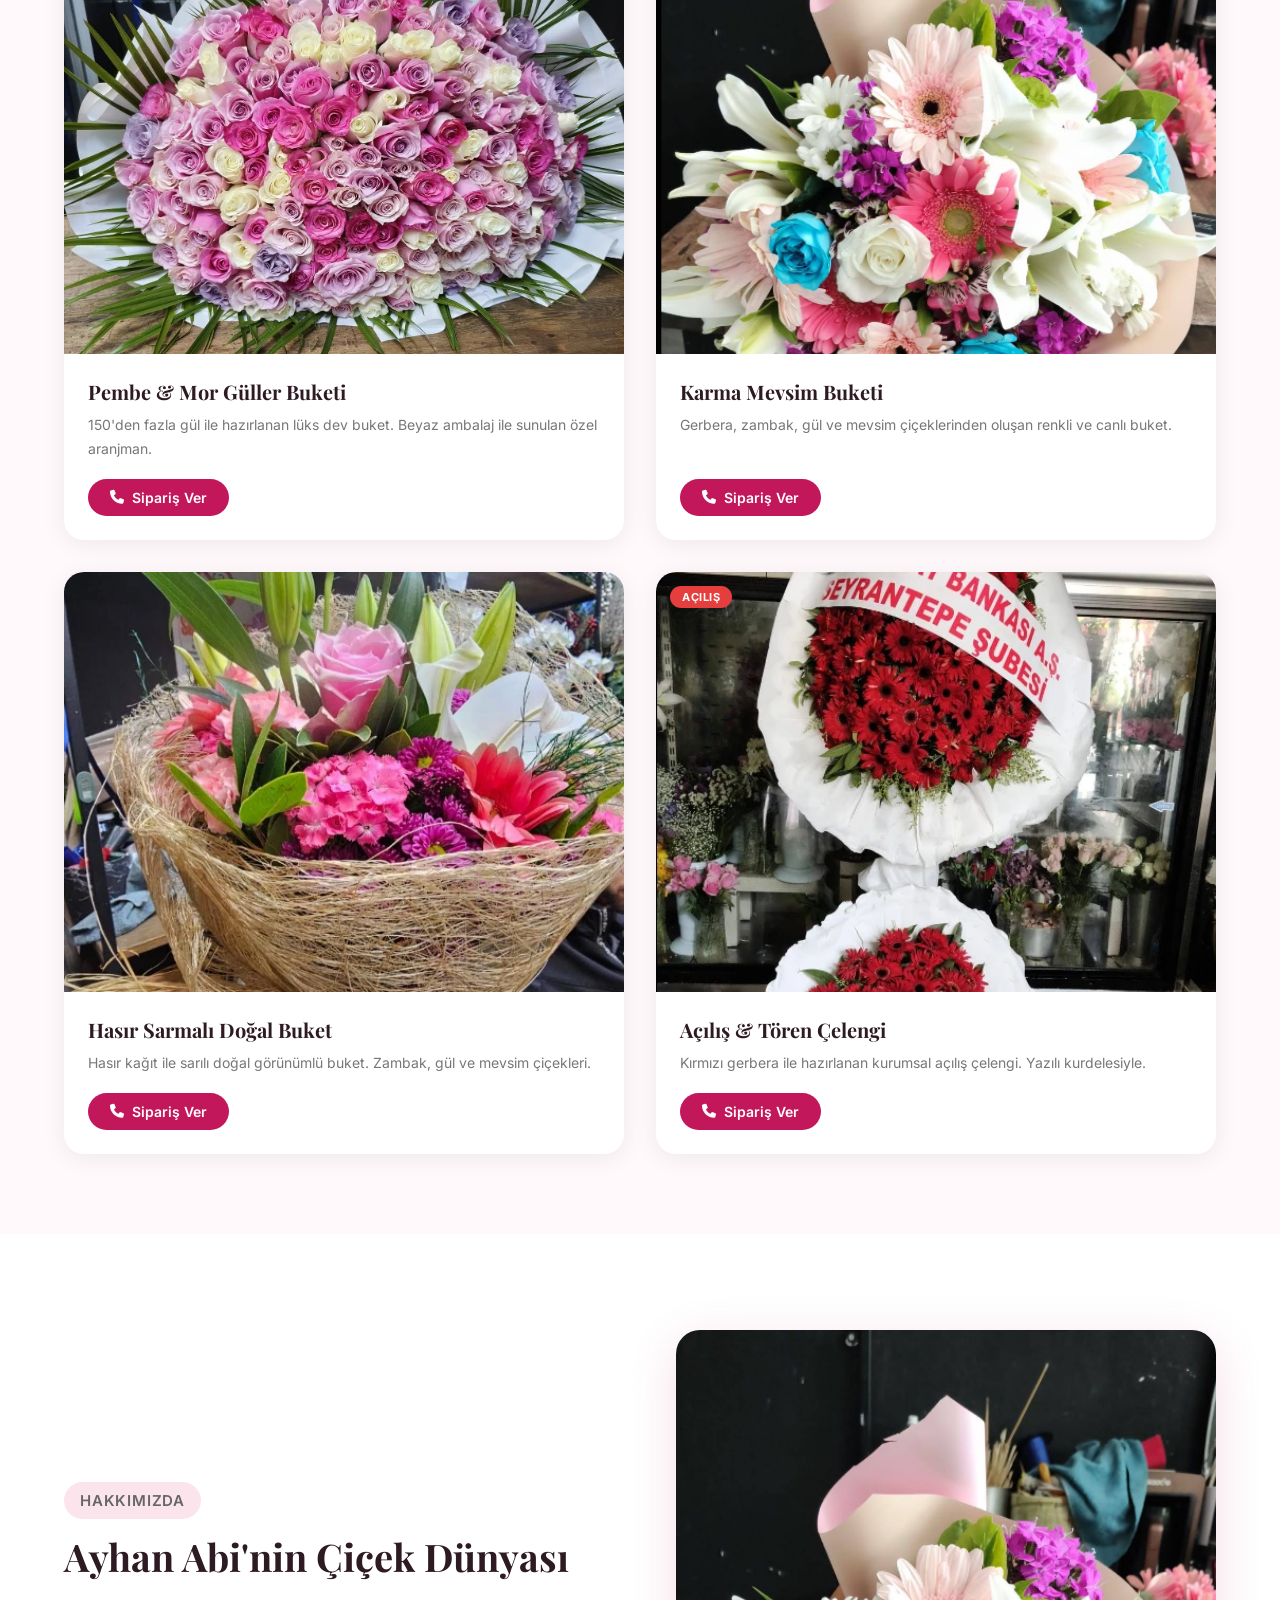
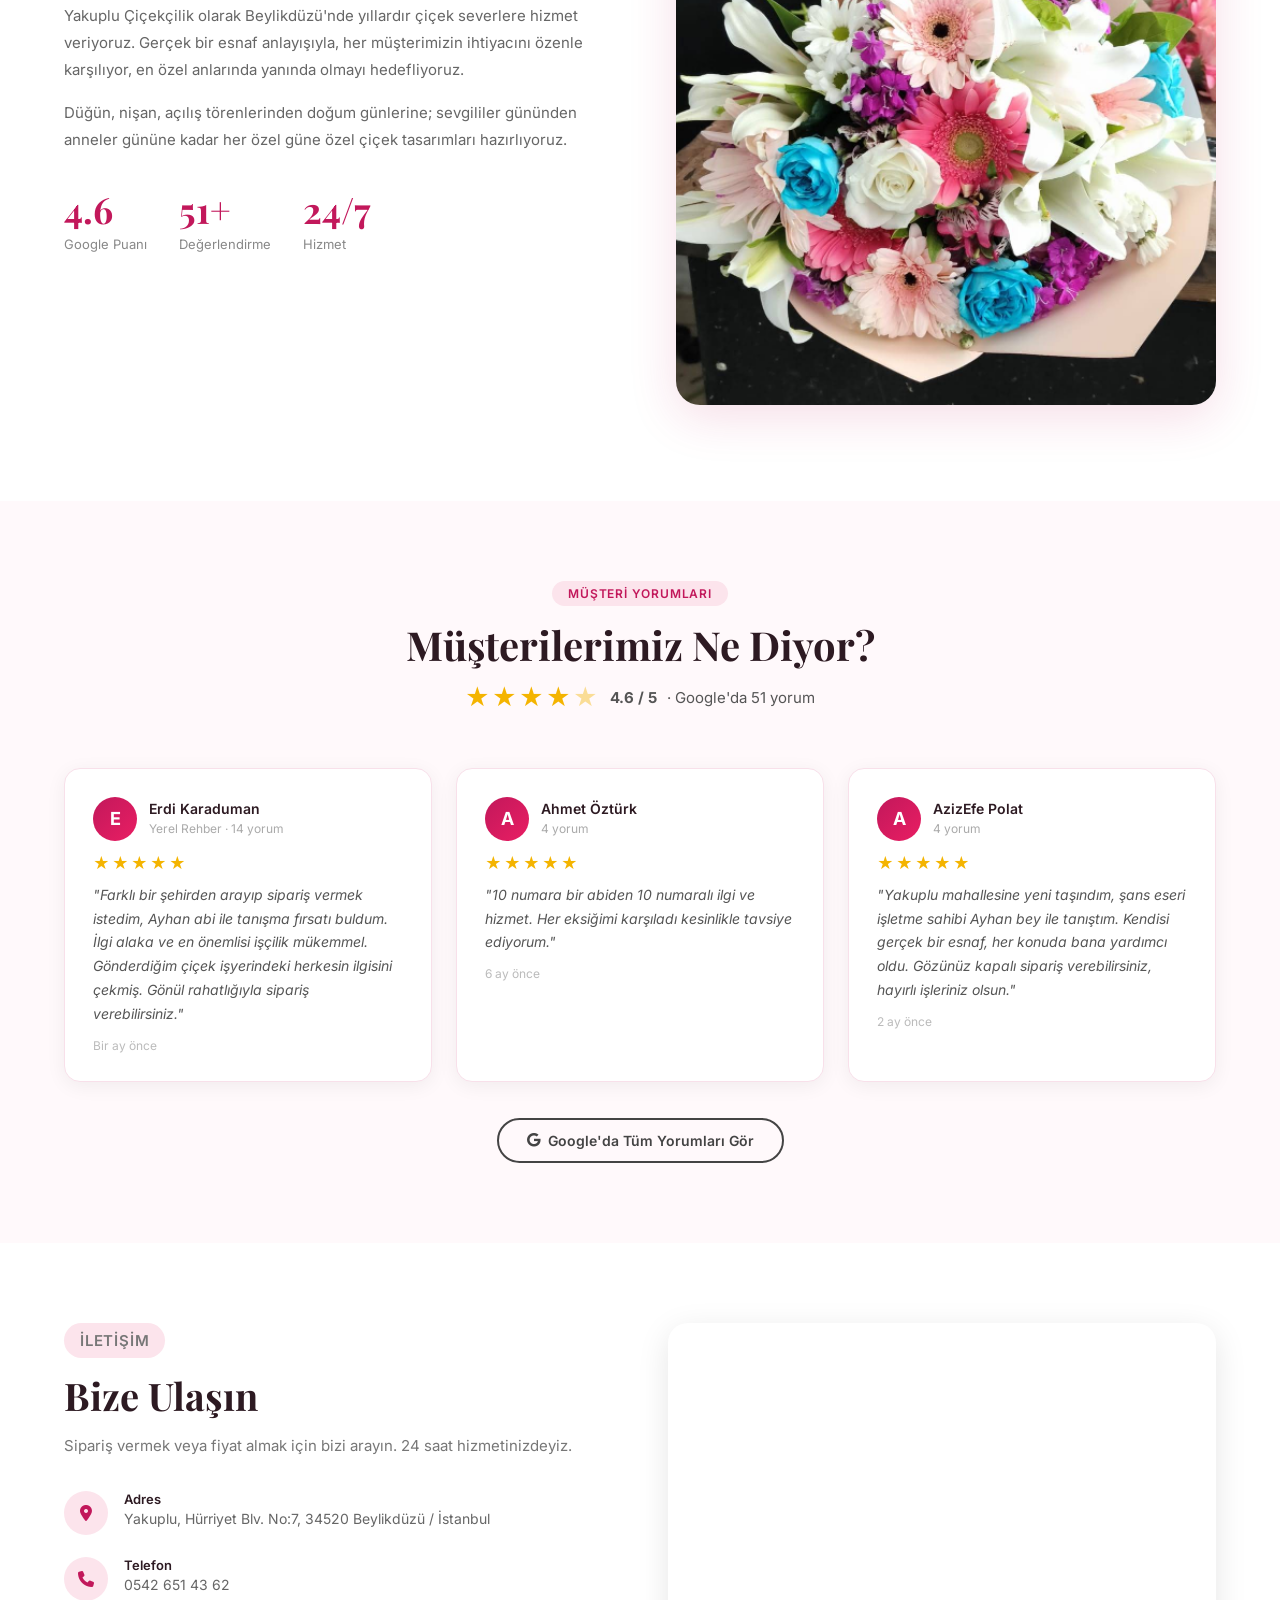
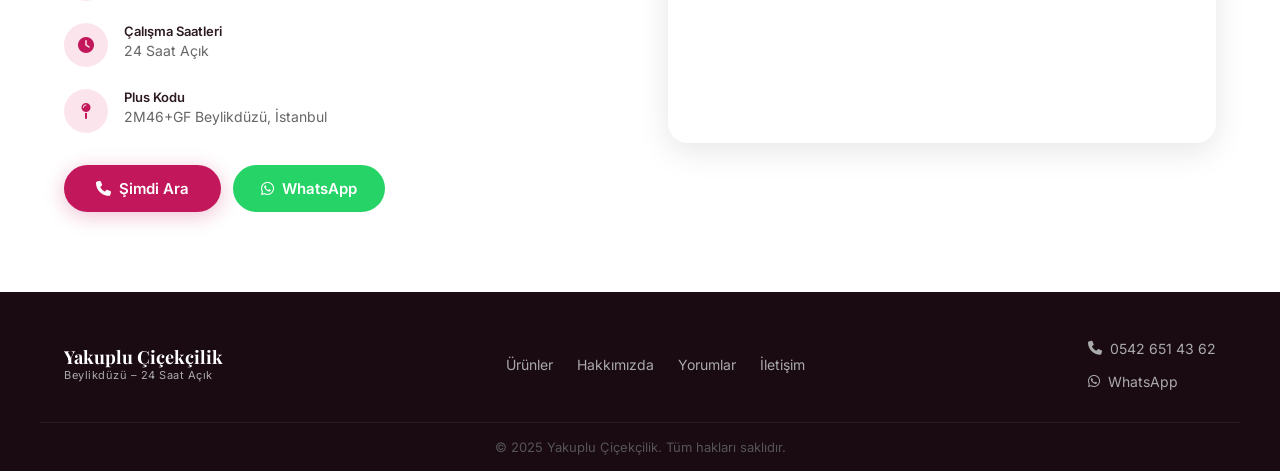
<file: demo/yakuplu-cicekcilik/index.html>
<!DOCTYPE html>
<html lang="tr">
<head>
  <meta charset="UTF-8" />
  <meta name="viewport" content="width=device-width, initial-scale=1.0" />
  <title>Yakuplu Çiçekçilik – Beylikdüzü</title>
  <link rel="stylesheet" href="style.css" />
  <link href="https://fonts.googleapis.com/css2?family=Playfair+Display:wght@400;700&family=Inter:wght@300;400;500;600&display=swap" rel="stylesheet" />
  <link rel="stylesheet" href="https://cdnjs.cloudflare.com/ajax/libs/font-awesome/6.5.0/css/all.min.css" />
</head>
<body>

  <!-- NAV -->
  <header class="navbar">
    <div class="container nav-inner">
      <div class="logo">
        <div>
          <span class="logo-title">Yakuplu Çiçekçilik</span>
          <span class="logo-sub">Beylikdüzü</span>
        </div>
      </div>
      <nav class="nav-links">
        <a href="#urunler">Ürünler</a>
        <a href="#hakkimizda">Hakkımızda</a>
        <a href="#yorumlar">Yorumlar</a>
        <a href="#iletisim">İletişim</a>
      </nav>
      <a href="tel:05426514362" class="btn-call"><i class="fa fa-phone"></i> 0542 651 43 62</a>
      <button class="hamburger" id="hamburger"><i class="fa fa-bars"></i></button>
    </div>
    <div class="mobile-menu" id="mobileMenu">
      <a href="#urunler">Ürünler</a>
      <a href="#hakkimizda">Hakkımızda</a>
      <a href="#yorumlar">Yorumlar</a>
      <a href="#iletisim">İletişim</a>
      <a href="tel:05426514362">0542 651 43 62</a>
    </div>
  </header>

  <!-- HERO -->
  <section class="hero">
    <div class="hero-overlay"></div>
    <div class="hero-content">
      <p class="hero-tag">Beylikdüzü'nün En Güvenilir Çiçekçisi</p>
      <h1>Sevdiklerinize<br/>En Güzel Çiçekleri<br/>Gönderin</h1>
      <p class="hero-desc">24 saat açık, adrese teslim, taze çiçekler. Yakuplu Çiçekçilik olarak her özel anınızda yanınızdayız.</p>
      <div class="hero-btns">
        <a href="tel:05426514362" class="btn-primary"><i class="fa fa-phone"></i> Hemen Sipariş Ver</a>
        <a href="#urunler" class="btn-outline">Ürünleri Gör</a>
      </div>
      <div class="hero-badges">
        <div class="badge"><i class="fa fa-clock"></i> 24 Saat Açık</div>
        <div class="badge"><i class="fa fa-truck"></i> Adrese Teslim</div>
        <div class="badge"><i class="fa fa-star"></i> 4.6 / 5 Puan</div>
      </div>
    </div>
  </section>

  <!-- ÖZELLİKLER -->
  <section class="features">
    <div class="container features-grid">
      <div class="feature-card">
        <div class="feature-icon"><i class="fa fa-leaf"></i></div>
        <h3>Taze Çiçekler</h3>
        <p>Her gün tedarik edilen taze çiçeklerle hazırlanan özel aranjmanlar.</p>
      </div>
      <div class="feature-card">
        <div class="feature-icon"><i class="fa fa-truck"></i></div>
        <h3>Hızlı Teslimat</h3>
        <p>Beylikdüzü ve çevresine aynı gün hızlı adres teslimatı.</p>
      </div>
      <div class="feature-card">
        <div class="feature-icon"><i class="fa fa-heart"></i></div>
        <h3>Özel Tasarım</h3>
        <p>Düğün, nişan, açılış ve her özel güne özel çiçek tasarımı.</p>
      </div>
      <div class="feature-card">
        <div class="feature-icon"><i class="fa fa-clock"></i></div>
        <h3>24 Saat Açık</h3>
        <p>Gece gündüz hizmetinizdeyiz. İstediğiniz zaman sipariş verin.</p>
      </div>
    </div>
  </section>

  <!-- ÜRÜNLER -->
  <section class="products" id="urunler">
    <div class="container">
      <div class="section-header">
        <p class="section-tag">Koleksiyonumuz</p>
        <h2>Özel Çiçek Aranjmanları</h2>
        <p class="section-desc">Sevdiklerinize en güzel çiçekleri gönderin. Her bütçeye uygun seçenekler.</p>
      </div>
      <div class="products-grid">

        <div class="product-card">
          <div class="product-img-wrap">
            <img src="images/buket1.jpg" alt="Pembe Güller Buketi" />
            <div class="product-badge">Çok Satan</div>
          </div>
          <div class="product-info">
            <h3>Pembe & Mor Güller Buketi</h3>
            <p>150'den fazla gül ile hazırlanan lüks dev buket. Beyaz ambalaj ile sunulan özel aranjman.</p>
            <a href="tel:05426514362" class="btn-order"><i class="fa fa-phone"></i> Sipariş Ver</a>
          </div>
        </div>

        <div class="product-card">
          <div class="product-img-wrap">
            <img src="images/buket2.jpg" alt="Karma Çiçek Buketi" />
          </div>
          <div class="product-info">
            <h3>Karma Mevsim Buketi</h3>
            <p>Gerbera, zambak, gül ve mevsim çiçeklerinden oluşan renkli ve canlı buket.</p>
            <a href="tel:05426514362" class="btn-order"><i class="fa fa-phone"></i> Sipariş Ver</a>
          </div>
        </div>

        <div class="product-card">
          <div class="product-img-wrap">
            <img src="images/buket3.jpg" alt="Hasır Sarmalı Buket" />
          </div>
          <div class="product-info">
            <h3>Hasır Sarmalı Doğal Buket</h3>
            <p>Hasır kağıt ile sarılı doğal görünümlü buket. Zambak, gül ve mevsim çiçekleri.</p>
            <a href="tel:05426514362" class="btn-order"><i class="fa fa-phone"></i> Sipariş Ver</a>
          </div>
        </div>

        <div class="product-card">
          <div class="product-img-wrap">
            <img src="images/buket4.jpg" alt="Açılış Çelengi" />
            <div class="product-badge" style="background:#e53e3e;">Açılış</div>
          </div>
          <div class="product-info">
            <h3>Açılış & Tören Çelengi</h3>
            <p>Kırmızı gerbera ile hazırlanan kurumsal açılış çelengi. Yazılı kurdelesiyle.</p>
            <a href="tel:05426514362" class="btn-order"><i class="fa fa-phone"></i> Sipariş Ver</a>
          </div>
        </div>

      </div>
    </div>
  </section>

  <!-- HAKKIMIZDA -->
  <section class="about" id="hakkimizda">
    <div class="container about-inner">
      <div class="about-text">
        <p class="section-tag">Hakkımızda</p>
        <h2>Ayhan Abi'nin Çiçek Dünyası</h2>
        <p>Yakuplu Çiçekçilik olarak Beylikdüzü'nde yıllardır çiçek severlere hizmet veriyoruz. Gerçek bir esnaf anlayışıyla, her müşterimizin ihtiyacını özenle karşılıyor, en özel anlarında yanında olmayı hedefliyoruz.</p>
        <p>Düğün, nişan, açılış törenlerinden doğum günlerine; sevgililer gününden anneler gününe kadar her özel güne özel çiçek tasarımları hazırlıyoruz.</p>
        <div class="about-stats">
          <div class="stat"><span>4.6</span><small>Google Puanı</small></div>
          <div class="stat"><span>51+</span><small>Değerlendirme</small></div>
          <div class="stat"><span>24/7</span><small>Hizmet</small></div>
        </div>
      </div>
      <div class="about-img">
        <img src="images/buket2.jpg" alt="Yakuplu Çiçekçilik" />
      </div>
    </div>
  </section>

  <!-- YORUMLAR -->
  <section class="reviews" id="yorumlar">
    <div class="container">
      <div class="section-header">
        <p class="section-tag">Müşteri Yorumları</p>
        <h2>Müşterilerimiz Ne Diyor?</h2>
        <div class="rating-summary">
          <div class="stars-big">★★★★<span style="opacity:.4">★</span></div>
          <strong>4.6 / 5</strong>
          <span>· Google'da 51 yorum</span>
        </div>
      </div>
      <div class="reviews-grid">

        <div class="review-card">
          <div class="review-header">
            <div class="reviewer-avatar">E</div>
            <div>
              <strong>Erdi Karaduman</strong>
              <small>Yerel Rehber · 14 yorum</small>
            </div>
          </div>
          <div class="review-stars">★★★★★</div>
          <p>"Farklı bir şehirden arayıp sipariş vermek istedim, Ayhan abi ile tanışma fırsatı buldum. İlgi alaka ve en önemlisi işçilik mükemmel. Gönderdiğim çiçek işyerindeki herkesin ilgisini çekmiş. Gönül rahatlığıyla sipariş verebilirsiniz."</p>
          <small class="review-date">Bir ay önce</small>
        </div>

        <div class="review-card">
          <div class="review-header">
            <div class="reviewer-avatar">A</div>
            <div>
              <strong>Ahmet Öztürk</strong>
              <small>4 yorum</small>
            </div>
          </div>
          <div class="review-stars">★★★★★</div>
          <p>"10 numara bir abiden 10 numaralı ilgi ve hizmet. Her eksiğimi karşıladı kesinlikle tavsiye ediyorum."</p>
          <small class="review-date">6 ay önce</small>
        </div>

        <div class="review-card">
          <div class="review-header">
            <div class="reviewer-avatar">A</div>
            <div>
              <strong>AzizEfe Polat</strong>
              <small>4 yorum</small>
            </div>
          </div>
          <div class="review-stars">★★★★★</div>
          <p>"Yakuplu mahallesine yeni taşındım, şans eseri işletme sahibi Ayhan bey ile tanıştım. Kendisi gerçek bir esnaf, her konuda bana yardımcı oldu. Gözünüz kapalı sipariş verebilirsiniz, hayırlı işleriniz olsun."</p>
          <small class="review-date">2 ay önce</small>
        </div>

      </div>
      <div class="reviews-cta">
        <a href="https://maps.google.com/?q=Yakuplu+Çiçekçilik+Beylikdüzü" target="_blank" class="btn-outline-dark">
          <i class="fa-brands fa-google"></i> Google'da Tüm Yorumları Gör
        </a>
      </div>
    </div>
  </section>

  <!-- İLETİŞİM -->
  <section class="contact" id="iletisim">
    <div class="container contact-inner">
      <div class="contact-info">
        <p class="section-tag">İletişim</p>
        <h2>Bize Ulaşın</h2>
        <p>Sipariş vermek veya fiyat almak için bizi arayın. 24 saat hizmetinizdeyiz.</p>
        <div class="contact-items">
          <div class="contact-item">
            <div class="contact-icon"><i class="fa fa-location-dot"></i></div>
            <div>
              <strong>Adres</strong>
              <p>Yakuplu, Hürriyet Blv. No:7, 34520 Beylikdüzü / İstanbul</p>
            </div>
          </div>
          <div class="contact-item">
            <div class="contact-icon"><i class="fa fa-phone"></i></div>
            <div>
              <strong>Telefon</strong>
              <p><a href="tel:05426514362">0542 651 43 62</a></p>
            </div>
          </div>
          <div class="contact-item">
            <div class="contact-icon"><i class="fa fa-clock"></i></div>
            <div>
              <strong>Çalışma Saatleri</strong>
              <p>24 Saat Açık</p>
            </div>
          </div>
          <div class="contact-item">
            <div class="contact-icon"><i class="fa fa-map-pin"></i></div>
            <div>
              <strong>Plus Kodu</strong>
              <p>2M46+GF Beylikdüzü, İstanbul</p>
            </div>
          </div>
        </div>
        <div class="contact-btns">
          <a href="tel:05426514362" class="btn-primary"><i class="fa fa-phone"></i> Şimdi Ara</a>
          <a href="https://wa.me/905426514362" target="_blank" class="btn-whatsapp"><i class="fa-brands fa-whatsapp"></i> WhatsApp</a>
        </div>
      </div>
      <div class="contact-map">
        <iframe
          src="https://www.google.com/maps/embed?pb=!1m18!1m12!1m3!1d3011.4!2d28.6317!3d41.0!2m3!1f0!2f0!3f0!3m2!1i1024!2i768!4f13.1!3m3!1m2!1s0x0%3A0x0!2zWWFrdXBsdSBIw7xyaXlldCBCbHYgTm86NyBCZXlsaWtkw7x6w7w!5e0!3m2!1str!2str!4v1"
          allowfullscreen=""
          loading="lazy"
          referrerpolicy="no-referrer-when-downgrade"
          title="Yakuplu Çiçekçilik Konum">
        </iframe>
      </div>
    </div>
  </section>

  <!-- FOOTER -->
  <footer class="footer">
    <div class="container footer-inner">
      <div class="footer-brand">
        <div>
          <span class="logo-title">Yakuplu Çiçekçilik</span>
          <span class="logo-sub">Beylikdüzü – 24 Saat Açık</span>
        </div>
      </div>
      <div class="footer-links">
        <a href="#urunler">Ürünler</a>
        <a href="#hakkimizda">Hakkımızda</a>
        <a href="#yorumlar">Yorumlar</a>
        <a href="#iletisim">İletişim</a>
      </div>
      <div class="footer-contact">
        <a href="tel:05426514362"><i class="fa fa-phone"></i> 0542 651 43 62</a>
        <a href="https://wa.me/905426514362" target="_blank"><i class="fa-brands fa-whatsapp"></i> WhatsApp</a>
      </div>
    </div>
    <div class="footer-bottom">
      <p>© 2025 Yakuplu Çiçekçilik. Tüm hakları saklıdır.</p>
    </div>
  </footer>

  <!-- WhatsApp Floating Button -->
  <a href="https://wa.me/905426514362" target="_blank" class="whatsapp-float">
    <i class="fa-brands fa-whatsapp"></i>
  </a>

  <script src="script.js"></script>
</body>
</html>
</file>
<file: styles.css>
/* ============ EsnafWeb ============ */
:root {
  --ink: #16131f;
  --ink-soft: #4a4556;
  --paper: #faf7f2;
  --paper-alt: #f1ece3;
  --white: #ffffff;
  --accent: #ff5c1f;
  --accent-dark: #e04a12;
  --wa: #25d366;
  --wa-dark: #1eb857;
  --dark: #16131f;
  --dark-2: #211c2e;
  --radius: 18px;
  --shadow: 0 10px 40px rgba(22, 19, 31, .10);
  --shadow-lg: 0 24px 70px rgba(22, 19, 31, .18);
  --font-head: 'Sora', sans-serif;
  --font-body: 'Inter', sans-serif;
}

* { margin: 0; padding: 0; box-sizing: border-box; }
html { scroll-behavior: smooth; }
body {
  font-family: var(--font-body);
  color: var(--ink);
  background: var(--paper);
  line-height: 1.6;
  -webkit-font-smoothing: antialiased;
}
img { max-width: 100%; display: block; }
a { color: inherit; text-decoration: none; }

.container { max-width: 1160px; margin: 0 auto; padding: 0 24px; }
.container-narrow { max-width: 820px; }
.center { text-align: center; }

h1, h2, h3 { font-family: var(--font-head); line-height: 1.15; letter-spacing: -.02em; }
h1 { font-size: clamp(2.2rem, 5.5vw, 4rem); font-weight: 800; }
h2 { font-size: clamp(1.7rem, 3.6vw, 2.6rem); font-weight: 800; margin-bottom: 14px; }
.accent { color: var(--accent); }

.section { padding: 96px 0; scroll-margin-top: 72px; }
.section-alt { background: var(--paper-alt); }
.section-kicker {
  font-weight: 700; font-size: .82rem; text-transform: uppercase;
  letter-spacing: .14em; color: var(--accent); margin-bottom: 12px;
}
.section-sub { font-size: 1.12rem; color: var(--ink-soft); max-width: 640px; margin-bottom: 44px; }
.center .section-sub { margin-left: auto; margin-right: auto; }

/* ---------- Butonlar ---------- */
.btn {
  display: inline-block; font-weight: 700; font-family: var(--font-body);
  border-radius: 999px; padding: 13px 26px; font-size: 1rem;
  transition: transform .18s ease, box-shadow .18s ease, background .18s ease;
  cursor: pointer; border: none;
}
.btn:hover { transform: translateY(-2px); }
.btn-wa { background: var(--wa); color: #fff; box-shadow: 0 8px 24px rgba(37, 211, 102, .35); }
.btn-wa:hover { background: var(--wa-dark); box-shadow: 0 12px 32px rgba(37, 211, 102, .45); }
.btn-primary { background: linear-gradient(135deg, #ff5c1f 0%, #ff8046 100%); color: #fff; box-shadow: 0 10px 28px rgba(255, 92, 31, .38); }
.btn-primary:hover { background: linear-gradient(135deg, #e04a12 0%, #ff5c1f 100%); box-shadow: 0 16px 36px rgba(255, 92, 31, .5); }
.btn-ghost { background: transparent; color: #fff; border: 2px solid rgba(255,255,255,.35); }
.btn-ghost:hover { border-color: #fff; }
.btn-sm { padding: 9px 18px; font-size: .9rem; }
.btn-lg { padding: 16px 30px; font-size: 1.05rem; }
.btn-xl { padding: 20px 40px; font-size: 1.2rem; }

/* ---------- Header ---------- */
.site-header {
  position: sticky; top: 0; z-index: 100;
  background: rgba(22, 19, 31, .85); backdrop-filter: blur(12px);
  border-bottom: 1px solid rgba(255,255,255,.08);
}
.header-inner { display: flex; align-items: center; gap: 28px; height: 68px; }
.logo {
  font-family: var(--font-head); font-weight: 800; font-size: 1.35rem; color: #fff;
}
.logo span { color: var(--accent); }
.logo em { font-style: normal; font-size: .8rem; font-weight: 600; color: rgba(255,255,255,.4); }
.main-nav { display: flex; gap: 22px; margin-left: auto; align-items: center; }
.main-nav a { color: rgba(255,255,255,.75); font-weight: 500; font-size: .95rem; transition: color .15s; }
.main-nav a:hover { color: #fff; }
.main-nav .nav-cta { display: none; }
.nav-toggle {
  display: none; background: none; border: none; cursor: pointer;
  width: 44px; height: 44px; padding: 0;
  flex-direction: column; align-items: center; justify-content: center; gap: 5px;
  -webkit-tap-highlight-color: transparent;
  touch-action: manipulation;
}
.nav-toggle span {
  display: block; width: 22px; height: 2px; background: #fff;
  border-radius: 2px; transition: transform .3s cubic-bezier(.4,0,.2,1), opacity .2s;
  pointer-events: none;
}
.nav-toggle.open span:nth-child(1) { transform: translateY(7px) rotate(45deg); }
.nav-toggle.open span:nth-child(2) { opacity: 0; transform: scaleX(0); }
.nav-toggle.open span:nth-child(3) { transform: translateY(-7px) rotate(-45deg); }
.nav-backdrop {
  position: fixed; inset: 0; background: rgba(0,0,0,0);
  z-index: 95; pointer-events: none;
  transition: background .3s ease;
}
.nav-backdrop.open {
  background: rgba(15,12,22,.55);
  pointer-events: auto;
}
body.nav-open .wa-fab { opacity: 0; pointer-events: none; transform: scale(.8); transition: opacity .25s, transform .25s; }
body.nav-open .site-header { background: transparent; backdrop-filter: none; -webkit-backdrop-filter: none; }

/* ---------- Hero ---------- */
.hero {
  position: relative; overflow: hidden;
  background: radial-gradient(1200px 600px at 75% -10%, #2d2440 0%, var(--dark) 55%);
  color: #fff; padding: 110px 0 0;
}
.hero-glow { position: absolute; border-radius: 50%; filter: blur(120px); opacity: .5; pointer-events: none; }
.hero-glow-1 { width: 480px; height: 480px; background: #ff5c1f33; top: -120px; right: -80px; }
.hero-glow-2 { width: 380px; height: 380px; background: #6d3df533; bottom: 40px; left: -120px; }
.hero-inner { position: relative; z-index: 1; }
.hero-kicker {
  display: inline-block; font-weight: 600; font-size: .88rem;
  background: rgba(255,255,255,.08); border: 1px solid rgba(255,255,255,.14);
  padding: 7px 16px; border-radius: 999px; margin-bottom: 26px; color: rgba(255,255,255,.85);
}
.hero-sub { font-size: 1.18rem; color: rgba(255,255,255,.72); max-width: 620px; margin: 24px 0 36px; }
.hero-sub strong { color: #fff; }
.hero-cta { display: flex; gap: 14px; flex-wrap: wrap; margin-bottom: 52px; }
.hero-stats { display: flex; gap: 44px; flex-wrap: wrap; padding-bottom: 70px; }
.stat b { display: block; font-family: var(--font-head); font-size: 1.9rem; font-weight: 800; color: var(--accent); }
.stat span { font-size: .88rem; color: rgba(255,255,255,.55); }

/* Marquee */
.marquee { border-top: 1px solid rgba(255,255,255,.08); padding: 18px 0; overflow: hidden; white-space: nowrap; }
.marquee-track { display: inline-flex; gap: 40px; animation: scroll 30s linear infinite; }
.marquee-track span { color: rgba(255,255,255,.45); font-weight: 600; font-size: .95rem; }
@keyframes scroll { from { transform: translateX(0); } to { transform: translateX(-50%); } }

/* ---------- Portfolyo ---------- */
.portfolio-grid { display: grid; grid-template-columns: 1fr 1fr; gap: 32px; }
.pf-card {
  background: var(--white); border-radius: var(--radius); overflow: hidden;
  box-shadow: var(--shadow); transition: transform .25s ease, box-shadow .25s ease;
  display: flex; flex-direction: column;
  content-visibility: auto;
  contain-intrinsic-size: 0 480px;
}
.pf-card:hover { transform: translateY(-6px); box-shadow: var(--shadow-lg); }

.pf-browser { background: #ece8f1; padding: 10px 14px; display: flex; align-items: center; gap: 10px; }
.pf-dots { display: flex; gap: 5px; }
.pf-dots i { width: 10px; height: 10px; border-radius: 50%; }
.pf-dots i:nth-child(1) { background: #ff5f57; }
.pf-dots i:nth-child(2) { background: #febc2e; }
.pf-dots i:nth-child(3) { background: #28c840; }
.pf-urlbar {
  flex: 1; background: #fff; border-radius: 8px; font-size: .78rem;
  padding: 5px 12px; color: var(--ink-soft); overflow: hidden;
  text-overflow: ellipsis; white-space: nowrap;
}
.pf-urlbar::before { content: "🔒 "; font-size: .7rem; }

.pf-frame-wrap { position: relative; aspect-ratio: 16 / 10.5; overflow: hidden; background: #dcd6e4; }
.pf-frame-wrap iframe {
  width: 1280px; height: 856px; border: 0;
  transform-origin: top left; position: absolute; top: 0; left: 0;
  pointer-events: none; background: #fff;
  will-change: transform; backface-visibility: hidden;
}
.pf-skeleton {
  position: absolute; inset: 0; z-index: 1;
  background: linear-gradient(100deg, #ece6f2 30%, #f6f2fa 50%, #ece6f2 70%);
  background-size: 200% 100%;
  animation: pf-shimmer 1.4s ease-in-out infinite;
  transition: opacity .35s ease;
}
.pf-skeleton.done { opacity: 0; pointer-events: none; }
@keyframes pf-shimmer {
  0% { background-position: 100% 0; }
  100% { background-position: -100% 0; }
}
.pf-frame-wrap.interactive iframe { pointer-events: auto; }
.pf-overlay {
  position: absolute; inset: 0; display: flex; align-items: center; justify-content: center;
  gap: 12px; background: rgba(22,19,31,0); transition: background .2s;
}
.pf-frame-wrap:not(.interactive):hover .pf-overlay { background: rgba(22,19,31,.35); }
.pf-overlay .btn { opacity: 0; transform: translateY(6px); transition: all .2s; font-size: .9rem; padding: 10px 20px; }
.pf-frame-wrap:not(.interactive):hover .pf-overlay .btn { opacity: 1; transform: translateY(0); }
.btn-explore { background: var(--accent); color: #fff; }
.btn-explore:hover { background: var(--accent-dark); }
.btn-visit { background: #fff; color: var(--ink); }
.pf-exit {
  position: absolute; top: 10px; right: 10px; z-index: 5; display: none;
  background: var(--ink); color: #fff; border: none; border-radius: 999px;
  padding: 7px 14px; font-size: .8rem; font-weight: 700; cursor: pointer;
}
.pf-frame-wrap.interactive .pf-exit { display: block; }
.pf-frame-wrap.interactive .pf-overlay { display: none; }
.pf-frame-wrap.has-live .pf-shot { display: none; }

.pf-shot {
  position: absolute; inset: 0; width: 100%; height: 100%;
  object-fit: cover; object-position: top;
}

.pf-static {
  position: absolute; inset: 0; display: flex; flex-direction: column;
  align-items: center; justify-content: center; gap: 8px; color: #fff; text-align: center; padding: 20px;
}
.pf-static b { font-family: var(--font-head); font-size: 1.5rem; }
.pf-static span { font-size: .9rem; opacity: .8; }

.pf-info { padding: 22px 24px 24px; }
.pf-tags { display: flex; gap: 8px; margin-bottom: 10px; flex-wrap: wrap; }
.pf-tag {
  font-size: .74rem; font-weight: 700; padding: 4px 12px; border-radius: 999px;
  background: var(--paper-alt); color: var(--ink-soft);
}
.pf-tag-live { background: #e7f8ee; color: #157347; }
.pf-info h3 { font-size: 1.25rem; margin-bottom: 6px; }
.pf-info p { color: var(--ink-soft); font-size: .95rem; }

/* ---------- Sonuçlar / İstatistik ---------- */
.stats-grid { display: grid; grid-template-columns: 1fr 1fr; gap: 24px; }
.stats-card { background: var(--white); border-radius: var(--radius); padding: 26px 26px 20px; box-shadow: var(--shadow); }
.stats-head { display: flex; justify-content: space-between; align-items: baseline; gap: 12px; margin-bottom: 14px; }
.stats-head b { font-family: var(--font-head); font-size: 1.02rem; }
.stats-head span { font-size: .8rem; color: var(--ink-soft); white-space: nowrap; }
.stats-foot { margin-top: 10px; font-size: .92rem; color: var(--ink-soft); }
.stats-foot .up { color: #157347; font-weight: 800; }

.stat-tiles { display: grid; grid-template-columns: 1fr 1fr; gap: 14px; }
.tile {
  background: var(--paper); border-radius: 14px; padding: 20px 18px;
  border: 1px solid #efe8dc;
}
.tile b {
  display: block; font-family: var(--font-head); font-weight: 800;
  font-size: 2rem; color: var(--accent); line-height: 1.1; margin-bottom: 4px;
}
.tile span { font-size: .84rem; color: var(--ink-soft); }

.query-list { list-style: none; display: flex; flex-direction: column; gap: 10px; }
.query-list li {
  display: flex; justify-content: space-between; align-items: center; gap: 12px;
  background: var(--paper); border: 1px solid #efe8dc; border-radius: 12px;
  padding: 12px 16px; flex-wrap: wrap;
}
.query-list li span { font-weight: 700; font-size: .95rem; }
.query-list li em { font-style: normal; font-size: .78rem; color: var(--ink-soft); }
.query-list li.hot { border-color: var(--accent); background: #fff3ec; }
.query-list li.hot em { color: var(--accent-dark); font-weight: 600; }

.stats-pills { display: flex; gap: 14px; flex-wrap: wrap; margin-top: 28px; }
.stat-pill {
  background: var(--dark); color: #fff; border-radius: 999px;
  padding: 12px 22px; display: flex; align-items: baseline; gap: 9px;
}
.stat-pill b { color: var(--wa); font-family: var(--font-head); font-size: 1.12rem; }
.stat-pill span { font-size: .84rem; color: rgba(255,255,255,.75); }
.stats-note { margin-top: 18px; font-size: .78rem; color: var(--ink-soft); }

/* ---------- Sektörler ---------- */
.sector-grid { display: grid; grid-template-columns: repeat(5, 1fr); gap: 20px; }
.sector-card {
  background: var(--white); border-radius: var(--radius); padding: 26px 22px;
  box-shadow: var(--shadow); transition: transform .2s, box-shadow .2s;
  display: flex; flex-direction: column; gap: 8px;
}
.sector-card:hover { transform: translateY(-4px); box-shadow: var(--shadow-lg); }
.sector-card i { font-style: normal; font-size: 1.9rem; }
.sector-card b { font-family: var(--font-head); font-size: 1.05rem; }
.sector-card span { font-size: .88rem; color: var(--ink-soft); }
.sector-cta { margin-top: auto; padding-top: 10px; color: var(--accent); font-weight: 600; font-style: normal; font-size: .9rem; }
@media (max-width: 900px) { .sector-grid { grid-template-columns: repeat(2, 1fr); } }
@media (max-width: 520px) { .sector-grid { grid-template-columns: 1fr; } }

/* ---------- Neden ---------- */
.why-grid { display: grid; grid-template-columns: repeat(auto-fit, minmax(280px, 1fr)); gap: 20px; margin-top: 44px; }
.why-card {
  background: var(--white); border-radius: var(--radius); padding: 28px 26px;
  box-shadow: var(--shadow); border-top: 4px solid var(--accent);
}
.why-card i { font-style: normal; font-size: 1.8rem; display: block; margin-bottom: 12px; }
.why-card b { font-family: var(--font-head); font-size: 1.1rem; display: block; margin-bottom: 8px; }
.why-card p { color: var(--ink-soft); font-size: .95rem; }

/* ---------- Hizmetler ---------- */
.services-badge {
  display: inline-block; padding: 8px 22px; border-radius: 999px;
  background: linear-gradient(135deg, #ff5c1f 0%, #ff8046 100%);
  color: #fff; font-weight: 700; font-size: .8rem;
  letter-spacing: .12em; margin-bottom: 16px; text-transform: uppercase;
  box-shadow: 0 8px 22px rgba(255, 92, 31, .35);
}
.services-grid { display: grid; grid-template-columns: repeat(4, 1fr); gap: 20px; margin-top: 40px; text-align: left; }
.services-grid-included { grid-template-columns: repeat(3, 1fr); margin-top: 20px; max-width: 900px; margin-left: auto; margin-right: auto; }
.service-card {
  background: var(--white); border-radius: var(--radius); padding: 28px 24px;
  box-shadow: var(--shadow); display: flex; flex-direction: column; gap: 10px;
  transition: transform .2s, box-shadow .2s;
  border-top: 3px solid transparent;
}
.service-card:hover { transform: translateY(-4px); box-shadow: var(--shadow-lg); }
.service-card i { font-style: normal; font-size: 2rem; line-height: 1; }
.service-card h3 { font-family: var(--font-head); font-size: 1.08rem; font-weight: 700; }
.service-card p { font-size: .9rem; color: var(--ink-soft); }
.service-card.included {
  background: linear-gradient(180deg, #fff5ef 0%, #fff 100%);
  border-top: 3px solid var(--accent);
}
.service-card.included h3 { color: var(--accent-dark); }
@media (max-width: 900px) {
  .services-grid, .services-grid-included { grid-template-columns: repeat(2, 1fr); max-width: none; }
}
@media (max-width: 520px) {
  .services-grid, .services-grid-included { grid-template-columns: 1fr; }
}

/* ---------- Süreç ---------- */
.section-dark { background: var(--dark); color: #fff; }
.section-dark .section-sub { color: rgba(255,255,255,.65); }
.steps { display: grid; grid-template-columns: repeat(auto-fit, minmax(250px, 1fr)); gap: 24px; margin: 48px 0; }
.step { background: var(--dark-2); border-radius: var(--radius); padding: 32px 28px; position: relative; }
.step em {
  font-style: normal; font-family: var(--font-head); font-weight: 800;
  font-size: 2.6rem; color: var(--accent); display: block; margin-bottom: 10px;
}
.step b { font-family: var(--font-head); font-size: 1.12rem; display: block; margin-bottom: 8px; }
.step p { color: rgba(255,255,255,.65); font-size: .95rem; }

/* ---------- SSS ---------- */
.faq details {
  background: var(--white); border-radius: 14px; margin-bottom: 12px;
  box-shadow: var(--shadow); overflow: hidden;
}
.faq summary {
  cursor: pointer; font-weight: 700; font-family: var(--font-head);
  padding: 20px 60px 20px 24px; list-style: none; position: relative; font-size: 1rem;
  line-height: 1.4;
}
.faq summary::-webkit-details-marker { display: none; }
.faq summary::after {
  content: "+"; position: absolute; right: 22px; top: 50%;
  font-size: 1.5rem; color: var(--accent); line-height: 1;
  transform: translateY(-50%); transition: transform .2s;
}
.faq details[open] summary::after { transform: translateY(-50%) rotate(45deg); }
.faq details p { padding: 0 24px 22px; color: var(--ink-soft); }

/* ---------- Final CTA ---------- */
.final-cta { background: radial-gradient(900px 500px at 50% 120%, #2d2440 0%, var(--dark) 60%); color: #fff; padding: 120px 0; }
.final-cta .section-sub { color: rgba(255,255,255,.7); margin-top: 18px; }
.final-cta .btn-xl { margin-top: 16px; }
.contact-alt { margin-top: 22px; color: rgba(255,255,255,.6); }
.contact-alt b { color: #fff; }

/* ---------- Footer ---------- */
.site-footer { background: #0f0d16; color: rgba(255,255,255,.6); padding: 56px 0 0; font-size: .92rem; }
.footer-inner { display: grid; grid-template-columns: 1.4fr 1fr 1.2fr; gap: 40px; padding-bottom: 40px; }
.footer-inner p { margin-top: 12px; max-width: 320px; }
.footer-links b { color: #fff; display: block; margin-bottom: 12px; font-family: var(--font-head); }
.footer-list { list-style: none; padding: 0; margin: 0; }
.footer-list li { padding: 5px 0; color: rgba(255,255,255,.6); }
.footer-list a { color: rgba(255,255,255,.6); transition: color .15s; }
.footer-list a:hover { color: #fff; }
.footer-bottom { border-top: 1px solid rgba(255,255,255,.08); padding: 20px 24px; text-align: center; font-size: .84rem; }

/* ---------- WhatsApp FAB ---------- */
.wa-fab {
  position: fixed; right: 22px; bottom: 22px; z-index: 200;
  width: 60px; height: 60px; border-radius: 50%;
  background: var(--wa); color: #fff; display: flex; align-items: center; justify-content: center;
  box-shadow: 0 10px 30px rgba(37, 211, 102, .5);
  animation: pulse 2.4s infinite;
}
@keyframes pulse {
  0%, 100% { box-shadow: 0 10px 30px rgba(37,211,102,.5), 0 0 0 0 rgba(37,211,102,.4); }
  50% { box-shadow: 0 10px 30px rgba(37,211,102,.5), 0 0 0 16px rgba(37,211,102,0); }
}

/* ---------- Reveal animasyonu ---------- */
.reveal { opacity: 0; transform: translateY(18px); transition: opacity .35s ease, transform .35s ease; }
.reveal.visible { opacity: 1; transform: translateY(0); }

/* ---------- Responsive ---------- */
@media (max-width: 900px) {
  .portfolio-grid { grid-template-columns: 1fr; }
  .stats-grid { grid-template-columns: 1fr; }
  .footer-inner { grid-template-columns: 1fr; gap: 28px; }
}
@media (max-width: 720px) {
  .section { padding: 56px 0; }
  .container { padding: 0 20px; }
  .main-nav {
    display: flex; position: fixed; top: 0; right: 0; bottom: 0; left: 0;
    width: 100%;
    background: linear-gradient(180deg, #16131f 0%, #1b1528 100%);
    flex-direction: column; align-items: center;
    padding: 88px 28px 32px; gap: 6px; z-index: 100;
    text-align: center;
    overflow-y: auto;
    opacity: 0; pointer-events: none;
    transform: translateY(12px);
    transition: opacity .3s ease, transform .3s ease;
    -webkit-overflow-scrolling: touch;
  }
  .main-nav.open { opacity: 1; pointer-events: auto; transform: translateY(0); }
  .main-nav a:first-child { margin-top: auto; }
  .main-nav .nav-cta { margin-bottom: auto; }
  .main-nav a {
    padding: 10px 22px; border-radius: 12px;
    color: rgba(255,255,255,.92); font-size: 1.15rem; font-weight: 600;
    letter-spacing: -.01em;
    transition: background .18s, color .18s;
  }
  .main-nav a:active { background: rgba(255,255,255,.08); color: #fff; }
  .main-nav .nav-cta {
    display: block; margin-top: 20px; padding: 14px 30px;
    background: linear-gradient(135deg, #ff5c1f 0%, #ff8046 100%);
    color: #fff; text-align: center; border-radius: 999px;
    font-size: 1rem;
    box-shadow: 0 10px 24px rgba(255,92,31,.35);
  }
  .nav-toggle { display: flex; margin-left: auto; position: relative; z-index: 110; }
  .header-inner .btn { display: none; }
  /* Mobilde header blur'u pahalı — opak arka plan yeterli */
  .site-header { background: rgba(22,19,31,.97); backdrop-filter: none; -webkit-backdrop-filter: none; }
  .hero { padding-top: 60px; }
  .hero-stats { gap: 26px; }
  .btn-xl { padding: 16px 26px; font-size: 1.05rem; }
  .btn-lg { padding: 15px 22px; font-size: 1rem; }
  .hero-cta .btn-lg { width: 100%; padding: 16px 20px; font-size: 1rem; letter-spacing: -.005em; }
}
@media (max-width: 480px) {
  .section { padding: 48px 0; }
  .container { padding: 0 16px; }
  h2 { margin-bottom: 10px; }
  .section-sub { font-size: 1rem; margin-bottom: 32px; }
  .services-badge { font-size: .72rem; padding: 7px 16px; letter-spacing: .1em; }
  .hero-stats { display: grid; grid-template-columns: 1fr 1fr; gap: 22px 20px; padding-bottom: 56px; }
  .hero-stats .stat { min-width: 0; }
  .hero-cta { gap: 12px; }
  .faq summary { font-size: .95rem; padding: 18px 54px 18px 20px; }
  .faq summary::after { right: 18px; font-size: 1.4rem; }
  .faq details p { padding: 0 20px 20px; font-size: .95rem; }
  .final-cta { padding: 84px 0; }
  .final-cta h2 { font-size: 1.85rem; }
  .contact-alt { font-size: .9rem; line-height: 1.7; }
}
@media (max-width: 420px) {
  .main-nav { width: 100%; max-width: 100%; padding-top: 76px; box-shadow: none; }
}
/* Touch feedback + safe area (iOS notch/home indicator) */
@media (hover: none) {
  .btn:active, .service-card:active, .sector-card:active, .why-card:active, .pf-card:active {
    transform: scale(.98); transition: transform .1s;
  }
  /* Dokunmatikte hover yok: portfolyo kart butonları hep görünür olsun */
  .pf-frame-wrap:not(.interactive) .pf-overlay { background: rgba(22,19,31,.28); }
  .pf-frame-wrap:not(.interactive) .pf-overlay .btn { opacity: 1; transform: none; }
}
* { -webkit-tap-highlight-color: transparent; }
.wa-fab { bottom: calc(22px + env(safe-area-inset-bottom, 0px)); right: calc(22px + env(safe-area-inset-right, 0px)); }
body { padding-bottom: env(safe-area-inset-bottom, 0px); }

/* Klavye erişilebilirliği */
a:focus-visible, button:focus-visible, summary:focus-visible {
  outline: 3px solid var(--accent); outline-offset: 3px; border-radius: 6px;
}

/* ============================================================
   SEVGİLİYE ÖZEL HEDİYE SİTESİ — romantik, premium bölüm
   ============================================================ */
.gift-section {
  position: relative; overflow: hidden;
  padding: 104px 0 108px;
  background:
    radial-gradient(120% 80% at 50% -10%, #3a1526 0%, #24101c 55%, #1b0b15 100%);
  color: #fdeef1;
  scroll-margin-top: 72px;
}
.gift-glow {
  position: absolute; border-radius: 50%; filter: blur(70px);
  pointer-events: none; z-index: 0; opacity: .55;
}
.gift-glow-1 { width: 460px; height: 460px; top: -120px; left: -80px;
  background: radial-gradient(circle, rgba(255,120,150,.45), transparent 70%); }
.gift-glow-2 { width: 520px; height: 520px; bottom: -160px; right: -120px;
  background: radial-gradient(circle, rgba(232,150,120,.38), transparent 70%); }

.gift-hearts { position: absolute; inset: 0; z-index: 0; pointer-events: none; overflow: hidden; }
.gift-hearts span {
  position: absolute; bottom: -30px; color: rgba(255,155,176,.35);
  font-size: 20px; animation: giftFloat 14s linear infinite;
}
.gift-hearts span:nth-child(1){ left: 8%;  font-size: 16px; animation-duration: 16s; animation-delay: 0s; }
.gift-hearts span:nth-child(2){ left: 24%; font-size: 24px; animation-duration: 19s; animation-delay: 4s; }
.gift-hearts span:nth-child(3){ left: 47%; font-size: 14px; animation-duration: 13s; animation-delay: 2s; }
.gift-hearts span:nth-child(4){ left: 63%; font-size: 22px; animation-duration: 21s; animation-delay: 6s; }
.gift-hearts span:nth-child(5){ left: 80%; font-size: 18px; animation-duration: 17s; animation-delay: 1s; }
.gift-hearts span:nth-child(6){ left: 92%; font-size: 15px; animation-duration: 15s; animation-delay: 5s; }
@keyframes giftFloat {
  0%   { transform: translateY(0) scale(1); opacity: 0; }
  15%  { opacity: .5; }
  85%  { opacity: .5; }
  100% { transform: translateY(-118vh) scale(1.3); opacity: 0; }
}

.gift-section .container { position: relative; z-index: 1; }

.gift-head { max-width: 720px; margin: 0 auto 54px; text-align: center; }
.gift-kicker {
  font-weight: 700; font-size: .8rem; text-transform: uppercase;
  letter-spacing: .22em; color: #ff9bb0; margin-bottom: 18px;
}
.gift-title {
  font-family: var(--font-head); font-weight: 800;
  letter-spacing: -.02em; line-height: 1.16;
  font-size: clamp(1.9rem, 4.4vw, 3rem); color: #fdeef1; margin-bottom: 20px;
}
.gift-title em {
  font-style: normal; font-weight: 800;
  background: linear-gradient(100deg, #ff9bb0, #f5c6a8);
  -webkit-background-clip: text; background-clip: text; color: transparent;
}
.gift-sub { font-size: 1.1rem; line-height: 1.75; color: #e6c4cd; }
.gift-sub strong { color: #ffd9c2; font-weight: 600; }

/* ---- örnek: kalp şeklinde fotoğraf kolajı ---- */
.gift-collage-wrap { text-align: center; margin: 0 auto 64px; max-width: 460px; }
.gift-collage-label {
  font-weight: 700; text-transform: uppercase; letter-spacing: .14em;
  color: #ff9bb0; font-size: .8rem; margin-bottom: 20px;
}
.gift-heart {
  display: grid; grid-template-columns: repeat(7, 1fr); gap: 7px;
  width: 100%; max-width: 380px; margin: 0 auto;
}
.gift-heart i { aspect-ratio: 1; visibility: hidden; }
.gift-heart .ph {
  aspect-ratio: 1; border-radius: 8px; position: relative; overflow: hidden;
  box-shadow: inset 0 0 0 1px rgba(255,255,255,.08), 0 4px 12px rgba(20,6,14,.35);
  opacity: 0; transform: scale(.3) translateY(8px);
  transition: opacity .5s ease, transform .6s cubic-bezier(.34,1.56,.64,1);
}
.gift-heart .ph::after {
  content: ""; position: absolute; inset: 0;
  background: linear-gradient(180deg, transparent 55%, rgba(20,6,14,.28));
}
.gift-heart.in .ph { opacity: 1; transform: none; }
.gift-heart.in { animation: giftBeat 2.8s ease-in-out 1.6s infinite; }
/* romantik silüet sahneleri (gün batımı estetiği) — sky gradient + silüet */
.gift-heart .ph {
  background-repeat: no-repeat;
  background-position: center 94%, center;
  background-size: 74%, cover;
}
/* 1 · el ele çift */
.gift-heart .ph:nth-of-type(6n+1) {
  background-image: url("data:image/svg+xml,%3Csvg xmlns='http://www.w3.org/2000/svg' viewBox='0 0 100 100'%3E%3Cg fill='%231c0a12'%3E%3Ccircle cx='36' cy='42' r='9'/%3E%3Cpath d='M26,100V66c0-13,20-13,20,0v34z'/%3E%3Ccircle cx='64' cy='40' r='9'/%3E%3Cpath d='M54,100V64c0-13,20-13,20,0v36z'/%3E%3Crect x='44' y='74' width='12' height='5'/%3E%3C/g%3E%3C/svg%3E"),
    linear-gradient(135deg, #6b3550, #c98fa8);
}
/* 2 · kalp */
.gift-heart .ph:nth-of-type(6n+2) {
  background-image: url("data:image/svg+xml,%3Csvg xmlns='http://www.w3.org/2000/svg' viewBox='0 0 100 100'%3E%3Cpath fill='%231c0a12' d='M50,80,27,57C17,46,25,29,41,33c5,1.3,8,5,9,8,1-3,4-6.7,9-8,16-4,24,13,14,24z'/%3E%3C/svg%3E"),
    linear-gradient(135deg, #35304f, #a85b8e);
}
/* 3 · gül */
.gift-heart .ph:nth-of-type(6n+3) {
  background-image: url("data:image/svg+xml,%3Csvg xmlns='http://www.w3.org/2000/svg' viewBox='0 0 100 100'%3E%3Cg fill='%231c0a12'%3E%3Crect x='48' y='44' width='4' height='50'/%3E%3Cpath d='M40,62c-11-3-10-17,0-19'/%3E%3Cpath d='M60,68c11-3,10-17,0-19'/%3E%3Cpath d='M50,18c-13,0-17,11-17,19,0,9,8,17,17,17s17-8,17-17c0-8-4-19-17-19zm0,11c5,0,9,4,9,8s-4,8-9,8-9-4-9-8,4-8,9-8z'/%3E%3C/g%3E%3C/svg%3E"),
    linear-gradient(135deg, #7a3b4d, #e0a68f);
}
/* 4 · başlarının üstünde kalp olan çift */
.gift-heart .ph:nth-of-type(6n+4) {
  background-image: url("data:image/svg+xml,%3Csvg xmlns='http://www.w3.org/2000/svg' viewBox='0 0 100 100'%3E%3Cg fill='%231c0a12'%3E%3Cpath d='M50,32,43,25c-3-3,1-8,4-5,1,0.7,2,1.7,3,2.6,0.5-0.9,1.4-1.9,3-2.6,3-3,7,2,4,5z'/%3E%3Ccircle cx='37' cy='54' r='8'/%3E%3Cpath d='M28,100V74c0-12,18-12,18,0v26z'/%3E%3Ccircle cx='63' cy='54' r='8'/%3E%3Cpath d='M54,100V74c0-12,18-12,18,0v26z'/%3E%3C/g%3E%3C/svg%3E"),
    linear-gradient(135deg, #4a2338, #ff9bb0);
}
/* 5 · sarılan çift */
.gift-heart .ph:nth-of-type(6n+5) {
  background-image: url("data:image/svg+xml,%3Csvg xmlns='http://www.w3.org/2000/svg' viewBox='0 0 100 100'%3E%3Cg fill='%231c0a12'%3E%3Ccircle cx='44' cy='40' r='10'/%3E%3Ccircle cx='61' cy='44' r='8'/%3E%3Cpath d='M29,100V66c0-16,29-16,29,0v34z'/%3E%3Cpath d='M50,100V70c0-12,23-12,23,0v30z'/%3E%3C/g%3E%3C/svg%3E"),
    linear-gradient(135deg, #5a2b45, #d99a8f);
}
/* 6 · hediye kutusu */
.gift-heart .ph:nth-of-type(6n+6) {
  background-image: url("data:image/svg+xml,%3Csvg xmlns='http://www.w3.org/2000/svg' viewBox='0 0 100 100'%3E%3Cg fill='%231c0a12'%3E%3Crect x='30' y='52' width='40' height='36'/%3E%3Crect x='46' y='52' width='8' height='36'/%3E%3Cpath d='M50,52C46,42,32,42,34,52zm0,0C54,42,68,42,66,52z'/%3E%3C/g%3E%3C/svg%3E"),
    linear-gradient(135deg, #6b3550, #e0a68f);
}
@keyframes giftBeat {
  0%, 100% { transform: scale(1); }
  14% { transform: scale(1.035); }
  28% { transform: scale(1); }
  42% { transform: scale(1.055); }
  58% { transform: scale(1); }
}
.gift-collage-cap {
  color: #e6c4cd; font-size: .96rem; line-height: 1.65; margin-top: 22px;
}

/* ---- örnek telefon mockup'ları ---- */
.gift-showcase {
  display: flex; justify-content: center; align-items: flex-end;
  gap: 26px; margin: 0 auto 66px; flex-wrap: wrap;
}
.gift-phone {
  width: 236px; margin: 0; position: relative;
  border-radius: 30px; padding: 12px;
  background: linear-gradient(155deg, #4a2233, #2a1420);
  box-shadow: 0 26px 60px rgba(20,6,14,.55), inset 0 0 0 1px rgba(255,180,195,.14);
}
.gift-phone-center { transform: translateY(-22px); }
.gift-phone-notch {
  position: absolute; top: 20px; left: 50%; transform: translateX(-50%);
  width: 74px; height: 6px; border-radius: 99px; background: rgba(255,200,210,.25); z-index: 3;
}
.gift-screen {
  background: linear-gradient(180deg, #1e0e17 0%, #2a1220 100%);
  border-radius: 20px; height: 420px; overflow: hidden;
  padding: 30px 16px 18px; position: relative;
}
.gs-top {
  text-align: center; font-size: .72rem; color: #ff9bb0;
  text-transform: uppercase; letter-spacing: .14em; font-weight: 600; margin-bottom: 14px;
}
.gs-photo {
  border-radius: 12px; height: 96px; display: flex; align-items: center; justify-content: center;
  font-size: 28px; margin-bottom: 8px; position: relative; overflow: hidden;
  box-shadow: inset 0 0 0 1px rgba(255,255,255,.06);
}
.gs-photo span { filter: grayscale(.1) drop-shadow(0 2px 6px rgba(0,0,0,.3)); opacity: .9; }
.gs-photo-a { background: linear-gradient(135deg, #6b3550, #a85b6e 60%, #e0a68f); }
.gs-photo-b { background: linear-gradient(135deg, #35304f, #6b4a6e 55%, #c98fa8); }
.gs-cap { font-size: .74rem; line-height: 1.5; color: #e2bcc7; margin-bottom: 12px; }
.gs-cap b { color: #ffd9c2; font-weight: 600; }

/* mektup ekranı */
.gs-letter { background: linear-gradient(180deg, #241019 0%, #34161f 100%); }
.gs-letter-body {
  color: #f2d6dd; font-size: .82rem; line-height: 1.75; padding: 6px 4px;
}
.gs-letter-body p { margin-bottom: 11px; }
.gs-letter-body em { color: #ff9bb0; font-style: normal; font-weight: 600; }
.gs-hi { font-size: 1.02rem; font-weight: 700; color: #ff9bb0; }
.gs-sign { text-align: right; color: #e6b8c2; margin-top: 4px; }

/* sayaç ekranı */
.gs-counter { text-align: center; display: flex; flex-direction: column; align-items: center; }
.gs-count-num {
  font-family: var(--font-head); font-weight: 800;
  font-size: 3rem; line-height: 1; margin-top: 22px; letter-spacing: -.02em;
  background: linear-gradient(120deg, #ff9bb0, #f5c6a8);
  -webkit-background-clip: text; background-clip: text; color: transparent;
}
.gs-count-label { font-size: .84rem; color: #e2bcc7; margin-top: 6px; }
.gs-divider { color: #ff9bb0; margin: 20px 0 16px; opacity: .7; font-size: 1.1rem; }
.gs-next { color: #ffd9c2; font-size: .88rem; font-weight: 500; margin-bottom: 12px; }
.gs-count-pills { display: flex; gap: 8px; }
.gs-count-pills span {
  width: 44px; height: 46px; display: flex; align-items: center; justify-content: center;
  background: rgba(255,155,176,.12); border: 1px solid rgba(255,155,176,.28);
  border-radius: 10px; font-weight: 700; font-size: 1.1rem; color: #fff;
}
.gs-next-sub { font-size: .64rem; letter-spacing: .12em; text-transform: uppercase; color: #c99aa8; margin-top: 8px; }

.gift-phone figcaption {
  text-align: center; margin-top: 16px; font-size: .82rem; font-weight: 600;
  color: #e6c4cd; letter-spacing: .02em;
}

/* ---- neler var ---- */
.gift-features {
  display: grid; grid-template-columns: repeat(3, 1fr); gap: 16px;
  max-width: 900px; margin: 0 auto 60px;
}
.gift-feat {
  background: rgba(255,255,255,.04); border: 1px solid rgba(255,155,176,.16);
  border-radius: 16px; padding: 22px 20px; text-align: left;
  transition: transform .2s ease, border-color .2s ease, background .2s ease;
}
.gift-feat:hover { transform: translateY(-4px); border-color: rgba(255,155,176,.4); background: rgba(255,255,255,.06); }
.gift-feat i { font-size: 1.5rem; display: block; margin-bottom: 10px; }
.gift-feat b { display: block; font-family: var(--font-head); font-size: 1.02rem; color: #fff; margin-bottom: 6px; }
.gift-feat span { font-size: .9rem; line-height: 1.55; color: #d9aeb9; }

/* ---- hediye vurgusu ---- */
.gift-gift { max-width: 760px; margin: 0 auto 46px; text-align: center; }
.gift-gift-lead {
  font-family: var(--font-head); font-weight: 700;
  font-size: 1.15rem; color: #ff9bb0; margin-bottom: 20px;
}
.gift-occasions { display: flex; flex-wrap: wrap; justify-content: center; gap: 10px; margin-bottom: 24px; }
.gift-occasions span {
  background: rgba(255,155,176,.1); border: 1px solid rgba(255,155,176,.26);
  color: #ffdbe2; border-radius: 999px; padding: 9px 18px; font-size: .9rem; font-weight: 500;
}
.gift-gift-note { font-size: 1.04rem; line-height: 1.7; color: #e6c4cd; }
.gift-gift-note strong { color: #ffd9c2; font-weight: 600; }

/* ---- CTA ---- */
.gift-cta-wrap { text-align: center; }
.gift-btn {
  background: linear-gradient(135deg, #ff7d9b 0%, #ff9bb0 45%, #f5c6a8 100%);
  color: #3a1020; font-weight: 800; font-size: 1.06rem; padding: 16px 34px;
  box-shadow: 0 14px 38px rgba(255,125,155,.4);
}
.gift-btn:hover { box-shadow: 0 20px 46px rgba(255,125,155,.55); transform: translateY(-3px); }
.gift-btn-demo {
  background: transparent; color: #ffc4d0; border: 1.5px solid rgba(255,155,176,.5);
  font-weight: 700; font-size: 1.02rem; padding: 15px 30px; margin-right: 12px;
}
.gift-btn-demo:hover { border-color: #ff9bb0; color: #fff; transform: translateY(-3px); }
.gift-cta-note { display: block; margin-top: 16px; font-size: .92rem; color: #cfa1ae; }
@media (max-width: 480px) {
  .gift-btn-demo { margin-right: 0; margin-bottom: 12px; display: block; }
}

/* ---- nav linki ---- */
.nav-gift { color: #ff9bb0 !important; font-weight: 600; }
.nav-gift:hover { color: #ffc4d0 !important; }

/* ---- responsive ---- */
@media (max-width: 860px) {
  .gift-features { grid-template-columns: repeat(2, 1fr); max-width: 560px; }
}
@media (max-width: 760px) {
  .gift-section { padding: 76px 0 84px; }
  .gift-showcase {
    flex-wrap: nowrap; overflow-x: auto; justify-content: flex-start;
    padding: 0 24px 14px; margin-left: -24px; margin-right: -24px;
    gap: 18px; scroll-snap-type: x mandatory; -webkit-overflow-scrolling: touch;
  }
  .gift-phone { flex: 0 0 auto; scroll-snap-align: center; }
  .gift-phone-center { transform: none; }
}
@media (max-width: 480px) {
  .gift-features { grid-template-columns: 1fr; max-width: 360px; }
  .gift-title { font-size: clamp(1.8rem, 8vw, 2.4rem); }
  .gift-phone { width: 226px; }
  .gift-screen { height: 406px; }
  .gs-photo { height: 88px; }
  .gs-cap { margin-bottom: 11px; font-size: .72rem; }
}

/* Hareket azaltma tercihi */
@media (prefers-reduced-motion: reduce) {
  *, *::before, *::after {
    animation-duration: .01ms !important;
    animation-iteration-count: 1 !important;
    transition-duration: .01ms !important;
  }
  html { scroll-behavior: auto; }
  .reveal { opacity: 1; transform: none; }
}
</file>
<file: demo/armutlu-cam/styles.css>
/* ===== RESET & BASE ===== */
*, *::before, *::after { box-sizing: border-box; margin: 0; padding: 0; -webkit-tap-highlight-color: transparent; }
html { scroll-behavior: smooth; -webkit-text-size-adjust: 100%; text-size-adjust: 100%; }
body {
    font-family: 'Inter', -apple-system, BlinkMacSystemFont, sans-serif;
    color: var(--text);
    background: var(--bg);
    line-height: 1.6;
    overflow-x: hidden;
    -webkit-font-smoothing: antialiased;
    overscroll-behavior-y: none;
}
@media (hover: none) { a:hover, .btn:hover, .service-card:hover, .ci-card:hover { transform: none !important; } }
img { max-width: 100%; display: block; }
a { color: inherit; text-decoration: none; transition: all .3s ease; }
ul { list-style: none; }
button { cursor: pointer; font-family: inherit; border: none; background: none; }
input, select, textarea { font-family: inherit; font-size: inherit; }

:root {
    --bg: #ffffff;
    --bg-alt: #f7f5f1;
    --bg-dark: #0a0a0a;
    --bg-darker: #050505;
    --text: #1a1a1a;
    --text-light: #5a5a5a;
    --text-muted: #888;
    --gold: #c9a961;
    --gold-light: #e0c690;
    --gold-dark: #a8893f;
    --border: #ebe7e0;
    --shadow-sm: 0 2px 12px rgba(0,0,0,.05);
    --shadow: 0 8px 30px rgba(0,0,0,.08);
    --shadow-lg: 0 25px 70px rgba(0,0,0,.15);
    --transition: cubic-bezier(.4,0,.2,1);
}

.container { max-width: 1280px; margin: 0 auto; padding: 0 24px; }
.text-gold { color: var(--gold); font-style: italic; font-family: 'Cormorant Garamond', serif; font-weight: 500; }

/* ===== TOPBAR ===== */
.topbar {
    background: var(--bg-darker);
    color: #b8b8b8;
    font-size: 13px;
    padding: 10px 0;
    border-bottom: 1px solid rgba(201,169,97,.15);
}
.topbar-inner { display: flex; justify-content: space-between; align-items: center; flex-wrap: wrap; gap: 12px; }
.topbar-left span, .topbar-right a { display: inline-flex; align-items: center; gap: 8px; }
.topbar-left i { color: var(--gold); font-size: 12px; }
.topbar-divider { margin: 0 14px; opacity: .35; }
.topbar-right { display: flex; align-items: center; gap: 18px; }
.topbar-right a:hover { color: var(--gold); }

/* ===== HEADER / NAV ===== */
.header {
    position: sticky; top: 0;
    background: rgba(255,255,255,.92);
    backdrop-filter: blur(18px);
    -webkit-backdrop-filter: blur(18px);
    z-index: 1000;
    border-bottom: 1px solid rgba(0,0,0,.04);
    transition: all .35s var(--transition);
}
.header.scrolled { background: rgba(10,10,10,.96); border-bottom-color: rgba(201,169,97,.15); }
.header.scrolled .nav-link { color: #e8e8e8; }
.header.scrolled .nav-link.active, .header.scrolled .nav-link:hover { color: var(--gold); }
.header.scrolled .brand-name { color: #fff; }
.header.scrolled .brand-sub { color: var(--gold); }
.header.scrolled .nav-toggle span { background: #fff; }
.header.scrolled .nav-cta { background: var(--gold); color: #0a0a0a; }

.nav-container { display: flex; align-items: center; justify-content: space-between; padding: 16px 24px; }
.brand { display: flex; align-items: center; gap: 14px; }
.brand-logo {
    width: 48px; height: 56px;
    background: linear-gradient(135deg, #0a0a0a 0%, #1f1f1f 100%);
    clip-path: polygon(50% 0%, 100% 25%, 100% 75%, 50% 100%, 0% 75%, 0% 25%);
    display: grid; place-items: center;
    border: 1px solid var(--gold);
    position: relative;
}
.logo-letter {
    font-family: 'Playfair Display', serif;
    font-size: 26px; font-weight: 800;
    background: linear-gradient(135deg, var(--gold-light), var(--gold), var(--gold-dark));
    -webkit-background-clip: text;
    -webkit-text-fill-color: transparent;
    background-clip: text;
}
.brand-text { display: flex; flex-direction: column; line-height: 1; }
.brand-name { font-family: 'Playfair Display', serif; font-size: 18px; font-weight: 700; letter-spacing: 2px; color: #0a0a0a; }
.brand-sub { font-size: 11px; letter-spacing: 4px; color: var(--gold); margin-top: 4px; font-weight: 600; }

.nav-menu { display: flex; align-items: center; gap: 36px; }
.nav-link {
    color: #1a1a1a;
    font-size: 14px; font-weight: 500;
    letter-spacing: .5px;
    position: relative; padding: 8px 0;
}
.nav-link:not(.nav-cta)::after {
    content: ''; position: absolute; bottom: 0; left: 0;
    width: 0; height: 2px; background: var(--gold);
    transition: width .3s var(--transition);
}
.nav-link:not(.nav-cta):hover::after, .nav-link.active:not(.nav-cta)::after { width: 100%; }
.nav-link:hover, .nav-link.active { color: var(--gold); }
.nav-cta {
    background: #0a0a0a; color: #fff !important;
    padding: 12px 24px; border-radius: 999px;
    transition: all .3s var(--transition);
}
.nav-cta:hover { background: var(--gold); color: #0a0a0a !important; transform: translateY(-2px); box-shadow: 0 10px 25px rgba(201,169,97,.35); }

.nav-toggle { display: none; flex-direction: column; gap: 5px; padding: 8px; }
.nav-toggle span { width: 28px; height: 2px; background: #0a0a0a; transition: all .3s; }
.nav-toggle.open span:nth-child(1) { transform: translateY(7px) rotate(45deg); }
.nav-toggle.open span:nth-child(2) { opacity: 0; }
.nav-toggle.open span:nth-child(3) { transform: translateY(-7px) rotate(-45deg); }

/* ===== HERO ===== */
.hero {
    position: relative;
    min-height: 92vh;
    display: flex; align-items: center;
    overflow: hidden;
    color: #fff;
}
.hero-slider { position: absolute; inset: 0; }
.hero-slide {
    position: absolute; inset: 0;
    background-size: cover; background-position: center;
    opacity: 0; transition: opacity 1.5s ease-in-out;
    transform: scale(1.05);
    animation: hero-zoom 12s ease-out infinite;
}
.hero-slide.active { opacity: 1; }
@keyframes hero-zoom {
    0% { transform: scale(1); }
    100% { transform: scale(1.12); }
}
.hero-overlay {
    position: absolute; inset: 0;
    background: linear-gradient(135deg, rgba(5,5,5,.85) 0%, rgba(10,10,10,.55) 50%, rgba(5,5,5,.7) 100%);
}

.hero-content { position: relative; z-index: 2; padding: 100px 24px; max-width: 1100px; }
.hero-tag {
    display: inline-flex; align-items: center; gap: 10px;
    background: rgba(255,255,255,.08);
    backdrop-filter: blur(10px);
    border: 1px solid rgba(201,169,97,.4);
    padding: 10px 20px; border-radius: 999px;
    font-size: 13px; letter-spacing: 1px;
    margin-bottom: 28px;
}
.hero-tag i { color: var(--gold); font-size: 11px; }
.hero-tag span { margin-left: 6px; font-weight: 500; }

.hero-title {
    font-family: 'Playfair Display', serif;
    font-size: clamp(2.5rem, 5.5vw, 5.2rem);
    font-weight: 700; line-height: 1.05;
    margin-bottom: 28px;
    letter-spacing: -1.5px;
}
.hero-title .text-gold { font-size: 1em; }

.hero-desc {
    font-size: clamp(15px, 1.4vw, 18px);
    max-width: 640px;
    color: rgba(255,255,255,.85);
    margin-bottom: 40px;
    font-weight: 300;
}
.hero-cta { display: flex; flex-wrap: wrap; gap: 16px; margin-bottom: 70px; }

.hero-stats {
    display: grid;
    grid-template-columns: repeat(4, 1fr);
    gap: 30px;
    padding-top: 40px;
    border-top: 1px solid rgba(255,255,255,.15);
    max-width: 720px;
}
.stat { display: flex; flex-direction: column; }
.stat-num {
    font-family: 'Playfair Display', serif;
    font-size: clamp(1.8rem, 3vw, 2.6rem);
    font-weight: 700; color: var(--gold);
    line-height: 1;
}
.stat-label { font-size: 12px; letter-spacing: 1.5px; text-transform: uppercase; margin-top: 8px; color: rgba(255,255,255,.7); }

.hero-scroll {
    position: absolute; bottom: 30px; left: 50%;
    transform: translateX(-50%);
    z-index: 3;
    display: flex; flex-direction: column; align-items: center; gap: 8px;
    font-size: 11px; letter-spacing: 3px; text-transform: uppercase;
    animation: bounce 2s infinite;
}
.hero-scroll i { font-size: 14px; }
@keyframes bounce {
    0%, 100% { transform: translate(-50%, 0); }
    50% { transform: translate(-50%, 8px); }
}

/* ===== BUTTONS ===== */
.btn {
    display: inline-flex; align-items: center; gap: 10px;
    padding: 16px 32px;
    font-size: 14px; font-weight: 600;
    letter-spacing: 1px; text-transform: uppercase;
    border-radius: 4px;
    transition: all .35s var(--transition);
    cursor: pointer;
    position: relative; overflow: hidden;
    border: 2px solid transparent;
}
.btn-primary { background: linear-gradient(135deg, var(--gold), var(--gold-dark)); color: #0a0a0a; }
.btn-primary:hover { transform: translateY(-3px); box-shadow: 0 15px 35px rgba(201,169,97,.4); background: linear-gradient(135deg, var(--gold-light), var(--gold)); }
.btn-outline { background: transparent; color: #fff; border-color: rgba(255,255,255,.4); }
.btn-outline:hover { background: #fff; color: #0a0a0a; border-color: #fff; }
.btn-outline-dark { background: transparent; color: #0a0a0a; border-color: #0a0a0a; }
.btn-outline-dark:hover { background: #0a0a0a; color: #fff; }
.btn-gold { background: var(--gold); color: #0a0a0a; }
.btn-gold:hover { background: var(--gold-light); transform: translateY(-3px); box-shadow: 0 15px 30px rgba(201,169,97,.4); }
.btn-whatsapp { background: #25D366; color: #fff; }
.btn-whatsapp:hover { background: #128C7E; transform: translateY(-3px); box-shadow: 0 15px 30px rgba(37,211,102,.35); }
.btn-full { width: 100%; justify-content: center; }

/* ===== SECTION HEAD ===== */
section { padding: 110px 0; }
.section-head { text-align: center; max-width: 720px; margin: 0 auto 70px; }
.section-tag {
    display: inline-block;
    font-size: 12px; letter-spacing: 4px; font-weight: 600;
    color: var(--gold); margin-bottom: 16px;
}
.section-title {
    font-family: 'Playfair Display', serif;
    font-size: clamp(2rem, 3.6vw, 3.4rem);
    font-weight: 700; line-height: 1.15;
    margin-bottom: 18px; letter-spacing: -1px;
}
.section-desc { color: var(--text-light); font-size: 16px; }

/* ===== SERVICES ===== */
.services { background: var(--bg-alt); position: relative; }
.services-grid {
    display: grid;
    grid-template-columns: repeat(auto-fit, minmax(330px, 1fr));
    gap: 30px;
}
.service-card {
    background: #fff;
    border-radius: 14px;
    overflow: hidden;
    transition: all .45s var(--transition);
    position: relative;
    box-shadow: var(--shadow-sm);
    display: flex; flex-direction: column;
}
.service-card:hover { transform: translateY(-12px); box-shadow: var(--shadow-lg); }
.service-card-featured { border: 2px solid var(--gold); }
.service-badge {
    position: absolute; top: 20px; right: 20px;
    background: var(--gold); color: #0a0a0a;
    font-size: 10px; font-weight: 700; letter-spacing: 2px;
    padding: 6px 12px; border-radius: 999px;
    z-index: 2;
}
.service-img {
    height: 240px;
    background-size: cover; background-position: center;
    position: relative; transition: transform .8s var(--transition);
}
.service-img::after {
    content: ''; position: absolute; inset: 0;
    background: linear-gradient(180deg, transparent 50%, rgba(0,0,0,.4) 100%);
}
.service-card:hover .service-img { transform: scale(1.07); }
.service-body { padding: 32px 28px; flex: 1; display: flex; flex-direction: column; }
.service-icon {
    width: 60px; height: 60px;
    background: linear-gradient(135deg, var(--gold), var(--gold-dark));
    border-radius: 50%;
    display: grid; place-items: center;
    color: #0a0a0a; font-size: 22px;
    margin-top: -60px; margin-bottom: 20px;
    position: relative; z-index: 1;
    box-shadow: 0 10px 25px rgba(0,0,0,.15);
}
.service-body h3 {
    font-family: 'Playfair Display', serif;
    font-size: 22px; font-weight: 700;
    margin-bottom: 12px;
}
.service-body p { color: var(--text-light); font-size: 14.5px; margin-bottom: 18px; }
.service-features { margin-top: auto; padding-top: 16px; border-top: 1px solid var(--border); }
.service-features li {
    display: flex; align-items: center; gap: 10px;
    font-size: 13.5px; color: var(--text);
    padding: 6px 0;
}
.service-features i { color: var(--gold); font-size: 11px; }

/* ===== SMART GLASS FEATURED ===== */
.smartglass {
    position: relative;
    background: linear-gradient(135deg, #0a1a3a 0%, #1e2f5c 50%, #0a1a3a 100%);
    color: #fff;
    overflow: hidden;
}
.smartglass::before {
    content: ''; position: absolute; inset: 0;
    background:
        radial-gradient(circle at 20% 20%, rgba(100,150,255,.15) 0%, transparent 50%),
        radial-gradient(circle at 80% 80%, rgba(50,100,200,.2) 0%, transparent 50%);
}
.smartglass::after {
    content: ''; position: absolute; inset: 0;
    background-image:
        linear-gradient(rgba(255,255,255,.03) 1px, transparent 1px),
        linear-gradient(90deg, rgba(255,255,255,.03) 1px, transparent 1px);
    background-size: 50px 50px;
}
.smartglass-bg {
    position: absolute; top: -100px; right: -100px;
    width: 500px; height: 500px;
    background: radial-gradient(circle, rgba(100,150,255,.2) 0%, transparent 70%);
    border-radius: 50%;
}
.smartglass-wrap {
    display: grid;
    grid-template-columns: 1fr 1fr;
    gap: 70px; align-items: center;
    position: relative; z-index: 2;
}
.sg-brand {
    font-family: 'Inter', sans-serif;
    font-size: 38px; font-weight: 300;
    color: #fff;
    margin-bottom: 8px;
    letter-spacing: -1px;
    line-height: 1;
}
.sg-brand-s { font-family: 'Playfair Display', serif; font-style: italic; color: #4a9eff; font-size: 1.3em; font-weight: 600; }
.sg-brand-mart { color: #fff; }
.sg-brand-glass { color: #4a9eff; font-weight: 500; font-style: italic; }
.sg-brand sup { font-size: 14px; color: #4a9eff; }
.sg-brand-system {
    font-size: 14px; letter-spacing: 12px;
    color: rgba(255,255,255,.7);
    margin-top: 4px; padding-left: 4px;
    font-weight: 300;
}
.sg-title {
    font-family: 'Playfair Display', serif;
    font-size: clamp(1.8rem, 3.2vw, 3rem);
    font-weight: 600; line-height: 1.15;
    margin: 30px 0 12px;
    letter-spacing: -0.5px;
}
.sg-title-gold { color: var(--gold); font-style: italic; }
.sg-subtitle { font-size: 13px; letter-spacing: 4px; color: rgba(255,255,255,.6); font-weight: 300; }
.sg-divider {
    width: 60px; height: 2px; background: var(--gold);
    margin: 30px 0;
}
.sg-desc { color: rgba(255,255,255,.8); font-size: 16px; margin-bottom: 36px; max-width: 540px; }

.sg-features {
    display: grid;
    grid-template-columns: 1fr 1fr;
    gap: 24px;
    margin-bottom: 40px;
}
.sg-feature { display: flex; gap: 14px; align-items: flex-start; }
.sg-feature i {
    width: 44px; height: 44px;
    background: rgba(74,158,255,.15);
    border: 1px solid rgba(74,158,255,.3);
    border-radius: 10px;
    display: grid; place-items: center;
    color: #4a9eff; font-size: 18px;
    flex-shrink: 0;
}
.sg-feature h4 { font-size: 15px; font-weight: 600; margin-bottom: 4px; }
.sg-feature p { font-size: 13px; color: rgba(255,255,255,.65); line-height: 1.45; }

.sg-tagline {
    background: rgba(255,255,255,.04);
    border-left: 3px solid var(--gold);
    padding: 18px 24px;
    margin-bottom: 32px;
    border-radius: 4px;
    display: flex; flex-direction: column; gap: 4px;
}
.sg-tagline-tr { font-family: 'Cormorant Garamond', serif; font-style: italic; font-size: 22px; color: var(--gold-light); }
.sg-tagline-en { font-family: 'Cormorant Garamond', serif; font-style: italic; font-size: 16px; color: rgba(255,255,255,.5); }

.sg-image-frame {
    position: relative;
    border-radius: 12px;
    overflow: hidden;
    box-shadow: 0 40px 80px rgba(0,0,0,.5);
    transform: perspective(1200px) rotateY(-6deg);
    transition: transform .6s var(--transition);
}
.sg-image-frame:hover { transform: perspective(1200px) rotateY(0); }
.sg-image-frame img { width: 100%; height: 600px; object-fit: cover; }
.sg-image-badge {
    position: absolute; bottom: 24px; left: 24px;
    background: rgba(10,10,10,.85);
    backdrop-filter: blur(10px);
    border: 1px solid var(--gold);
    padding: 14px 20px;
    border-radius: 8px;
    display: flex; align-items: center; gap: 12px;
}
.sg-image-badge i { color: var(--gold); font-size: 28px; }
.sg-image-badge span { display: block; font-size: 11px; letter-spacing: 2px; color: rgba(255,255,255,.6); }
.sg-image-badge strong { display: block; font-family: 'Playfair Display', serif; font-size: 18px; color: var(--gold-light); }

/* ===== ABOUT ===== */
.about { background: #fff; }
.about-grid { display: grid; grid-template-columns: 1fr 1fr; gap: 80px; align-items: center; }
.about-images { position: relative; height: 600px; }
.about-img {
    position: absolute;
    background-size: cover; background-position: center;
    border-radius: 12px;
    box-shadow: var(--shadow-lg);
}
.about-img-1 { top: 0; left: 0; width: 75%; height: 70%; }
.about-img-2 { bottom: 0; right: 0; width: 60%; height: 55%; border: 8px solid #fff; }
.about-experience {
    position: absolute;
    bottom: 30%; left: 55%;
    background: var(--gold);
    color: #0a0a0a;
    padding: 28px 32px;
    border-radius: 12px;
    text-align: center;
    box-shadow: 0 20px 50px rgba(201,169,97,.35);
    z-index: 3;
}
.ae-num { display: block; font-family: 'Playfair Display', serif; font-size: 48px; font-weight: 700; line-height: 1; }
.ae-label { display: block; font-size: 12px; letter-spacing: 2px; text-transform: uppercase; font-weight: 600; margin-top: 6px; }

.about-content .section-tag, .about-content .section-title { text-align: left; }
.about-lead { font-size: 18px; color: var(--text); margin-bottom: 18px; font-weight: 500; }
.about-text { color: var(--text-light); margin-bottom: 32px; }

.about-points { display: grid; grid-template-columns: 1fr 1fr; gap: 24px; }
.about-point { display: flex; gap: 14px; align-items: flex-start; }
.ap-icon {
    width: 48px; height: 48px;
    background: var(--bg-alt);
    color: var(--gold);
    border-radius: 50%;
    display: grid; place-items: center;
    font-size: 18px;
    flex-shrink: 0;
}
.about-point h4 { font-size: 15px; font-weight: 600; margin-bottom: 6px; }
.about-point p { font-size: 13.5px; color: var(--text-light); line-height: 1.5; }

/* ===== REVIEWS ===== */
.reviews { background: var(--bg-alt); }
.reviews-rating { display: inline-flex; align-items: center; gap: 16px; margin-top: 20px; }
.rr-stars { color: var(--gold); font-size: 18px; }
.rr-stars i { margin-right: 2px; }
.rr-info { display: flex; align-items: center; gap: 8px; }
.rr-info strong { font-family: 'Playfair Display', serif; font-size: 28px; }
.rr-info span { font-size: 13px; color: var(--text-light); }

.reviews-grid {
    display: grid;
    grid-template-columns: repeat(auto-fit, minmax(320px, 1fr));
    gap: 28px;
    margin-bottom: 50px;
}
.review-card {
    background: #fff;
    padding: 36px 32px;
    border-radius: 14px;
    box-shadow: var(--shadow-sm);
    position: relative;
    transition: all .35s var(--transition);
}
.review-card::before {
    content: '"'; position: absolute; top: 10px; right: 24px;
    font-family: 'Playfair Display', serif;
    font-size: 100px; line-height: 1;
    color: var(--gold); opacity: .12;
}
.review-card:hover { transform: translateY(-6px); box-shadow: var(--shadow); }
.review-stars { color: var(--gold); margin-bottom: 16px; }
.review-stars i { margin-right: 2px; font-size: 14px; }
.review-text { color: var(--text); font-size: 15px; line-height: 1.7; margin-bottom: 24px; font-style: italic; }
.review-author { display: flex; align-items: center; gap: 14px; padding-top: 20px; border-top: 1px solid var(--border); }
.ra-avatar {
    width: 48px; height: 48px;
    border-radius: 50%;
    display: grid; place-items: center;
    color: #fff; font-weight: 700; font-size: 18px;
    font-family: 'Playfair Display', serif;
}
.review-author strong { display: block; font-size: 15px; color: var(--text); }
.review-author span { font-size: 12px; color: var(--text-muted); }
.reviews-cta { text-align: center; }

/* ===== CTA BANNER ===== */
.cta-banner {
    background: linear-gradient(135deg, #0a0a0a 0%, #1a1a1a 100%);
    color: #fff;
    padding: 80px 0;
    position: relative; overflow: hidden;
}
.cta-banner::before {
    content: ''; position: absolute; inset: 0;
    background: radial-gradient(circle at 20% 50%, rgba(201,169,97,.15) 0%, transparent 50%);
}
.cta-inner {
    display: flex; align-items: center; justify-content: space-between; gap: 40px; flex-wrap: wrap;
    position: relative; z-index: 2;
}
.cta-inner h3 { font-family: 'Playfair Display', serif; font-size: clamp(22px, 2.4vw, 32px); font-weight: 600; margin-bottom: 8px; }
.cta-inner p { color: rgba(255,255,255,.7); }
.cta-buttons { display: flex; gap: 14px; flex-wrap: wrap; }

/* ===== CONTACT ===== */
.contact { background: #fff; }
.contact-grid { display: grid; grid-template-columns: 1fr 1.2fr; gap: 50px; margin-bottom: 60px; }
.contact-info { display: flex; flex-direction: column; gap: 20px; }
.ci-card {
    background: var(--bg-alt);
    padding: 24px;
    border-radius: 12px;
    display: flex; gap: 18px; align-items: flex-start;
    transition: all .3s var(--transition);
    border-left: 3px solid transparent;
}
.ci-card:hover { border-left-color: var(--gold); transform: translateX(6px); box-shadow: var(--shadow-sm); background: #fff; }
.ci-icon {
    width: 50px; height: 50px;
    background: #0a0a0a;
    color: var(--gold);
    border-radius: 50%;
    display: grid; place-items: center;
    font-size: 18px;
    flex-shrink: 0;
}
.ci-card h4 { font-family: 'Playfair Display', serif; font-size: 18px; margin-bottom: 6px; }
.ci-card p { color: var(--text-light); font-size: 14px; margin-bottom: 8px; }
.ci-card a {
    color: var(--gold); font-size: 13px; font-weight: 600;
    display: inline-flex; align-items: center; gap: 6px;
    text-transform: uppercase; letter-spacing: 1px;
}
.ci-card a:hover { gap: 12px; }

.contact-form-wrap {
    background: linear-gradient(135deg, #0a0a0a 0%, #1a1a1a 100%);
    padding: 50px;
    border-radius: 14px;
    color: #fff;
    position: relative;
    overflow: hidden;
}
.contact-form-wrap::before {
    content: ''; position: absolute; top: -100px; right: -100px;
    width: 300px; height: 300px;
    background: radial-gradient(circle, rgba(201,169,97,.15) 0%, transparent 70%);
    border-radius: 50%;
}
.contact-form { position: relative; z-index: 2; }
.contact-form h3 { font-family: 'Playfair Display', serif; font-size: 28px; margin-bottom: 8px; }
.contact-form > p { color: rgba(255,255,255,.6); font-size: 14px; margin-bottom: 28px; }
.form-row { display: grid; grid-template-columns: 1fr 1fr; gap: 16px; }
.form-group { margin-bottom: 20px; }
.form-group label { display: block; font-size: 12px; letter-spacing: 1.5px; text-transform: uppercase; color: var(--gold); margin-bottom: 8px; font-weight: 600; }
.form-group input, .form-group select, .form-group textarea {
    width: 100%; padding: 14px 16px;
    background: rgba(255,255,255,.05);
    border: 1px solid rgba(255,255,255,.1);
    border-radius: 6px;
    color: #fff;
    transition: all .3s;
}
.form-group input:focus, .form-group select:focus, .form-group textarea:focus {
    outline: none;
    border-color: var(--gold);
    background: rgba(255,255,255,.08);
}
.form-group select option { background: #1a1a1a; color: #fff; }
.form-group textarea { resize: vertical; min-height: 110px; }
.form-note { display: block; text-align: center; color: rgba(255,255,255,.4); font-size: 12px; margin-top: 14px; }

.map-wrap {
    border-radius: 14px;
    overflow: hidden;
    box-shadow: var(--shadow);
}
.map-wrap iframe { display: block; filter: grayscale(.3) contrast(1.05); }

/* ===== FOOTER ===== */
.footer { background: #050505; color: #b8b8b8; padding: 80px 0 30px; border-top: 1px solid rgba(201,169,97,.1); }
.footer-grid { display: grid; grid-template-columns: 2fr 1fr 1fr 1.4fr; gap: 50px; padding-bottom: 50px; border-bottom: 1px solid rgba(255,255,255,.08); }
.brand-footer .brand-name { color: #fff; }
.footer-about { font-size: 14px; margin: 24px 0; color: rgba(255,255,255,.55); line-height: 1.7; }
.footer-socials { display: flex; gap: 12px; }
.footer-socials a {
    width: 40px; height: 40px;
    border: 1px solid rgba(255,255,255,.15);
    border-radius: 50%;
    display: grid; place-items: center;
    color: rgba(255,255,255,.7);
    transition: all .3s;
}
.footer-socials a:hover { background: var(--gold); color: #0a0a0a; border-color: var(--gold); transform: translateY(-3px); }
.footer-col h4 { color: #fff; font-family: 'Playfair Display', serif; font-size: 18px; margin-bottom: 22px; position: relative; padding-bottom: 12px; }
.footer-col h4::after { content: ''; position: absolute; bottom: 0; left: 0; width: 35px; height: 2px; background: var(--gold); }
.footer-col ul li { margin-bottom: 12px; font-size: 14px; }
.footer-col ul li a { color: rgba(255,255,255,.6); }
.footer-col ul li a:hover { color: var(--gold); padding-left: 6px; }
.footer-contact li { display: flex; align-items: flex-start; gap: 10px; }
.footer-contact i { color: var(--gold); margin-top: 4px; font-size: 13px; min-width: 14px; }
.footer-bottom { display: flex; justify-content: space-between; align-items: center; padding-top: 30px; font-size: 13px; color: rgba(255,255,255,.45); flex-wrap: wrap; gap: 12px; }

/* ===== FLOATING ACTIONS ===== */
.float-whatsapp {
    position: fixed; bottom: 24px; right: 24px;
    width: 60px; height: 60px;
    background: #25D366; color: #fff;
    border-radius: 50%;
    display: grid; place-items: center;
    font-size: 30px;
    box-shadow: 0 10px 30px rgba(37,211,102,.5);
    z-index: 999;
    animation: pulse 2s infinite;
}
.float-whatsapp:hover { transform: scale(1.1); }
@keyframes pulse {
    0%, 100% { box-shadow: 0 10px 30px rgba(37,211,102,.5), 0 0 0 0 rgba(37,211,102,.5); }
    50% { box-shadow: 0 10px 30px rgba(37,211,102,.5), 0 0 0 15px rgba(37,211,102,0); }
}

/* Harita altı Yol Tarifi butonu */
.map-wrap { position: relative; }
.map-directions-btn {
    display: flex;
    align-items: center;
    gap: 16px;
    margin-top: 20px;
    padding: 18px 24px;
    background: linear-gradient(135deg, #0a0a0a 0%, #1a1a1a 100%);
    border: 2px solid var(--gold);
    border-radius: 12px;
    color: #fff;
    text-decoration: none;
    transition: all .35s var(--transition);
    box-shadow: 0 8px 24px rgba(0,0,0,.08);
}
.map-directions-btn:hover {
    background: linear-gradient(135deg, var(--gold) 0%, var(--gold-dark) 100%);
    color: #0a0a0a;
    transform: translateY(-3px);
    box-shadow: 0 15px 35px rgba(201,169,97,.35);
}
.map-directions-btn:hover .md-icon { background: #0a0a0a; color: var(--gold); }
.map-directions-btn:hover .md-arrow { transform: translateX(6px); }
.md-icon {
    width: 52px; height: 52px;
    background: var(--gold);
    color: #0a0a0a;
    border-radius: 50%;
    display: grid; place-items: center;
    font-size: 20px;
    flex-shrink: 0;
    transition: all .35s var(--transition);
}
.md-text { flex: 1; display: flex; flex-direction: column; gap: 2px; }
.md-text strong {
    font-family: 'Playfair Display', serif;
    font-size: 19px; font-weight: 700;
    letter-spacing: .3px;
}
.md-text small { font-size: 13px; opacity: .7; }
.md-arrow {
    font-size: 16px;
    transition: transform .35s var(--transition);
    color: var(--gold);
}
.map-directions-btn:hover .md-arrow { color: #0a0a0a; }

/* ===== RESPONSIVE ===== */

/* Tablet (1024px) */
@media (max-width: 1024px) {
    .container { padding: 0 20px; }
    .smartglass-wrap, .about-grid, .contact-grid { grid-template-columns: 1fr; gap: 50px; }
    .sg-image-frame { transform: none; }
    .sg-image-frame img { height: 450px; }
    .about-images { height: 500px; max-width: 600px; margin: 0 auto; }
    .footer-grid { grid-template-columns: 1fr 1fr; gap: 40px; }
    .nav-menu { gap: 24px; }
}

/* Mobile Landscape & Small Tablet (768px) */
@media (max-width: 768px) {
    /* Topbar — kompakt mobil hali */
    .topbar { padding: 8px 0; font-size: 12px; }
    .topbar-left { display: none; }
    .topbar-inner { justify-content: center; }
    .topbar-right { gap: 14px; }
    .topbar-right a:not(:last-child) { font-size: 14px; }
    .topbar-right a:last-child { background: var(--gold); color: #0a0a0a; padding: 6px 14px; border-radius: 999px; font-weight: 600; }

    /* Header */
    .header { position: sticky; }
    .nav-container { padding: 12px 20px; }
    .brand-logo { width: 40px; height: 46px; }
    .logo-letter { font-size: 22px; }
    .brand-name { font-size: 15px; letter-spacing: 1.5px; }
    .brand-sub { font-size: 9px; letter-spacing: 3px; }

    .nav-menu {
        position: fixed; top: 0; right: 0;
        width: 85%; max-width: 360px; height: 100vh;
        background: rgba(10,10,10,.98);
        backdrop-filter: blur(20px);
        flex-direction: column; align-items: stretch; gap: 0;
        padding: 100px 0 40px;
        transform: translateX(100%);
        transition: transform .4s var(--transition);
        box-shadow: -20px 0 50px rgba(0,0,0,.3);
        overflow-y: auto;
    }
    .nav-menu.open { transform: translateX(0); }
    .nav-link {
        color: #fff !important;
        padding: 18px 28px; width: 100%;
        font-size: 16px; min-height: 44px;
        border-bottom: 1px solid rgba(255,255,255,.06);
        display: flex; align-items: center;
    }
    .nav-link:not(.nav-cta)::after { display: none; }
    .nav-link.active, .nav-link:hover { background: rgba(201,169,97,.08); color: var(--gold) !important; padding-left: 36px; }
    .nav-cta { margin: 24px 28px 0; padding: 16px 24px; justify-content: center; border-radius: 6px; }
    .nav-toggle { display: flex; z-index: 1001; padding: 10px; min-width: 44px; min-height: 44px; align-items: center; justify-content: center; }

    body.menu-open { overflow: hidden; }

    /* Sections — daha sıkı dikey ritim */
    section { padding: 64px 0; }
    .section-head { margin-bottom: 44px; }
    .section-title { font-size: clamp(1.65rem, 6vw, 2.2rem); letter-spacing: -.5px; }
    .section-desc { font-size: 14.5px; }

    /* Hero — mobil yeniden düzenleme */
    .hero { min-height: 100svh; min-height: 100vh; }
    .hero-content { padding: 56px 20px 100px; }
    .hero-slide { animation: none; transform: scale(1); }
    .hero-overlay {
        background: linear-gradient(180deg, rgba(5,5,5,.7) 0%, rgba(5,5,5,.55) 40%, rgba(5,5,5,.92) 100%);
    }
    .hero-tag { font-size: 11px; padding: 8px 16px; margin-bottom: 22px; gap: 6px; }
    .hero-tag span { font-size: 11px; letter-spacing: .5px; }
    .hero-tag i { font-size: 9px; }
    .hero-title { font-size: clamp(2rem, 8vw, 2.8rem); line-height: 1.1; margin-bottom: 18px; letter-spacing: -.5px; }
    .hero-desc { font-size: 15px; margin-bottom: 30px; max-width: 100%; }
    .hero-cta { flex-direction: column; align-items: stretch; gap: 12px; margin-bottom: 48px; }
    .btn { padding: 16px 24px; justify-content: center; font-size: 13px; min-height: 52px; letter-spacing: .5px; }
    .hero-stats { grid-template-columns: 1fr 1fr; gap: 20px; padding-top: 30px; max-width: 100%; }
    .stat-num { font-size: 2rem; }
    .stat-label { font-size: 10px; letter-spacing: 1px; }
    .hero-scroll { display: none; }

    /* Services */
    .services-grid { grid-template-columns: 1fr; gap: 22px; }
    .service-img { height: 200px; }
    .service-body { padding: 26px 22px; }
    .service-icon { width: 54px; height: 54px; font-size: 20px; margin-top: -54px; margin-bottom: 16px; }
    .service-body h3 { font-size: 20px; }
    .service-body p { font-size: 14px; }
    .service-features li { padding: 8px 0; font-size: 13px; min-height: 32px; align-items: center; }

    /* Smart Glass — görseli üstte gösterelim */
    .smartglass-wrap { display: flex; flex-direction: column; gap: 40px; }
    .smartglass-right { order: -1; }
    .sg-brand { font-size: 28px; }
    .sg-brand-system { font-size: 12px; letter-spacing: 8px; }
    .sg-title { font-size: clamp(1.6rem, 6.5vw, 2rem); margin: 22px 0 10px; }
    .sg-subtitle { font-size: 11px; letter-spacing: 3px; }
    .sg-divider { margin: 22px 0; }
    .sg-desc { font-size: 15px; margin-bottom: 28px; }
    .sg-features { grid-template-columns: 1fr; gap: 18px; margin-bottom: 30px; }
    .sg-feature i { width: 40px; height: 40px; font-size: 16px; }
    .sg-feature h4 { font-size: 14.5px; }
    .sg-feature p { font-size: 12.5px; }
    .sg-tagline { padding: 16px 18px; margin-bottom: 28px; }
    .sg-tagline-tr { font-size: 18px; }
    .sg-tagline-en { font-size: 14px; }
    .sg-image-frame img { height: 360px; }
    .sg-image-badge { bottom: 16px; left: 16px; padding: 10px 14px; }
    .sg-image-badge i { font-size: 22px; }
    .sg-image-badge strong { font-size: 15px; }
    .sg-image-badge span { font-size: 10px; }

    /* About — absolute mobil için ağır, basit stack'e geçiyoruz */
    .about-images {
        position: relative; height: auto; max-width: 100%; margin: 0;
        display: block;
    }
    .about-img-1 {
        position: relative;
        width: 100%; height: 320px;
        top: auto; left: auto;
        border-radius: 10px;
    }
    .about-img-2 { display: none; }
    .about-experience {
        position: absolute;
        bottom: 16px; right: 16px;
        left: auto;
        padding: 16px 20px;
        border-radius: 10px;
    }
    .ae-num { font-size: 32px; }
    .ae-label { font-size: 10px; letter-spacing: 1.5px; }

    .about-content .section-tag, .about-content .section-title { text-align: left; }
    .about-lead { font-size: 16px; }
    .about-text { font-size: 14.5px; }
    .about-points { grid-template-columns: 1fr; gap: 18px; }
    .ap-icon { width: 44px; height: 44px; font-size: 16px; }

    /* Reviews */
    .reviews-grid { grid-template-columns: 1fr; gap: 20px; margin-bottom: 36px; }
    .review-card { padding: 28px 24px; }
    .review-text { font-size: 14.5px; }
    .rr-info strong { font-size: 24px; }
    .reviews-rating { gap: 12px; }

    /* CTA */
    .cta-banner { padding: 56px 0; }
    .cta-inner { flex-direction: column; text-align: center; gap: 24px; }
    .cta-inner h3 { font-size: 22px; }
    .cta-inner p { font-size: 14px; }
    .cta-buttons { width: 100%; flex-direction: column; }

    /* Contact */
    .contact-form-wrap { padding: 32px 22px; border-radius: 12px; }
    .contact-form h3 { font-size: 22px; }
    .form-row { grid-template-columns: 1fr; gap: 0; }
    .ci-card { padding: 20px; gap: 14px; }
    .ci-card h4 { font-size: 16px; }
    .ci-card p { font-size: 13.5px; }
    .ci-card a { font-size: 12px; }
    .ci-icon { width: 44px; height: 44px; font-size: 16px; }
    .form-group input, .form-group select, .form-group textarea { padding: 14px; font-size: 16px; /* 16px iOS zoom önler */ }
    .map-wrap iframe { height: 320px; }

    /* Footer */
    .footer { padding: 56px 0 24px; }
    .footer-grid { grid-template-columns: 1fr; gap: 36px; padding-bottom: 36px; }
    .footer-col h4 { font-size: 16px; margin-bottom: 18px; }
    .footer-about { margin: 18px 0; }
    .footer-bottom { flex-direction: column; text-align: center; gap: 8px; padding-top: 24px; font-size: 12px; }
    .footer-socials a { width: 42px; height: 42px; }

    /* Floating WhatsApp — iOS safe area */
    .float-whatsapp {
        bottom: max(20px, env(safe-area-inset-bottom));
        right: 16px;
        width: 56px; height: 56px;
        font-size: 28px;
    }

    /* Harita altı yol tarifi butonu — mobil kompakt */
    .map-directions-btn { padding: 14px 18px; gap: 12px; margin-top: 16px; }
    .md-icon { width: 46px; height: 46px; font-size: 18px; }
    .md-text strong { font-size: 16px; }
    .md-text small { font-size: 12px; }
}

/* Small phones (480px) */
@media (max-width: 480px) {
    .container { padding: 0 16px; }
    .topbar-right { font-size: 11px; gap: 10px; }

    /* Hero — küçük telefon */
    .hero-content { padding: 40px 16px 90px; }
    .hero-tag { padding: 7px 14px; font-size: 10.5px; }
    .hero-title { font-size: clamp(1.85rem, 9vw, 2.4rem); }
    .hero-desc { font-size: 14px; }
    .hero-stats { gap: 16px; padding-top: 24px; }
    .stat-num { font-size: 1.7rem; }
    .stat-label { font-size: 9.5px; }

    section { padding: 52px 0; }
    .section-head { margin-bottom: 36px; }

    /* Service cards */
    .service-img { height: 180px; }
    .service-body { padding: 22px 18px; }
    .service-body h3 { font-size: 18px; }

    /* Smart Glass */
    .sg-brand { font-size: 24px; }
    .sg-brand-system { font-size: 10px; letter-spacing: 6px; }
    .sg-image-frame img { height: 280px; }

    /* About */
    .about-img-1 { height: 260px; }
    .about-experience { padding: 12px 16px; bottom: 12px; right: 12px; }
    .ae-num { font-size: 26px; }
    .ae-label { font-size: 9px; }

    /* Reviews */
    .review-card { padding: 24px 20px; }
    .review-text { font-size: 14px; }

    /* Contact */
    .contact-form-wrap { padding: 28px 18px; }

    /* Floating WhatsApp */
    .float-whatsapp { width: 52px; height: 52px; font-size: 26px; bottom: max(16px, env(safe-area-inset-bottom)); right: 14px; }
}

/* Reduced motion preference */
@media (prefers-reduced-motion: reduce) {
    *, *::before, *::after {
        animation-duration: .01ms !important;
        animation-iteration-count: 1 !important;
        transition-duration: .01ms !important;
        scroll-behavior: auto !important;
    }
    .hero-slide { animation: none; transform: scale(1); }
    .float-whatsapp { animation: none; }
}

/* Landscape phones — kısa yükseklik */
@media (max-height: 500px) and (orientation: landscape) {
    .hero { min-height: 560px; }
    .hero-content { padding: 80px 24px 60px; }
    .hero-stats { padding-top: 24px; gap: 16px; }
}
</file>
<file: demo/yakuplu-cicekcilik/style.css>
/* ===== RESET & BASE ===== */
*, *::before, *::after { box-sizing: border-box; margin: 0; padding: 0; }
html { scroll-behavior: smooth; }
body { font-family: 'Inter', sans-serif; color: #2d2d2d; background: #fff; }
img { max-width: 100%; display: block; }
a { text-decoration: none; color: inherit; }

.container { max-width: 1200px; margin: 0 auto; padding: 0 24px; }

/* ===== NAVBAR ===== */
.navbar {
  position: fixed; top: 0; left: 0; right: 0; z-index: 1000;
  background: rgba(255,255,255,0.97);
  backdrop-filter: blur(12px);
  border-bottom: 1px solid #f0e0e8;
  box-shadow: 0 2px 20px rgba(0,0,0,0.06);
}
.nav-inner {
  display: flex; align-items: center; gap: 32px;
  height: 70px;
}
.logo { display: flex; align-items: center; gap: 10px; flex-shrink: 0; }
.logo-icon { font-size: 28px; }
.logo-title { display: block; font-family: 'Playfair Display', serif; font-size: 18px; font-weight: 700; color: #c2185b; line-height: 1.2; }
.logo-sub { display: block; font-size: 11px; color: #888; letter-spacing: .5px; }
.nav-links { display: flex; gap: 28px; margin-left: auto; }
.nav-links a { font-size: 14px; font-weight: 500; color: #444; transition: color .2s; }
.nav-links a:hover { color: #c2185b; }
.btn-call {
  background: #c2185b; color: #fff; padding: 9px 20px;
  border-radius: 50px; font-size: 13px; font-weight: 600;
  white-space: nowrap; transition: background .2s;
  display: flex; align-items: center; gap: 7px;
}
.btn-call:hover { background: #ad1457; }
.hamburger { display: none; background: none; border: none; font-size: 22px; color: #c2185b; cursor: pointer; margin-left: auto; }
.mobile-menu {
  display: none; flex-direction: column;
  background: #fff; padding: 16px 24px;
  border-top: 1px solid #f0e0e8;
}
.mobile-menu a { padding: 12px 0; font-size: 15px; font-weight: 500; color: #444; border-bottom: 1px solid #f9f0f4; }
.mobile-menu a:last-child { border-bottom: none; color: #c2185b; font-weight: 600; }
.mobile-menu.open { display: flex; }

/* ===== HERO ===== */
.hero {
  min-height: 100vh;
  background: linear-gradient(135deg, #fce4ec 0%, #f8bbd0 30%, #fce4ec 60%, #fff9fb 100%);
  display: flex; align-items: center;
  padding-top: 70px;
  position: relative; overflow: hidden;
}
.hero::before {
  content: '🌸';
  position: absolute; right: -60px; top: 10%; font-size: 400px;
  opacity: .06; pointer-events: none;
}
.hero-overlay { position: absolute; inset: 0; pointer-events: none; }
.hero-content {
  position: relative; z-index: 1;
  max-width: 680px; padding: 80px 24px;
  margin: 0 auto;
  text-align: center;
}
.hero-tag {
  display: inline-block; background: #c2185b22; color: #c2185b;
  padding: 6px 18px; border-radius: 50px; font-size: 13px; font-weight: 600;
  letter-spacing: .5px; margin-bottom: 20px;
}
.hero h1 {
  font-family: 'Playfair Display', serif;
  font-size: clamp(38px, 6vw, 64px); font-weight: 700;
  line-height: 1.15; color: #2d1a22;
  margin-bottom: 20px;
}
.hero-desc { font-size: 17px; color: #5a3a4a; line-height: 1.7; margin-bottom: 36px; }
.hero-btns { display: flex; gap: 14px; justify-content: center; flex-wrap: wrap; margin-bottom: 40px; }
.btn-primary {
  background: #c2185b; color: #fff;
  padding: 14px 32px; border-radius: 50px;
  font-size: 15px; font-weight: 600;
  display: flex; align-items: center; gap: 8px;
  transition: background .2s, transform .15s;
  box-shadow: 0 4px 20px #c2185b44;
}
.btn-primary:hover { background: #ad1457; transform: translateY(-2px); }
.btn-outline {
  border: 2px solid #c2185b; color: #c2185b;
  padding: 14px 32px; border-radius: 50px;
  font-size: 15px; font-weight: 600;
  transition: all .2s;
}
.btn-outline:hover { background: #c2185b; color: #fff; }
.hero-badges { display: flex; gap: 16px; justify-content: center; flex-wrap: wrap; }
.badge {
  background: #fff; border-radius: 50px; padding: 8px 18px;
  font-size: 13px; font-weight: 500; color: #5a3a4a;
  display: flex; align-items: center; gap: 7px;
  box-shadow: 0 2px 12px rgba(0,0,0,0.08);
}
.badge i { color: #c2185b; }

/* ===== FEATURES ===== */
.features { background: #fff; padding: 64px 0; }
.features-grid {
  display: grid; grid-template-columns: repeat(4,1fr); gap: 24px;
}
.feature-card {
  text-align: center; padding: 32px 20px;
  border-radius: 16px; border: 1px solid #f8e0ea;
  transition: transform .2s, box-shadow .2s;
}
.feature-card:hover { transform: translateY(-4px); box-shadow: 0 8px 30px #c2185b18; }
.feature-icon {
  width: 56px; height: 56px; border-radius: 50%;
  background: linear-gradient(135deg,#fce4ec,#f8bbd0);
  display: flex; align-items: center; justify-content: center;
  margin: 0 auto 16px; font-size: 22px; color: #c2185b;
}
.feature-card h3 { font-size: 16px; font-weight: 600; margin-bottom: 8px; color: #2d1a22; }
.feature-card p { font-size: 13px; color: #777; line-height: 1.6; }

/* ===== SECTION HEADER ===== */
.section-header { text-align: center; margin-bottom: 56px; }
.section-tag {
  display: inline-block; background: #fce4ec; color: #c2185b;
  padding: 5px 16px; border-radius: 50px; font-size: 12px;
  font-weight: 600; letter-spacing: .8px; text-transform: uppercase;
  margin-bottom: 12px;
}
.section-header h2 {
  font-family: 'Playfair Display', serif;
  font-size: clamp(26px, 4vw, 40px); font-weight: 700; color: #2d1a22;
  margin-bottom: 12px;
}
.section-desc { font-size: 16px; color: #888; max-width: 520px; margin: 0 auto; }

/* ===== PRODUCTS ===== */
.products { padding: 80px 0; background: #fff9fb; }
.products-grid {
  display: grid; grid-template-columns: repeat(2,1fr); gap: 32px;
}
.product-card {
  background: #fff; border-radius: 20px; overflow: hidden;
  box-shadow: 0 4px 24px rgba(0,0,0,0.07);
  transition: transform .25s, box-shadow .25s;
  display: flex; flex-direction: column;
}
.product-card:hover { transform: translateY(-6px); box-shadow: 0 12px 40px rgba(194,24,91,.15); }
.product-img-wrap { position: relative; overflow: hidden; aspect-ratio: 4/3; }
.product-img-wrap img { width: 100%; height: 100%; object-fit: cover; transition: transform .4s; }
.product-card:hover .product-img-wrap img { transform: scale(1.06); }
.product-badge {
  position: absolute; top: 14px; left: 14px;
  background: #c2185b; color: #fff; font-size: 11px;
  font-weight: 700; padding: 4px 12px; border-radius: 50px;
  letter-spacing: .5px; text-transform: uppercase;
}
.product-info { padding: 24px; display: flex; flex-direction: column; flex: 1; }
.product-info p { flex: 1; }
.product-info h3 { font-family: 'Playfair Display', serif; font-size: 20px; font-weight: 700; margin-bottom: 8px; color: #2d1a22; }
.product-info p { font-size: 14px; color: #777; line-height: 1.7; margin-bottom: 18px; }
.btn-order {
  display: inline-flex; align-items: center; gap: 8px;
  background: #c2185b; color: #fff; padding: 10px 22px;
  border-radius: 50px; font-size: 14px; font-weight: 600;
  transition: background .2s; align-self: flex-start;
}
.btn-order:hover { background: #ad1457; }

/* ===== ABOUT ===== */
.about { padding: 96px 0; background: #fff; }
.about-inner { display: grid; grid-template-columns: 1fr 1fr; gap: 72px; align-items: center; }
.about-text .section-tag { margin-bottom: 12px; }
.about-text h2 { font-family: 'Playfair Display', serif; font-size: clamp(26px,3.5vw,38px); font-weight: 700; color: #2d1a22; margin-bottom: 20px; }
.about-text p { font-size: 15px; color: #666; line-height: 1.8; margin-bottom: 16px; }
.about-stats { display: flex; gap: 32px; margin-top: 32px; }
.stat span { display: block; font-family: 'Playfair Display',serif; font-size: 36px; font-weight: 700; color: #c2185b; }
.stat small { font-size: 13px; color: #888; }
.about-img { border-radius: 24px; overflow: hidden; box-shadow: 0 12px 48px rgba(194,24,91,.15); aspect-ratio: 4/5; }
.about-img img { width: 100%; height: 100%; object-fit: cover; }

/* ===== REVIEWS ===== */
.reviews { padding: 80px 0; background: #fff9fb; }
.rating-summary { display: flex; align-items: center; gap: 10px; justify-content: center; margin-top: 12px; font-size: 15px; color: #555; }
.stars-big { font-size: 24px; color: #f4b400; letter-spacing: 2px; }
.reviews-grid { display: grid; grid-template-columns: repeat(3,1fr); gap: 24px; margin-bottom: 36px; }
.review-card {
  background: #fff; border-radius: 16px; padding: 28px;
  box-shadow: 0 4px 20px rgba(0,0,0,0.06);
  border: 1px solid #f8e0ea;
}
.review-header { display: flex; align-items: center; gap: 12px; margin-bottom: 12px; }
.reviewer-avatar {
  width: 44px; height: 44px; border-radius: 50%;
  background: linear-gradient(135deg,#c2185b,#e91e63);
  color: #fff; font-size: 18px; font-weight: 700;
  display: flex; align-items: center; justify-content: center; flex-shrink: 0;
}
.review-header strong { display: block; font-size: 14px; font-weight: 600; color: #2d1a22; }
.review-header small { font-size: 12px; color: #aaa; }
.review-stars { color: #f4b400; font-size: 16px; margin-bottom: 10px; letter-spacing: 2px; }
.review-card p { font-size: 14px; color: #555; line-height: 1.7; font-style: italic; }
.review-date { font-size: 12px; color: #bbb; margin-top: 12px; display: block; }
.reviews-cta { text-align: center; }
.btn-outline-dark {
  display: inline-flex; align-items: center; gap: 8px;
  border: 2px solid #444; color: #444; padding: 12px 28px;
  border-radius: 50px; font-size: 14px; font-weight: 600;
  transition: all .2s;
}
.btn-outline-dark:hover { background: #444; color: #fff; }

/* ===== CONTACT ===== */
.contact { padding: 80px 0; background: #fff; }
.contact-inner { display: grid; grid-template-columns: 1fr 1fr; gap: 56px; align-items: start; }
.contact-info .section-tag { margin-bottom: 12px; }
.contact-info h2 { font-family: 'Playfair Display',serif; font-size: clamp(26px,3.5vw,38px); font-weight: 700; color: #2d1a22; margin-bottom: 12px; }
.contact-info > p { font-size: 15px; color: #777; margin-bottom: 32px; line-height: 1.7; }
.contact-items { display: flex; flex-direction: column; gap: 22px; margin-bottom: 32px; }
.contact-item { display: flex; gap: 16px; align-items: flex-start; }
.contact-icon {
  width: 44px; height: 44px; border-radius: 50%;
  background: #fce4ec; color: #c2185b;
  display: flex; align-items: center; justify-content: center;
  flex-shrink: 0; font-size: 16px;
}
.contact-item strong { display: block; font-size: 13px; font-weight: 600; color: #2d1a22; margin-bottom: 3px; }
.contact-item p, .contact-item a { font-size: 14px; color: #666; }
.contact-item a:hover { color: #c2185b; }
.contact-btns { display: flex; gap: 12px; flex-wrap: wrap; }
.btn-whatsapp {
  background: #25d366; color: #fff; padding: 14px 28px;
  border-radius: 50px; font-size: 15px; font-weight: 600;
  display: flex; align-items: center; gap: 8px;
  transition: background .2s;
}
.btn-whatsapp:hover { background: #1ebe5d; }
.contact-map { border-radius: 20px; overflow: hidden; height: 420px; box-shadow: 0 8px 32px rgba(0,0,0,0.1); }
.contact-map iframe { width: 100%; height: 100%; border: none; }

/* ===== WHATSAPP FLOAT ===== */
.whatsapp-float {
  position: fixed; bottom: 28px; right: 28px; z-index: 999;
  background: #25d366; color: #fff;
  width: 58px; height: 58px; border-radius: 50%;
  display: flex; align-items: center; justify-content: center;
  font-size: 30px;
  box-shadow: 0 4px 20px rgba(37,211,102,.5);
  transition: transform .2s, box-shadow .2s;
}
.whatsapp-float:hover { transform: scale(1.1); box-shadow: 0 6px 28px rgba(37,211,102,.7); }

/* ===== FOOTER ===== */
.footer { background: #1a0a12; padding: 48px 0 0; }
.footer-inner {
  display: flex; align-items: center; flex-wrap: wrap; gap: 32px;
  justify-content: space-between; padding-bottom: 32px;
  border-bottom: 1px solid #2d1a22;
}
.footer-brand { display: flex; align-items: center; gap: 10px; }
.footer-brand .logo-title { color: #fff; }
.footer-brand .logo-sub { color: #aaa; }
.footer-links { display: flex; gap: 24px; flex-wrap: wrap; }
.footer-links a { font-size: 14px; color: #aaa; transition: color .2s; }
.footer-links a:hover { color: #f48fb1; }
.footer-contact { display: flex; gap: 16px; flex-direction: column; }
.footer-contact a { font-size: 14px; color: #aaa; display: flex; align-items: center; gap: 8px; transition: color .2s; }
.footer-contact a:hover { color: #f48fb1; }
.footer-bottom { text-align: center; padding: 16px; }
.footer-bottom p { font-size: 13px; color: #555; }

/* ===== RESPONSIVE ===== */
@media (max-width: 900px) {
  .features-grid { grid-template-columns: repeat(2,1fr); }
  .about-inner { grid-template-columns: 1fr; gap: 40px; }
  .about-img { aspect-ratio: 16/9; }
  .contact-inner { grid-template-columns: 1fr; }
  .contact-map { height: 300px; }
  .reviews-grid { grid-template-columns: 1fr; }
}
@media (max-width: 768px) {
  .nav-links, .btn-call { display: none; }
  .hamburger { display: block; }
  .products-grid { grid-template-columns: 1fr; }
  .features-grid { grid-template-columns: 1fr 1fr; }
  .about-stats { gap: 20px; }
  .footer-inner { flex-direction: column; align-items: flex-start; gap: 20px; }
  .footer-links { gap: 16px; }
  .footer-contact { flex-direction: row; flex-wrap: wrap; }
}
@media (max-width: 480px) {
  .features-grid { grid-template-columns: 1fr; }
  .hero-btns { flex-direction: column; align-items: center; }
  .about-stats { flex-wrap: wrap; }
}
</file>
